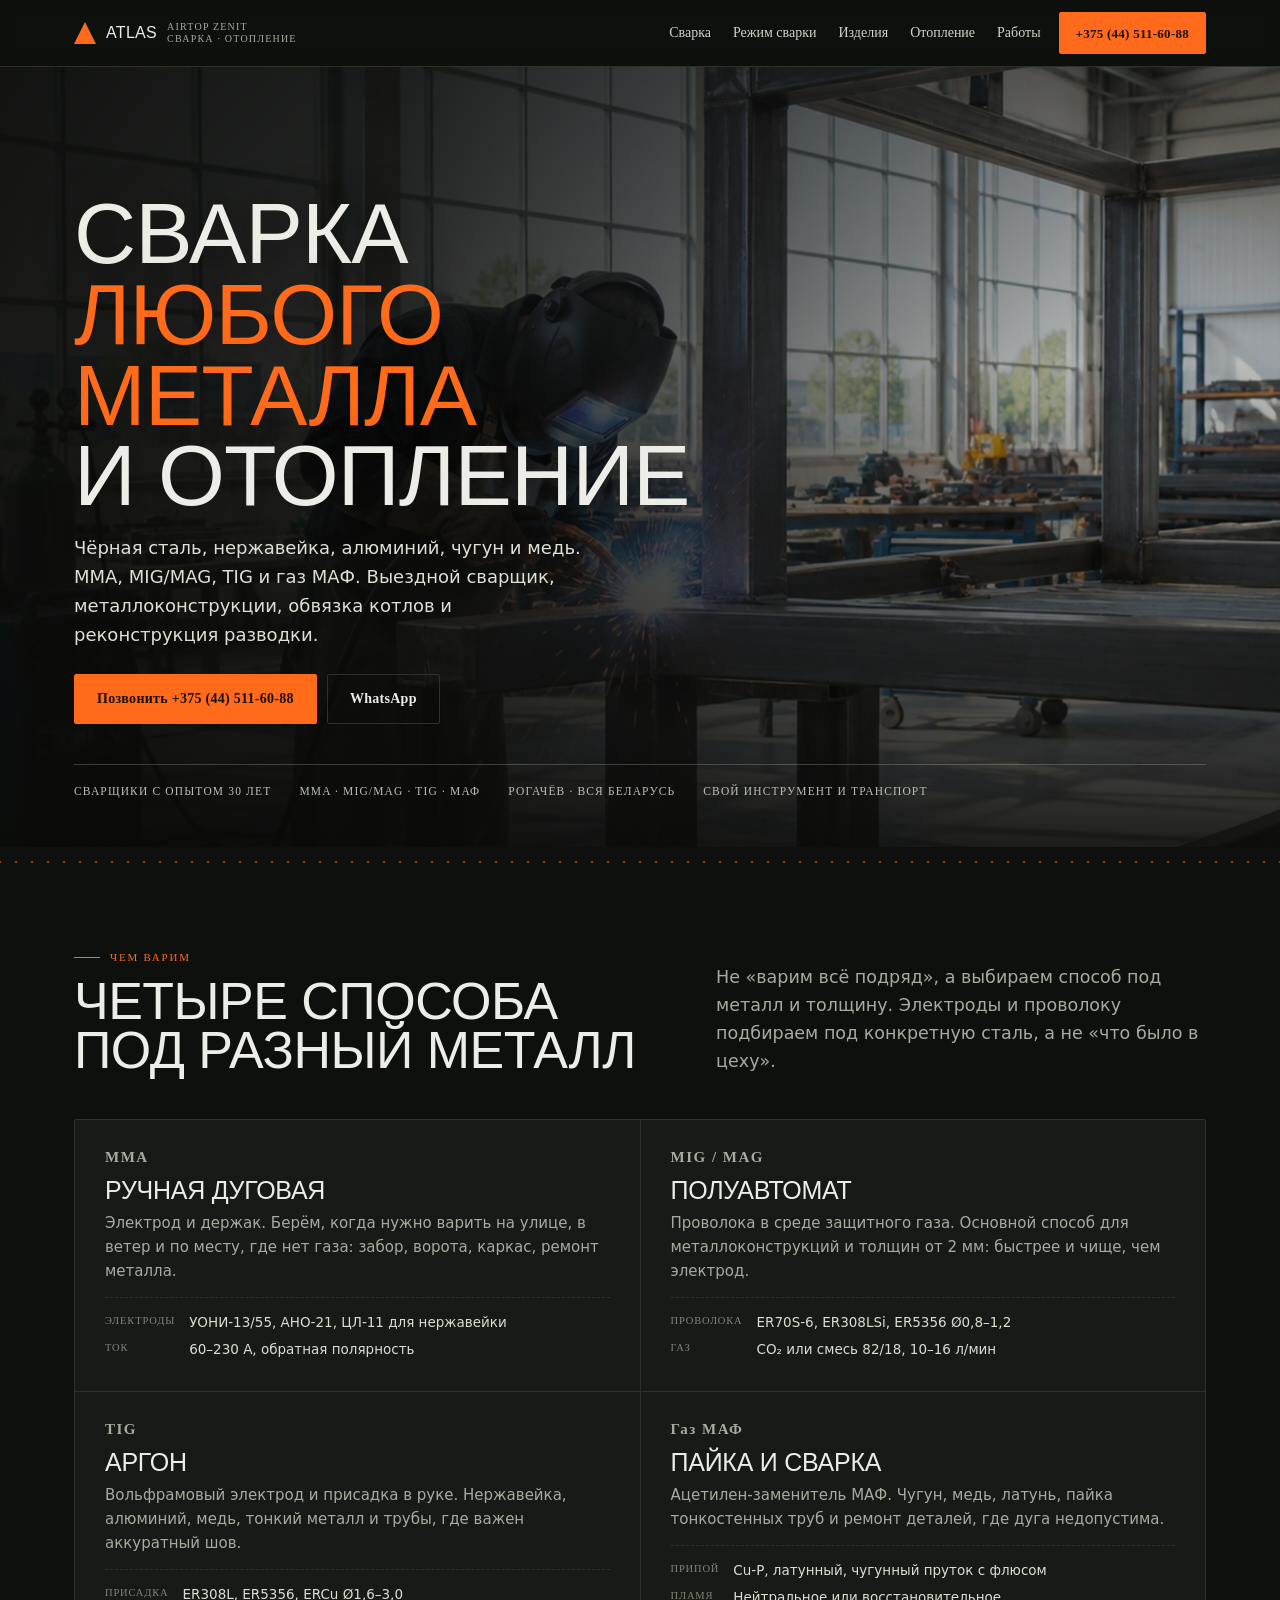
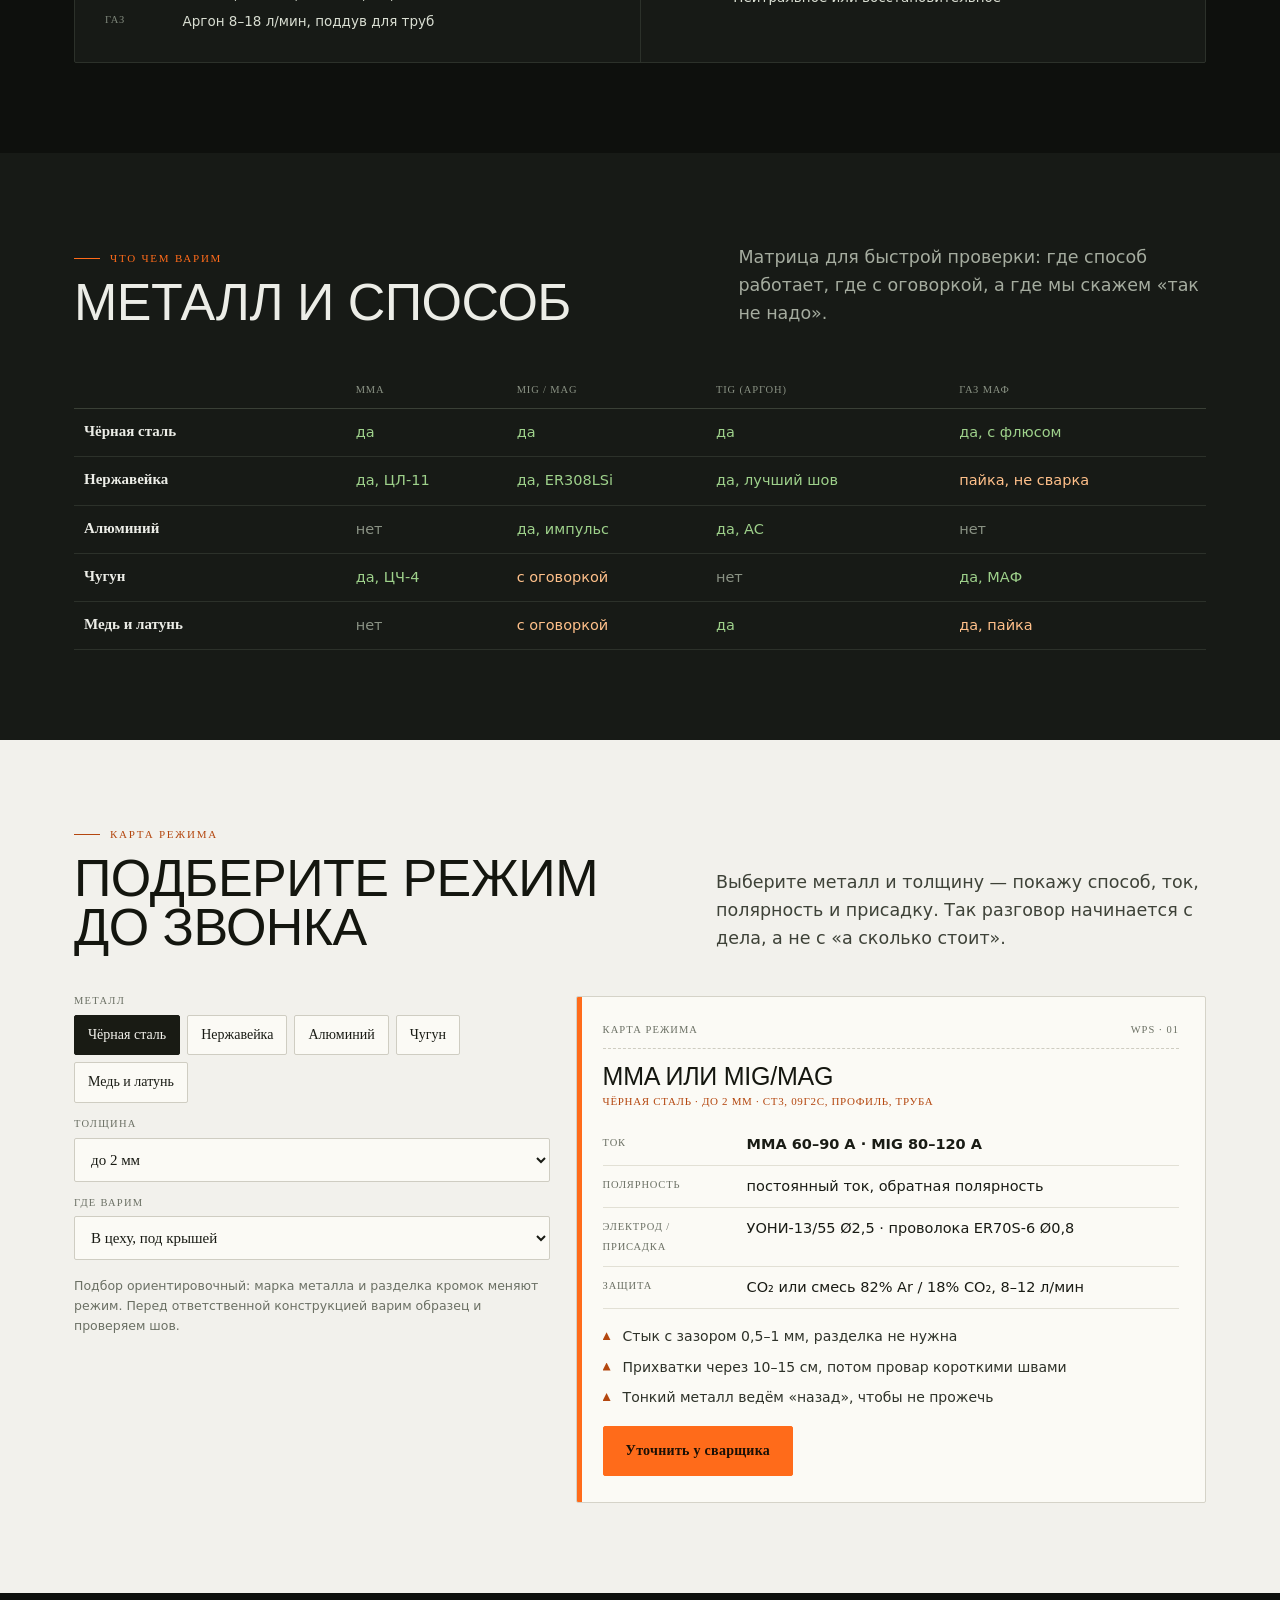
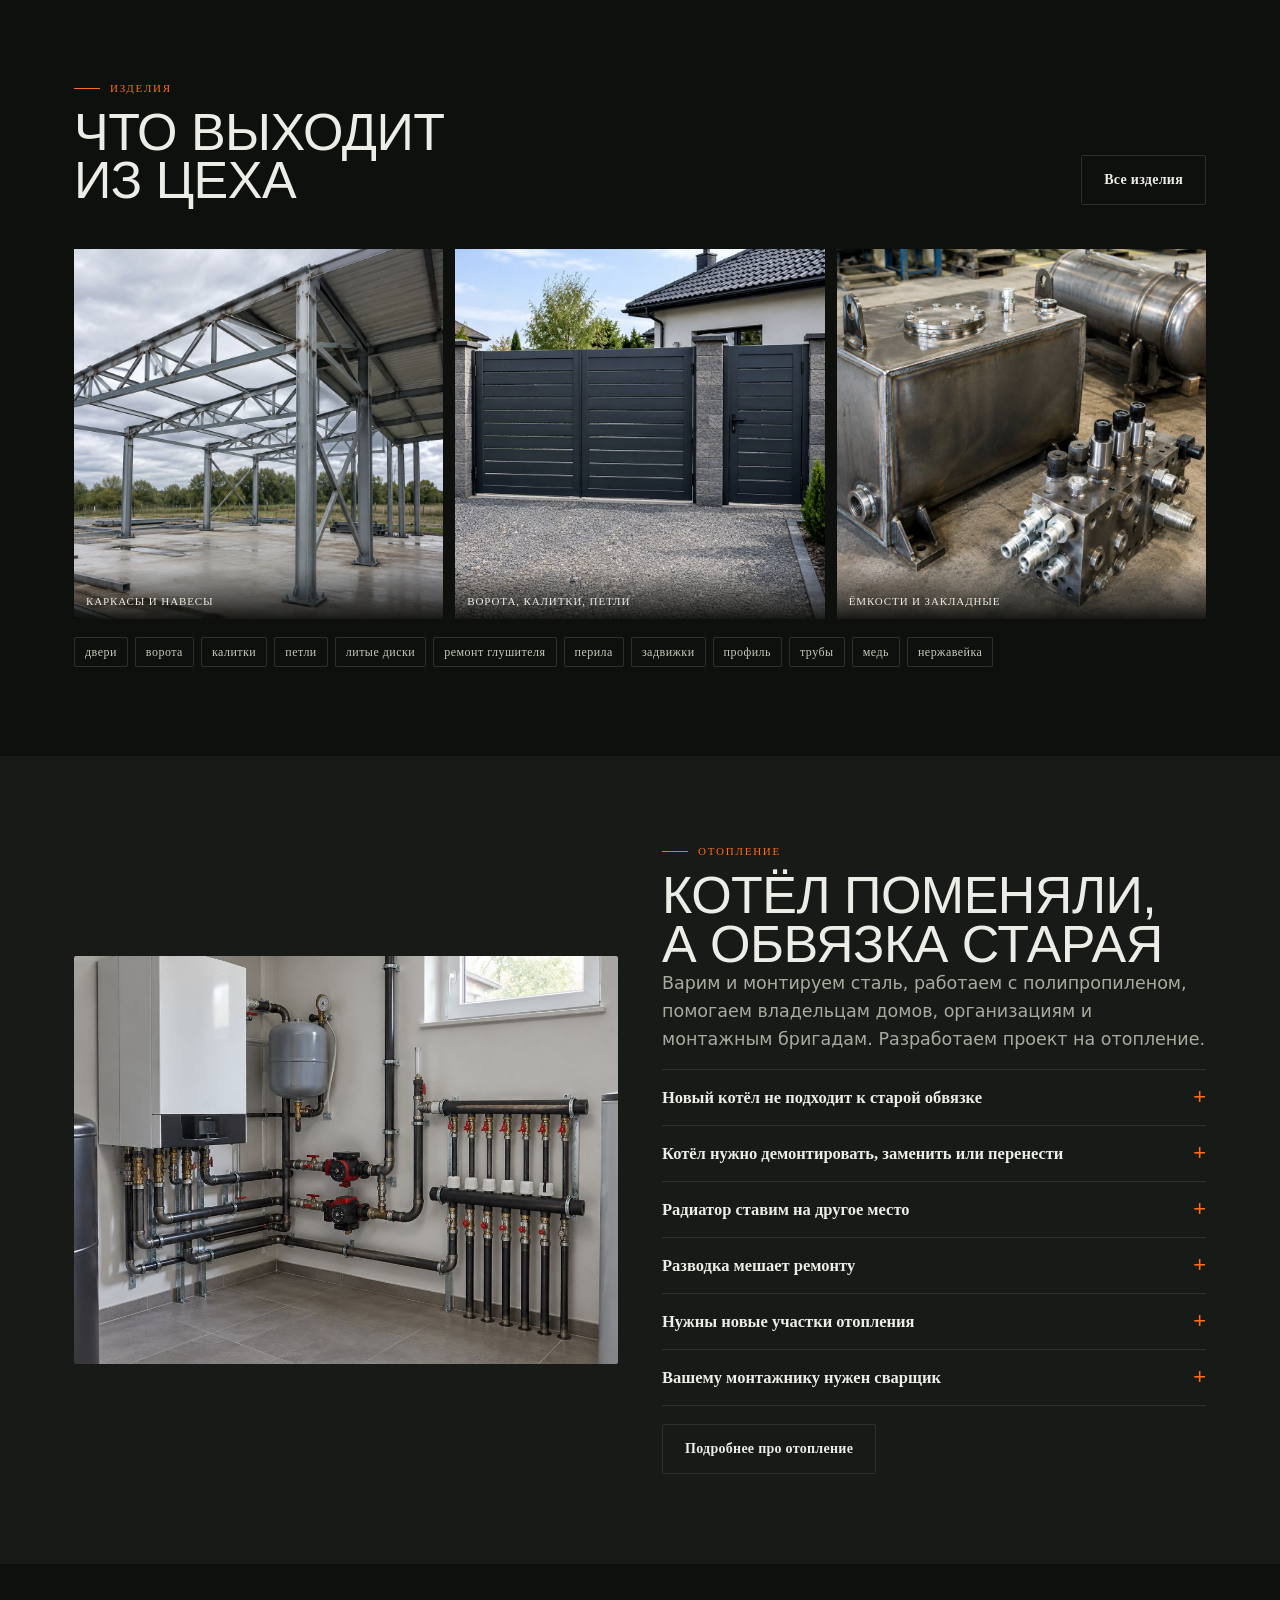
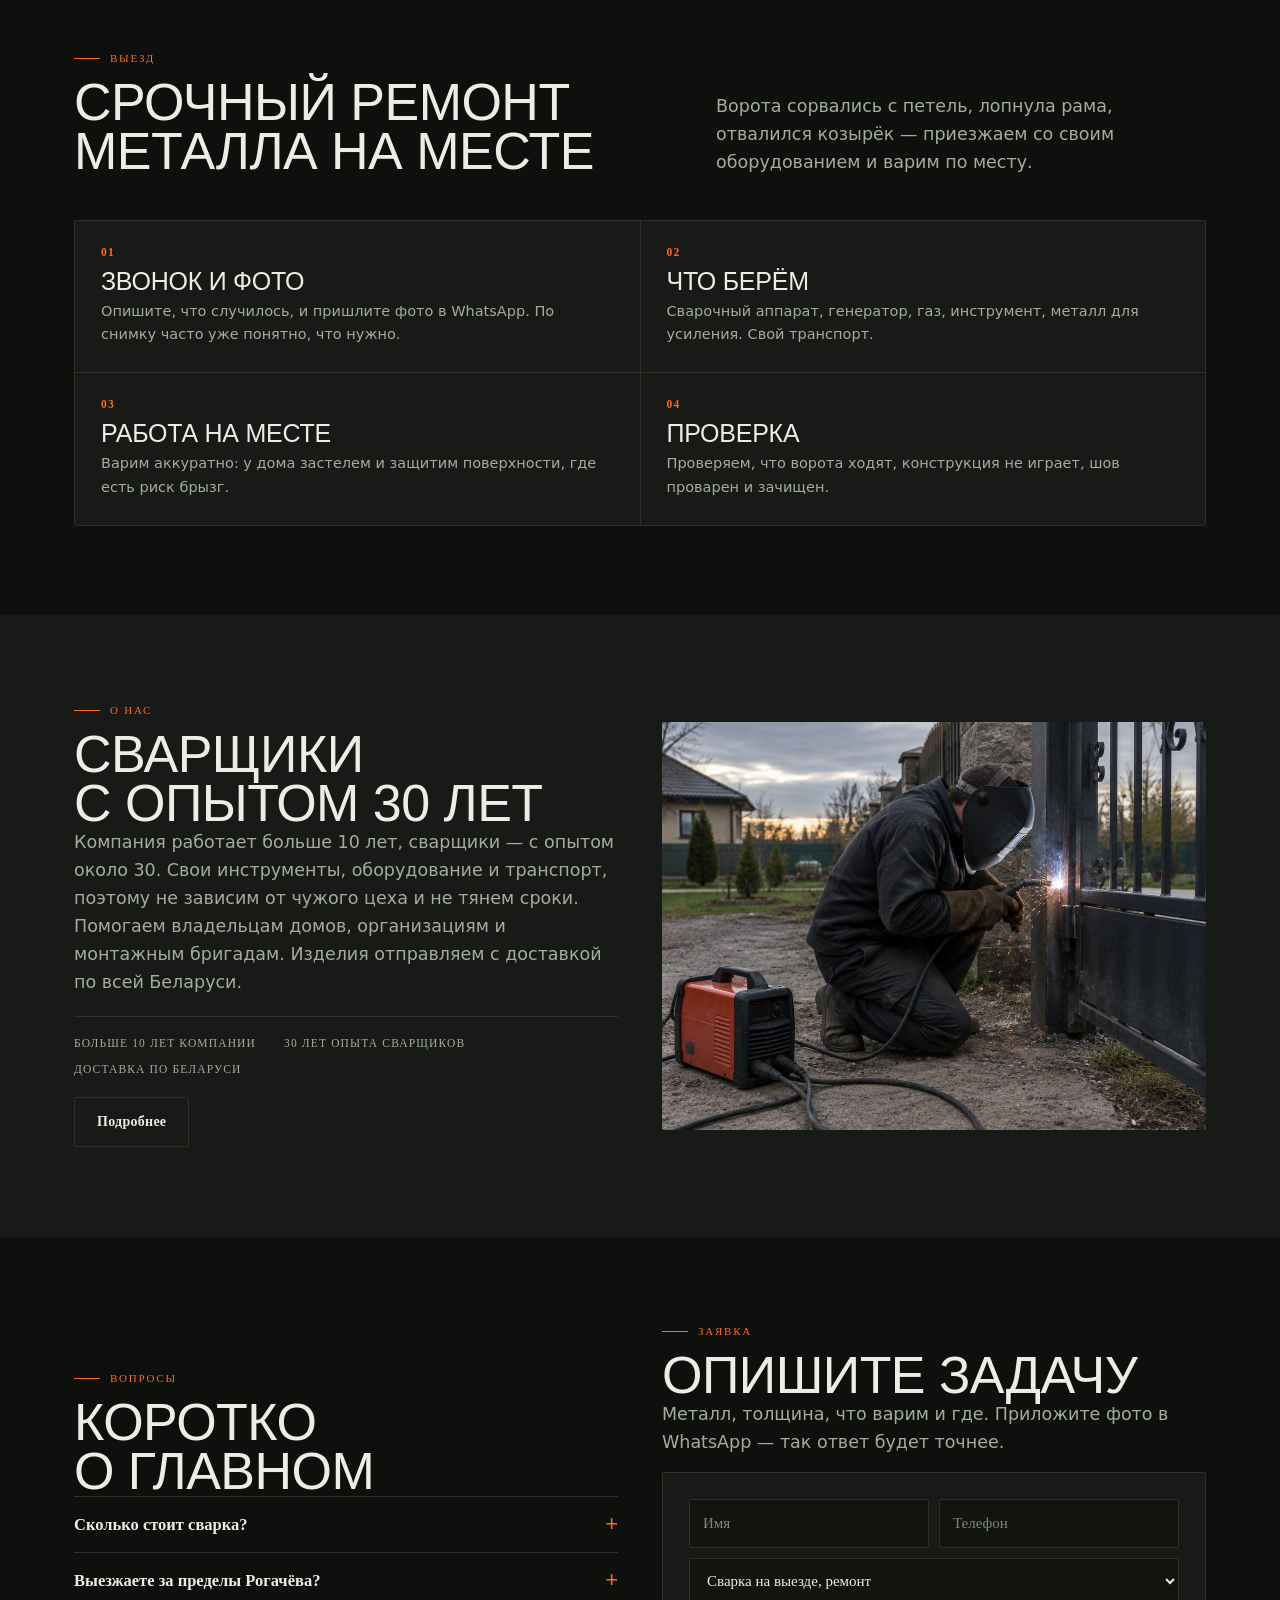
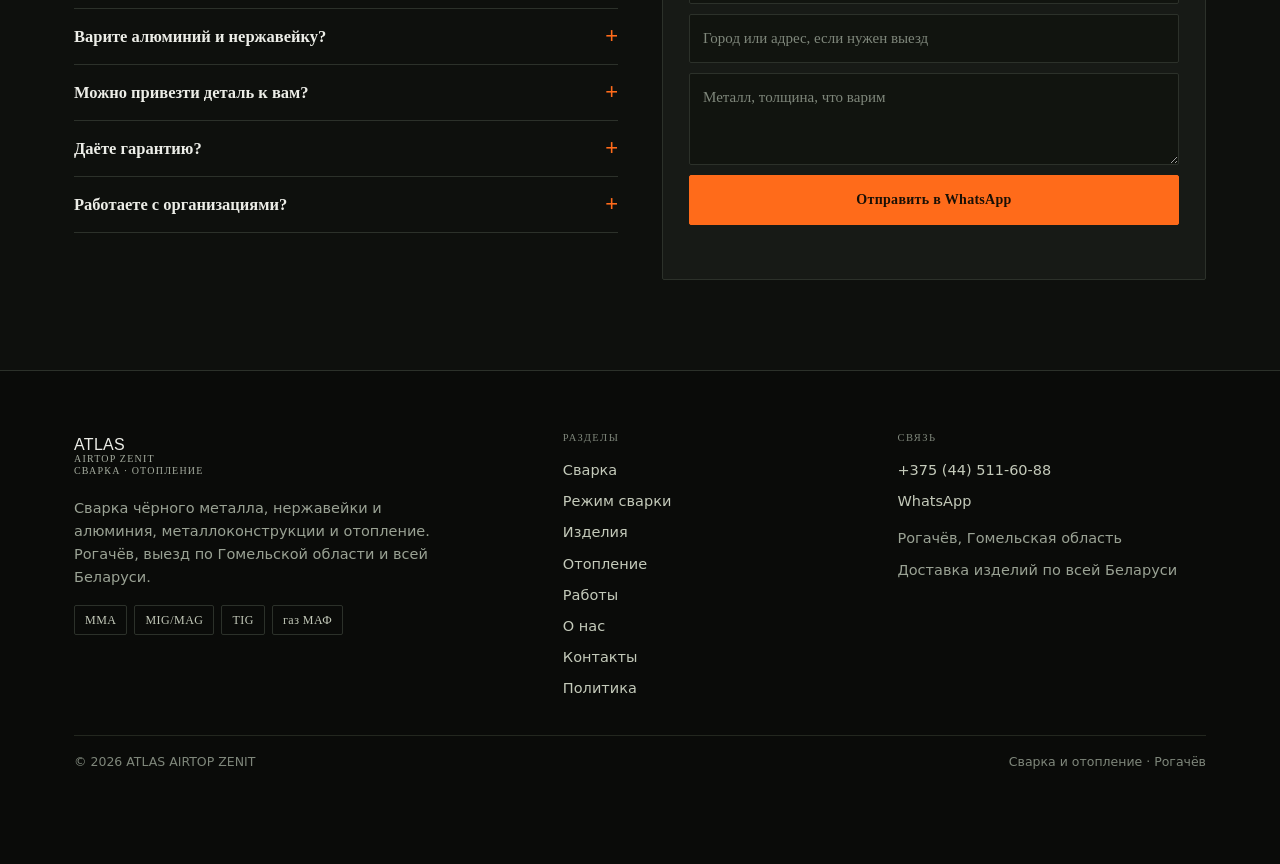
<file: index.html>
<!DOCTYPE html><html lang="ru"><head>
<meta charset="utf-8">
<meta name="viewport" content="width=device-width,initial-scale=1">
<title>Сварка и отопление в Рогачёве — ATLAS AIRTOP ZENIT</title>
<meta name="description" content="Сварка чёрного металла, нержавейки, алюминия и чугуна: MMA, MIG/MAG, TIG, газ МАФ. Металлоконструкции, ворота, ёмкости, монтаж и реконструкция отопления. Рогачёв, выезд по всей Беларуси.">
<meta property="og:title" content="Сварка и отопление в Рогачёве — ATLAS AIRTOP ZENIT"><meta property="og:description" content="Сварка чёрного металла, нержавейки, алюминия и чугуна: MMA, MIG/MAG, TIG, газ МАФ. Металлоконструкции, ворота, ёмкости, монтаж и реконструкция отопления. Рогачёв, выезд по всей Беларуси.">
<meta property="og:type" content="website">
<link rel="preconnect" href="https://fonts.googleapis.com"><link rel="preconnect" href="https://fonts.gstatic.com" crossorigin>
<style>
:root{--steel:#0E100D;--panel:#171A16;--panel2:#1E221C;--line:#2C312A;--ink:#ECEDE7;--mut:#A5AC9F;--arc:#FF6B1A;--arc2:#FFC08A;--paper:#F2F1EC;--paper2:#E6E4DC;--pink:#17140F}
[hidden]{display:none!important}
*,*::before,*::after{box-sizing:border-box}
html{-webkit-text-size-adjust:100%;scroll-behavior:smooth}
body{margin:0;background:var(--steel);color:var(--ink);font:400 17px/1.6 'Golos Text',system-ui,sans-serif;overflow-x:hidden}
img{max-width:100%;display:block}
a{color:inherit;text-decoration:none}
h1,h2,h3{font-family:'Anton',Impact,sans-serif;font-weight:400;text-transform:uppercase;letter-spacing:-.01em;line-height:.94;margin:0}
h1{font-size:clamp(34px,7.4vw,86px);overflow-wrap:break-word;hyphens:auto}
h2{font-size:clamp(27px,4.4vw,52px)}
h3{font-size:clamp(19px,2.2vw,25px);line-height:1.06}
p{margin:0 0 12px}
.wrap{width:100%;max-width:1220px;margin:0 auto;padding:0 clamp(16px,4vw,44px)}
.section{padding:clamp(48px,7vw,96px) 0}
.section--panel{background:var(--panel)}
.section--light{background:var(--paper);color:#14160F}
.section--light h2,.section--light h3{color:#14160F}
.btn{display:inline-flex;align-items:center;justify-content:center;gap:8px;min-height:50px;padding:0 22px;font:600 14px/1 'Golos Text';letter-spacing:.02em;border:1px solid var(--line);color:var(--ink);border-radius:2px;transition:.16s;cursor:pointer;background:transparent}
.btn--arc{background:var(--arc);border-color:var(--arc);color:#191006}
.btn--arc:hover{background:#FF8236;border-color:#FF8236}
.btn--ghost:hover{border-color:var(--arc);color:var(--arc2)}
.top{position:sticky;top:0;z-index:80;background:rgba(14,16,13,.94);border-bottom:1px solid var(--line);backdrop-filter:blur(8px)}
.top__in{display:flex;align-items:center;gap:18px;min-height:66px}
.logo{display:flex;align-items:center;gap:10px;font:400 16px/1 'Anton',Impact,sans-serif;text-transform:uppercase;letter-spacing:.02em;color:var(--ink);white-space:nowrap;min-width:0;overflow:hidden}
.logo i{width:22px;height:22px;flex:none;background:var(--arc);clip-path:polygon(50% 0,100% 100%,0 100%)}
.logo b{font-weight:400}
.logo span{font:500 10px/1.2 'IBM Plex Mono';letter-spacing:.12em;color:var(--mut);display:block}
.nav{display:none;gap:22px;margin-left:auto;font:500 14px/1 'Golos Text';color:#CFD5C9}
.nav a:hover{color:var(--arc)}
.top .btn{margin-left:auto;min-height:42px;padding:0 16px;font-size:13px}
.burger{display:flex;flex-direction:column;justify-content:center;gap:5px;width:44px;height:44px;margin-left:auto;background:none;border:1px solid var(--line);cursor:pointer;padding:0 11px;border-radius:2px}
.burger span{display:block;height:2px;background:var(--ink)}
@media (min-width:1060px){.nav{display:flex}.burger{display:none}.top .btn{margin-left:0}}
.drawer{position:fixed;inset:0;z-index:120;background:rgba(8,9,7,.86)}
.drawer__inner{position:absolute;inset:0;background:var(--panel);padding:26px clamp(18px,5vw,30px);display:flex;flex-direction:column;gap:4px;overflow-y:auto}
.drawer a{font:400 24px/1.2 'Anton',Impact,sans-serif;text-transform:uppercase;padding:13px 0;border-bottom:1px solid var(--line)}
.drawer__close{align-self:flex-end;width:44px;height:44px;font-size:26px;line-height:1;background:none;border:1px solid var(--line);color:var(--ink);cursor:pointer;margin-bottom:10px}
body.is-locked{overflow:hidden}
.hero{position:relative;min-height:min(88vh,760px);display:flex;align-items:flex-end;overflow:hidden;background:#0A0B09}
.hero__bg{position:absolute;inset:0;width:100%;height:100%;object-fit:cover;object-position:50% 45%;opacity:.9}
.hero::after{content:"";position:absolute;inset:0;background:linear-gradient(96deg,rgba(10,11,9,.93) 0%,rgba(10,11,9,.82) 30%,rgba(10,11,9,.5) 56%,rgba(10,11,9,.12) 80%,rgba(10,11,9,.04) 100%),linear-gradient(180deg,rgba(10,11,9,.45) 0%,rgba(10,11,9,.12) 38%,rgba(10,11,9,.5) 74%,rgba(10,11,9,.9) 100%)}
@media (max-width:759px){.hero::after{background:linear-gradient(180deg,rgba(10,11,9,.74) 0%,rgba(10,11,9,.66) 32%,rgba(10,11,9,.8) 64%,rgba(10,11,9,.96) 100%)}}
.hero__in{position:relative;z-index:2;padding-top:clamp(90px,14vh,150px);padding-bottom:clamp(26px,4vw,48px);width:100%}
.hero h1{max-width:16ch;text-shadow:0 4px 40px rgba(0,0,0,.5)}
.hero h1 em{font-style:normal;color:var(--arc)}
.hero__lead{max-width:46ch;margin:18px 0 24px;color:#DCE0D5;font-size:clamp(15px,1.5vw,18px)}
.hero__cta{display:flex;flex-wrap:wrap;gap:10px}
.hero__row{display:flex;flex-wrap:wrap;gap:10px 28px;margin-top:clamp(24px,4vw,40px);padding-top:18px;border-top:1px solid rgba(236,237,231,.22);font:500 11.5px/1.4 'IBM Plex Mono';letter-spacing:.1em;text-transform:uppercase;color:#B9C0B3}
.seam{height:16px;background-repeat:repeat-x;background-size:32px 16px;background-image:url("data:image/svg+xml;charset=utf-8,%3Csvg xmlns='http://www.w3.org/2000/svg' width='32' height='16'%3E%3Cpath d='M0 14a8 8 0 0 0 16 0 8 8 0 0 0 16 0' fill='none' stroke='%23FF6B1A' stroke-width='2' opacity='.55'/%3E%3C/svg%3E")}
.eyebrow{display:flex;align-items:center;gap:10px;font:500 11px/1 'IBM Plex Mono';letter-spacing:.16em;text-transform:uppercase;color:var(--arc);margin:0 0 14px}
.eyebrow::before{content:"";width:26px;height:1px;background:var(--arc);flex:none}
.section--light .eyebrow{color:#B4470F}
.section--light .eyebrow::before{background:#B4470F}
.sec-head{display:flex;flex-wrap:wrap;gap:18px;justify-content:space-between;align-items:end;margin-bottom:clamp(26px,4vw,44px)}
.lede{color:var(--mut);font-size:clamp(15px,1.5vw,17.5px);max-width:56ch;margin:0}
.section--light .lede{color:#3E4238}
</style>
<link rel="stylesheet" href="assets/css/style.v1.css">
<link rel="icon" href="assets/img/favicon.svg" type="image/svg+xml">
</head><body>
<header class="top"><div class="wrap top__in">
  <a class="logo " href="index.html"><i></i><b>ATLAS</b><span>airtop&nbsp;zenit<br>сварка · отопление</span></a>
  <nav class="nav"><a href="svarka.html">Сварка</a><a href="rezhim.html">Режим сварки</a><a href="izdeliya.html">Изделия</a><a href="otoplenie.html">Отопление</a><a href="raboty.html">Работы</a></nav>
  <a class="btn btn--arc" href="tel:+375445116088">+375 (44) 511-60-88</a>
  <button class="burger" id="burger" aria-label="Меню" aria-expanded="false" aria-controls="drawer"><span></span><span></span><span></span></button>
</div></header>
<main>
<section class="hero">
  <img class="hero__bg" src="assets/img/hero.jpg" alt="Сварщик варит сталь, искры и дуга" fetchpriority="high">
  <div class="wrap hero__in">
    <h1>Сварка<br><em>любого металла</em><br>и отопление</h1>
    <p class="hero__lead">Чёрная сталь, нержавейка, алюминий, чугун и медь. MMA, MIG/MAG, TIG и газ МАФ. Выездной сварщик, металлоконструкции, обвязка котлов и реконструкция разводки.</p>
    <div class="hero__cta">
      <a class="btn btn--arc" href="tel:+375445116088">Позвонить +375 (44) 511-60-88</a>
      <a class="btn btn--ghost" href="https://wa.me/375445116088" target="_blank" rel="noopener">WhatsApp</a>
    </div>
    <div class="hero__row"><span>Сварщики с опытом 30 лет</span><span>MMA · MIG/MAG · TIG · МАФ</span><span>Рогачёв · вся Беларусь</span><span>Свой инструмент и транспорт</span></div>
  </div>
</section>
<div class="seam"></div>

<section class="section"><div class="wrap">
  <div class="sec-head"><div><p class="eyebrow">Чем варим</p><h2>Четыре способа<br>под разный металл</h2></div>
  <p class="lede" style="max-width:44ch">Не «варим всё подряд», а выбираем способ под металл и толщину. Электроды и проволоку подбираем под конкретную сталь, а не «что было в цеху».</p></div>
  <div class="methods"><div class="method"><p class="method__code">MMA</p>
<h3>ручная дуговая</h3><p>Электрод и держак. Берём, когда нужно варить на улице, в ветер и по месту, где нет газа: забор, ворота, каркас, ремонт металла.</p>
<dl><dt>Электроды</dt><dd>УОНИ-13/55, АНО-21, ЦЛ-11 для нержавейки</dd><dt>Ток</dt><dd>60–230 А, обратная полярность</dd></dl></div><div class="method"><p class="method__code">MIG / MAG</p>
<h3>полуавтомат</h3><p>Проволока в среде защитного газа. Основной способ для металлоконструкций и толщин от 2 мм: быстрее и чище, чем электрод.</p>
<dl><dt>Проволока</dt><dd>ER70S-6, ER308LSi, ER5356 Ø0,8–1,2</dd><dt>Газ</dt><dd>CO₂ или смесь 82/18, 10–16 л/мин</dd></dl></div><div class="method"><p class="method__code">TIG</p>
<h3>аргон</h3><p>Вольфрамовый электрод и присадка в руке. Нержавейка, алюминий, медь, тонкий металл и трубы, где важен аккуратный шов.</p>
<dl><dt>Присадка</dt><dd>ER308L, ER5356, ERCu Ø1,6–3,0</dd><dt>Газ</dt><dd>Аргон 8–18 л/мин, поддув для труб</dd></dl></div><div class="method"><p class="method__code">Газ МАФ</p>
<h3>пайка и сварка</h3><p>Ацетилен-заменитель МАФ. Чугун, медь, латунь, пайка тонкостенных труб и ремонт деталей, где дуга недопустима.</p>
<dl><dt>Припой</dt><dd>Cu-P, латунный, чугунный пруток с флюсом</dd><dt>Пламя</dt><dd>Нейтральное или восстановительное</dd></dl></div></div>
</div></section>

<section class="section section--panel"><div class="wrap">
  <div class="sec-head"><div><p class="eyebrow">Что чем варим</p><h2>Металл и способ</h2></div>
  <p class="lede" style="max-width:42ch">Матрица для быстрой проверки: где способ работает, где с оговоркой, а где мы скажем «так не надо».</p></div>
  <div class="matrix"><table><thead><tr><th></th><th>MMA</th><th>MIG / MAG</th><th>TIG (аргон)</th><th>Газ МАФ</th></tr></thead><tbody><tr><th scope="row">Чёрная сталь</th><td class="yes">да</td><td class="yes">да</td><td class="yes">да</td><td class="yes">да, с флюсом</td></tr><tr><th scope="row">Нержавейка</th><td class="yes">да, ЦЛ-11</td><td class="yes">да, ER308LSi</td><td class="yes">да, лучший шов</td><td class="warn">пайка, не сварка</td></tr><tr><th scope="row">Алюминий</th><td class="no">нет</td><td class="yes">да, импульс</td><td class="yes">да, AC</td><td class="no">нет</td></tr><tr><th scope="row">Чугун</th><td class="yes">да, ЦЧ-4</td><td class="warn">с оговоркой</td><td class="no">нет</td><td class="yes">да, МАФ</td></tr><tr><th scope="row">Медь и латунь</th><td class="no">нет</td><td class="warn">с оговоркой</td><td class="yes">да</td><td class="warn">да, пайка</td></tr></tbody></table>
<div class="mtable"><div class="mcard"><h4>Чёрная сталь</h4><div><span>MMA</span><span>да</span></div><div><span>MIG/MAG</span><span>да</span></div><div><span>TIG</span><span>да</span></div><div><span>Газ МАФ</span><span>да, с флюсом</span></div></div><div class="mcard"><h4>Нержавейка</h4><div><span>MMA</span><span>да, ЦЛ-11</span></div><div><span>MIG/MAG</span><span>да, ER308LSi</span></div><div><span>TIG</span><span>да, лучший шов</span></div><div><span>Газ МАФ</span><span>пайка, не сварка</span></div></div><div class="mcard"><h4>Алюминий</h4><div><span>MMA</span><span>нет</span></div><div><span>MIG/MAG</span><span>да, импульс</span></div><div><span>TIG</span><span>да, AC</span></div><div><span>Газ МАФ</span><span>нет</span></div></div><div class="mcard"><h4>Чугун</h4><div><span>MMA</span><span>да, ЦЧ-4</span></div><div><span>MIG/MAG</span><span>с оговоркой</span></div><div><span>TIG</span><span>нет</span></div><div><span>Газ МАФ</span><span>да, МАФ</span></div></div><div class="mcard"><h4>Медь и латунь</h4><div><span>MMA</span><span>нет</span></div><div><span>MIG/MAG</span><span>с оговоркой</span></div><div><span>TIG</span><span>да</span></div><div><span>Газ МАФ</span><span>да, пайка</span></div></div></div></div>
</div></section>

<section class="section section--light"><div class="wrap">
  <div class="sec-head"><div><p class="eyebrow">Карта режима</p><h2>Подберите режим<br>до звонка</h2></div>
  <p class="lede" style="max-width:44ch">Выберите металл и толщину — покажу способ, ток, полярность и присадку. Так разговор начинается с дела, а не с «а сколько стоит».</p></div>
  <div class="wps" id="wps">
  <div class="wps__ctrl">
    <div><p class="wps__label">Металл</p><div class="metal" id="metalBtns"><button type="button" aria-pressed="true" data-m="steel">Чёрная сталь</button><button type="button" aria-pressed="false" data-m="stainless">Нержавейка</button><button type="button" aria-pressed="false" data-m="alu">Алюминий</button><button type="button" aria-pressed="false" data-m="cast">Чугун</button><button type="button" aria-pressed="false" data-m="copper">Медь и латунь</button></div></div>
    <div><p class="wps__label">Толщина</p><select id="thickSel" aria-label="Толщина металла"><option value="thin">до 2 мм</option><option value="mid">2–5 мм</option><option value="thick">5–10 мм</option><option value="xl">больше 10 мм</option></select></div>
    <div><p class="wps__label">Где варим</p><select id="placeSel" aria-label="Условия">
      <option value="shop">В цеху, под крышей</option>
      <option value="out">На улице, возможен ветер</option>
      <option value="pipe">Труба под давлением, с поддувом</option>
    </select></div>
    <p class="fineprint" style="margin:0">Подбор ориентировочный: марка металла и разделка кромок меняют режим. Перед ответственной конструкцией варим образец и проверяем шов.</p>
  </div>
  <div class="sheet" id="sheet">
    <div class="sheet__top"><span>Карта режима</span><span id="sheetCode">WPS · 01</span></div>
    <h3 id="sheetMethod">—</h3>
    <p class="sheet__pick" id="sheetPick">—</p>
    <dl class="spec2">
      <div><dt>Ток</dt><dd><b id="outCur">—</b></dd></div>
      <div><dt>Полярность</dt><dd id="outPol">—</dd></div>
      <div><dt>Электрод / присадка</dt><dd id="outFill">—</dd></div>
      <div><dt>Защита</dt><dd id="outGas">—</dd></div>
    </dl>
    <ul class="tips" id="outTips"></ul>
    <div class="warnbox" id="outAvo" hidden></div>
    <a class="btn btn--arc" id="wpsCta" href="https://wa.me/375445116088" target="_blank" rel="noopener">Уточнить у сварщика</a>
  </div>
</div>
<script>window.__MODES__={"steel|thin": {"m": "MMA или MIG/MAG", "c": "MMA 60–90 А · MIG 80–120 А", "p": "постоянный ток, обратная полярность", "f": "УОНИ-13/55 Ø2,5 · проволока ER70S-6 Ø0,8", "g": "CO₂ или смесь 82% Ar / 18% CO₂, 8–12 л/мин", "t": ["Стык с зазором 0,5–1 мм, разделка не нужна", "Прихватки через 10–15 см, потом провар короткими швами", "Тонкий металл ведём «назад», чтобы не прожечь"], "a": "Длинный шов в один проход: металл поведёт, и геометрию уже не вернуть."}, "steel|mid": {"m": "MMA или MAG", "c": "MMA 90–140 А · MAG 120–180 А", "p": "постоянный ток, обратная полярность", "f": "УОНИ-13/55 Ø3,0 · проволока ER70S-6 Ø1,0", "g": "Смесь 82/18 или CO₂, 10–14 л/мин", "t": ["Разделка V при толщине от 4 мм, притупление 1,5–2 мм", "Корень, затем заполнение, между проходами — зачистка", "Межпроходная температура не выше 250 °C"], "a": "Варить по ржавчине и краске: поры и непровар гарантированы."}, "steel|thick": {"m": "MMA или MAG, многопроходно", "c": "MMA 140–190 А · MAG 180–260 А", "p": "постоянный ток, обратная полярность", "f": "УОНИ-13/55 Ø4,0 · ER70S-6 Ø1,2", "g": "Смесь 82/18, 12–16 л/мин", "t": ["Разделка V 60°, притупление 2 мм", "Швы кладём «горкой» или каскадом, чтобы не тянуло", "После каждого прохода — зачистка до металла"], "a": "Заполнять разделку валиком за один раз: не проварится корень."}, "steel|xl": {"m": "MMA корень + заполнение, либо MAG", "c": "Корень 110–140 А · заполнение 170–280 А", "p": "постоянный ток, обратная полярность", "f": "УОНИ-13/55 Ø3,0 корень · Ø4,0–5,0 заполнение", "g": "CO₂ или смесь 82/18, 14–18 л/мин", "t": ["Толщина от 20 мм — подогрев 100–150 °C", "Разделка V или X, притупление 2–3 мм", "Контроль межпроходной температуры и порядок швов"], "a": "Варить без разделки «сверху»: корень останется непроваренным."}, "stainless|thin": {"m": "TIG (аргон), DC−", "c": "40–70 А", "p": "постоянный ток, прямая полярность, горелка на «−»", "f": "ER308L Ø1,6", "g": "Аргон 8–10 л/мин, поддув с обратной стороны трубы", "t": ["Кромки обезжирить ацетоном, oxide снять щёткой по нержавейке", "Малая погонная энергия: короткая дуга, быстрый проход", "Поддув аргона обязателен, иначе шов сгорит изнутри"], "a": "Перегрев: шов начинает «ржаветь» из-за потери стойкости."}, "stainless|mid": {"m": "TIG, либо MIG на смеси 98/2", "c": "TIG 70–110 А · MIG 90–140 А", "p": "постоянный ток, прямая полярность", "f": "ER308L Ø2,0 · ER308LSi Ø0,8–1,0", "g": "Аргон 10 л/мин · смесь 98% Ar / 2% CO₂", "t": ["Присадку подаём в ванну, а не в дугу", "Межпроходная температура до 150 °C", "После сварки — травление или паста, затем промывка"], "a": "MIG на CO₂: углерод из газа портит стойкость нержавейки."}, "stainless|thick": {"m": "TIG многопроходно или MMA", "c": "TIG 100–140 А · MMA 80–110 А", "p": "TIG — прямая полярность, MMA — обратная", "f": "ER308L Ø2,4 · электрод ЦЛ-11 Ø3,0", "g": "Аргон 12 л/мин, поддув при сварке труб", "t": ["Разделка V 60°, притупление 1,5–2 мм", "Даём остыть между проходами, не заливаем подряд", "Зачистка каждого прохода щёткой только по нержавейке"], "a": "Форсировать режим ради скорости: получим прожог и межкристаллитную коррозию."}, "stainless|xl": {"m": "TIG корень + MIG импульс на заполнении", "c": "120–170 А", "p": "прямая полярность", "f": "ER308L Ø2,4 · ER308LSi Ø1,0–1,2", "g": "Аргон или смесь 98/2, 12–16 л/мин", "t": ["Корень TIG с поддувом, заполнение — импульсным MIG", "Подогрев не нужен, важна межпроходная температура", "Толщины от 12 мм варим в цеху, не на улице"], "a": "Сварка на сквозняке без поддува: корень выгорит, изнутри будет окалина."}, "alu|thin": {"m": "TIG на переменном токе (AC)", "c": "45–80 А", "p": "переменный ток, баланс очистки 30–40%", "f": "ER5356 или ER4043 Ø1,6", "g": "Аргон 10–12 л/мин", "t": ["Снять оксид щёткой, которая работает только по алюминию", "Присадку подаём быстро, ванна живёт секунды", "Прихватки через 3–5 см: металл ведёт от нагрева"], "a": "Варить алюминий электродом (MMA): оксид не даст провара."}, "alu|mid": {"m": "TIG AC или MIG импульс", "c": "TIG 80–140 А · MIG 130–190 А", "p": "переменный ток для TIG", "f": "ER5356 Ø2,0–2,4 · Ø1,2 для MIG", "g": "Аргон 12–14 л/мин", "t": ["Частоту переменного тока поднимаем на тонком, снижаем на толстом", "Прокладка из нержавейки под шов удерживает ванну", "Чистим шов после сварки, чтобы убрать сажу"], "a": "Экономить на газе: пористость в алюминии видно сразу."}, "alu|thick": {"m": "MIG импульс, подогрев", "c": "180–260 А", "p": "постоянный ток, обратная полярность", "f": "ER5356 Ø1,2", "g": "Аргон 14–18 л/мин", "t": ["Подогрев 80–120 °C перед сваркой", "Разделка V, притупление 2 мм", "Импульсный режим, чтобы не прожечь и проварить корень"], "a": "Варить на «голом» постоянном токе без импульса: прожог и брызги."}, "alu|xl": {"m": "MIG импульс, подогрев, цех", "c": "240–320 А", "p": "постоянный ток, обратная полярность", "f": "ER5356 Ø1,2–1,6", "g": "Аргон 18–20 л/мин", "t": ["Подогрев 100–150 °C и контроль температуры между проходами", "Подкладка или поддув: ванна очень текучая", "Толщины больше 12 мм берём в работу в цеху"], "a": "Обещать такой шов «на выезде у забора»: нужен подогрев и стабильная защита."}, "cast|thin": {"m": "Газовая пайка МАФ или холодная сварка", "c": "90–120 А при MMA", "p": "постоянный ток, обратная полярность", "f": "ЦЧ-4 Ø3,0 · чугунный пруток с флюсом", "g": "Пламя МАФ, восстановительная зона", "t": ["Шов короткими участками 20–30 мм с проковкой", "Деталь подогреваем до 300–400 °C перед сваркой", "Охлаждаем медленно: под слоем асбеста или в песке"], "a": "Резкое охлаждение и длинные швы: чугун трескается рядом со швом."}, "cast|mid": {"m": "Газовая пайка МАФ или MMA холодным способом", "c": "90–130 А", "p": "постоянный ток, обратная полярность", "f": "ЦЧ-4 Ø3,0–4,0 · пруток с флюсом", "g": "МАФ, нейтральное пламя", "t": ["Кромки разделать, снять графит до блеска", "Варим участками, даём остыть до 60–80 °C", "Проковка шва молотком снижает напряжения"], "a": "Варить сплошным швом на весу: трещина пойдёт по основному металлу."}, "cast|thick": {"m": "Горячая сварка с подогревом", "c": "120–160 А", "p": "постоянный ток, обратная полярность", "f": "ЦЧ-4 · пруток чугунный", "g": "МАФ или MMA с подогревом", "t": ["Подогрев 400–500 °C по всей детали, не локально", "Сварка в один слой с проковкой", "Медленное охлаждение в термосе или песке"], "a": "Локальный нагрев толстой детали: напряжения и трещины по кромке."}, "cast|xl": {"m": "Горячая сварка, цех", "c": "140–180 А", "p": "постоянный ток, обратная полярность", "f": "ЦЧ-4 Ø4,0 · пруток с флюсом", "g": "МАФ, нейтральное или восстановительное пламя", "t": ["Полный подогрев детали до 400–600 °C", "Сварка блоками, проковка, контроль температуры", "Остывание в течение нескольких часов"], "a": "Браться за такой ремонт без печи и контроля: проще заменить деталь."}, "copper|thin": {"m": "TIG DC− или пайка", "c": "50–90 А", "p": "постоянный ток, прямая полярность", "f": "ERCu Ø1,6–2,0 · при пайке — Cu-P припой", "g": "Аргон 8–10 л/мин", "t": ["Медь отводит тепло: мощность выше, чем кажется нужной", "Кромки зачищаем до блеска, обезжириваем", "Пайка часто выгоднее сварки на трубках малого диаметра"], "a": "Экономить на зачистке: медь мгновенно отдаёт тепло и окисляется."}, "copper|mid": {"m": "TIG DC− с подогревом", "c": "90–140 А", "p": "постоянный ток, прямая полярность", "f": "ERCu или ERCuSi-A Ø2,0–3,0", "g": "Аргон 10–12 л/мин", "t": ["Подогрев 200–300 °C облегчает ванну", "Присадку подаём без обрыва дуги", "После сварки — зачистка и промывка от флюса"], "a": "Перегревать латунь: цинк испаряется, шов становится пористым."}, "copper|thick": {"m": "TIG с подогревом", "c": "120–170 А", "p": "постоянный ток, прямая полярность", "f": "ERCu Ø3,0", "g": "Аргон 12–14 л/мин", "t": ["Подогрев 250–350 °C, контроль по цвету", "Разделка U или V, притупление 2 мм", "Многопроходно с зачисткой между проходами"], "a": "Варить без подогрева: тепла уходит в массив детали, провара нет."}, "copper|xl": {"m": "TIG или газовая сварка с подогревом", "c": "150–220 А", "p": "прямая полярность", "f": "ERCu Ø3,0–4,0", "g": "Аргон 14–18 л/мин, поддув для толстостенных", "t": ["Подогрев 300–400 °C, лучше в цеху", "Сварка блоками с проковкой", "Контроль температуры между проходами"], "a": "Работать с толстой медью на улице: не удержать температуру."}};window.__METALS__=[["steel", "Чёрная сталь", "Ст3, 09Г2С, профиль, труба"], ["stainless", "Нержавейка", "AISI 304, 321, 12Х18Н10Т"], ["alu", "Алюминий", "АМг2, АМЦ, АД31"], ["cast", "Чугун", "СЧ20, ВЧ50, корпуса"], ["copper", "Медь и латунь", "трубы, теплообменники"]];window.__THICKS__=[["thin", "до 2 мм"], ["mid", "2–5 мм"], ["thick", "5–10 мм"], ["xl", "больше 10 мм"]];</script>
</div></section>

<section class="section"><div class="wrap">
  <div class="sec-head"><div><p class="eyebrow">Изделия</p><h2>Что выходит<br>из цеха</h2></div>
  <a class="btn btn--ghost" href="izdeliya.html">Все изделия</a></div>
  <div class="works">
    <figure><img src="assets/img/karkas.jpg" alt="Металлокаркас и навес" loading="lazy"><figcaption>Каркасы и навесы</figcaption></figure>
    <figure><img src="assets/img/vorota.jpg" alt="Ворота и калитка" loading="lazy"><figcaption>Ворота, калитки, петли</figcaption></figure>
    <figure><img src="assets/img/rezerv.jpg" alt="Резервуар и гидрострелка" loading="lazy"><figcaption>Ёмкости и закладные</figcaption></figure>
  </div>
  <div class="tags"><span>двери</span><span>ворота</span><span>калитки</span><span>петли</span><span>литые диски</span><span>ремонт глушителя</span><span>перила</span><span>задвижки</span><span>профиль</span><span>трубы</span><span>медь</span><span>нержавейка</span></div>
</div></section>

<section class="section section--panel"><div class="wrap split">
  <div><img src="assets/img/boiler.jpg" alt="Котельная: новый котёл и сварные трубы" loading="lazy" style="aspect-ratio:4/3"></div>
  <div><p class="eyebrow">Отопление</p><h2>Котёл поменяли,<br>а обвязка старая</h2>
    <p class="lede" style="margin-bottom:16px">Варим и монтируем сталь, работаем с полипропиленом, помогаем владельцам домов, организациям и монтажным бригадам. Разработаем проект на отопление.</p>
    <div class="acc"><details><summary>Новый котёл не подходит к старой обвязке</summary><p>Перевариваем трубы и меняем подключения под новый котёл, сохраняя остальную систему.</p></details><details><summary>Котёл нужно демонтировать, заменить или перенести</summary><p>Демонтаж, переделка трубной части, новый участок и подключение.</p></details><details><summary>Радиатор ставим на другое место</summary><p>Переносим с подводкой, при необходимости меняем радиатор.</p></details><details><summary>Разводка мешает ремонту</summary><p>Переделываем участок так, чтобы он не мешал и не терял в гидравлике.</p></details><details><summary>Нужны новые участки отопления</summary><p>Монтируем и соединяем с действующей системой, врезка без остановки на сутки.</p></details><details><summary>Вашему монтажнику нужен сварщик</summary><p>Выходим на объект к вашей бригаде: сварка стальных труб, узлы, регистры.</p></details></div>
    <a class="btn btn--ghost" href="otoplenie.html" style="margin-top:18px">Подробнее про отопление</a></div>
</div></section>

<section class="section"><div class="wrap">
  <div class="sec-head"><div><p class="eyebrow">Выезд</p><h2>Срочный ремонт<br>металла на месте</h2></div>
  <p class="lede" style="max-width:44ch">Ворота сорвались с петель, лопнула рама, отвалился козырёк — приезжаем со своим оборудованием и варим по месту.</p></div>
  <div class="steps">
    <div class="step"><h3>Звонок и фото</h3><p>Опишите, что случилось, и пришлите фото в WhatsApp. По снимку часто уже понятно, что нужно.</p></div>
    <div class="step"><h3>Что берём</h3><p>Сварочный аппарат, генератор, газ, инструмент, металл для усиления. Свой транспорт.</p></div>
    <div class="step"><h3>Работа на месте</h3><p>Варим аккуратно: у дома застелем и защитим поверхности, где есть риск брызг.</p></div>
    <div class="step"><h3>Проверка</h3><p>Проверяем, что ворота ходят, конструкция не играет, шов проварен и зачищен.</p></div>
  </div>
</div></section>

<section class="section section--panel"><div class="wrap split">
  <div><p class="eyebrow">О нас</p><h2>Сварщики<br>с опытом 30 лет</h2>
    <p class="lede">Компания работает больше 10 лет, сварщики — с опытом около 30. Свои инструменты, оборудование и транспорт, поэтому не зависим от чужого цеха и не тянем сроки. Помогаем владельцам домов, организациям и монтажным бригадам. Изделия отправляем с доставкой по всей Беларуси.</p>
    <div class="hero__row" style="border-color:var(--line);color:#A5AC9F;margin-top:20px"><span>Больше 10 лет компании</span><span>30 лет опыта сварщиков</span><span>Доставка по Беларуси</span></div>
    <a class="btn btn--ghost" href="o-kompanii.html" style="margin-top:20px">Подробнее</a></div>
  <div><img src="assets/img/vyezd.jpg" alt="Выездной сварщик у ворот" loading="lazy" style="aspect-ratio:4/3"></div>
</div></section>

<section class="section"><div class="wrap split">
  <div><p class="eyebrow">Вопросы</p><h2>Коротко<br>о главном</h2>
    <div class="acc"><details><summary>Сколько стоит сварка?</summary><p>Зависит от металла, толщины, длины шва и выезда. Называем цену после фото или осмотра: за «шов 1 см» и «шов по кругу на резервуаре» платить одинаково никто не должен.</p></details><details><summary>Выезжаете за пределы Рогачёва?</summary><p>Да, работаем по Гомельской области и всей Беларуси. Дальние выезды обсуждаем отдельно, с учётом дороги.</p></details><details><summary>Варите алюминий и нержавейку?</summary><p>Да. Алюминий — TIG на переменном токе или импульсный MIG. Нержавейку — TIG с поддувом аргона, чтобы шов не потерял стойкость.</p></details><details><summary>Можно привезти деталь к вам?</summary><p>Можно, и для сложных вещей это лучше: в цеху есть подогрев, стол и возможность проверить шов.</p></details><details><summary>Даёте гарантию?</summary><p>На сварные соединения и монтаж даём гарантию. Если шов потечёт или конструкция поведёт — вернёмся и исправим.</p></details><details><summary>Работаете с организациями?</summary><p>Да, по договору и безналичному расчёту. Для монтажных бригад — сварщик на объект по часам.</p></details></div>
  </div>
  <div><p class="eyebrow">Заявка</p><h2>Опишите задачу</h2>
    <p class="lede" style="margin-bottom:16px">Металл, толщина, что варим и где. Приложите фото в WhatsApp — так ответ будет точнее.</p>
    <form class="form" id="leadForm" novalidate>
  <input name="name" placeholder="Имя" aria-label="Имя" required>
  <input name="phone" placeholder="Телефон" aria-label="Телефон" inputmode="tel" required>
  <select name="task" class="full" aria-label="Что нужно">
    <option>Сварка на выезде, ремонт</option>
    <option>Металлоконструкции: каркас, навес</option>
    <option>Ворота, калитки, петли</option>
    <option>Нержавейка или алюминий, TIG</option>
    <option>Ёмкость, резервуар, гидрострелка</option>
    <option>Отопление: котёл, радиаторы, трубы</option>
    <option>Другое</option>
  </select>
  <input name="obj" class="full" placeholder="Город или адрес, если нужен выезд" aria-label="Адрес">
  <textarea name="msg" class="full" placeholder="Металл, толщина, что варим" aria-label="Задача"></textarea>
  <button class="btn btn--arc full" type="submit">Отправить в WhatsApp</button>
  <div class="form__msg" id="formMsg" role="status"></div>
</form></div>
</div></section>
</main>
<div class="drawer" id="drawer" hidden>
  <div class="drawer__inner" role="dialog" aria-modal="true" aria-label="Меню">
    <button class="drawer__close" id="drawerClose" aria-label="Закрыть меню">×</button>
    <a href="svarka.html">Сварка</a><a href="rezhim.html">Режим сварки</a><a href="izdeliya.html">Изделия</a><a href="otoplenie.html">Отопление</a><a href="raboty.html">Работы</a><a href="o-kompanii.html">О нас</a><a href="kontakty.html">Контакты</a>
    <a href="tel:+375445116088" style="color:var(--arc)">+375 (44) 511-60-88</a>
  </div>
</div>
<footer class="foot"><div class="wrap"><div class="foot__grid">
  <div><a class="logo " href="index.html"><i></i><b>ATLAS</b><span>airtop&nbsp;zenit<br>сварка · отопление</span></a>
    <p style="margin:16px 0 0;max-width:40ch;color:#9AA294">Сварка чёрного металла, нержавейки и алюминия, металлоконструкции и отопление. Рогачёв, выезд по Гомельской области и всей Беларуси.</p>
    <div class="tags" style="margin-top:16px"><span>MMA</span><span>MIG/MAG</span><span>TIG</span><span>газ МАФ</span></div></div>
  <div><h4>Разделы</h4><a href="svarka.html">Сварка</a><a href="rezhim.html">Режим сварки</a><a href="izdeliya.html">Изделия</a><a href="otoplenie.html">Отопление</a><a href="raboty.html">Работы</a><a href="o-kompanii.html">О нас</a><a href="kontakty.html">Контакты</a><a href="politika.html">Политика</a></div>
  <div><h4>Связь</h4><a href="tel:+375445116088">+375 (44) 511-60-88</a>
    <a href="https://wa.me/375445116088" target="_blank" rel="noopener">WhatsApp</a>
    <p style="margin:10px 0 0;color:#9AA294">Рогачёв, Гомельская область</p>
    <p style="margin:8px 0 0;color:#9AA294">Доставка изделий по всей Беларуси</p></div>
</div>
<div class="foot__b"><span>© 2026 ATLAS AIRTOP ZENIT</span><span>Сварка и отопление · Рогачёв</span></div>
</div></footer>
<div class="fbar">
  <a class="btn btn--arc" href="tel:+375445116088">Позвонить</a>
  <a class="btn btn--ghost" href="https://wa.me/375445116088" target="_blank" rel="noopener">WhatsApp</a>
  <a class="btn btn--ghost" href="rezhim.html">Режим</a>
</div>
<script src="assets/js/main.v1.js"></script>
</file>
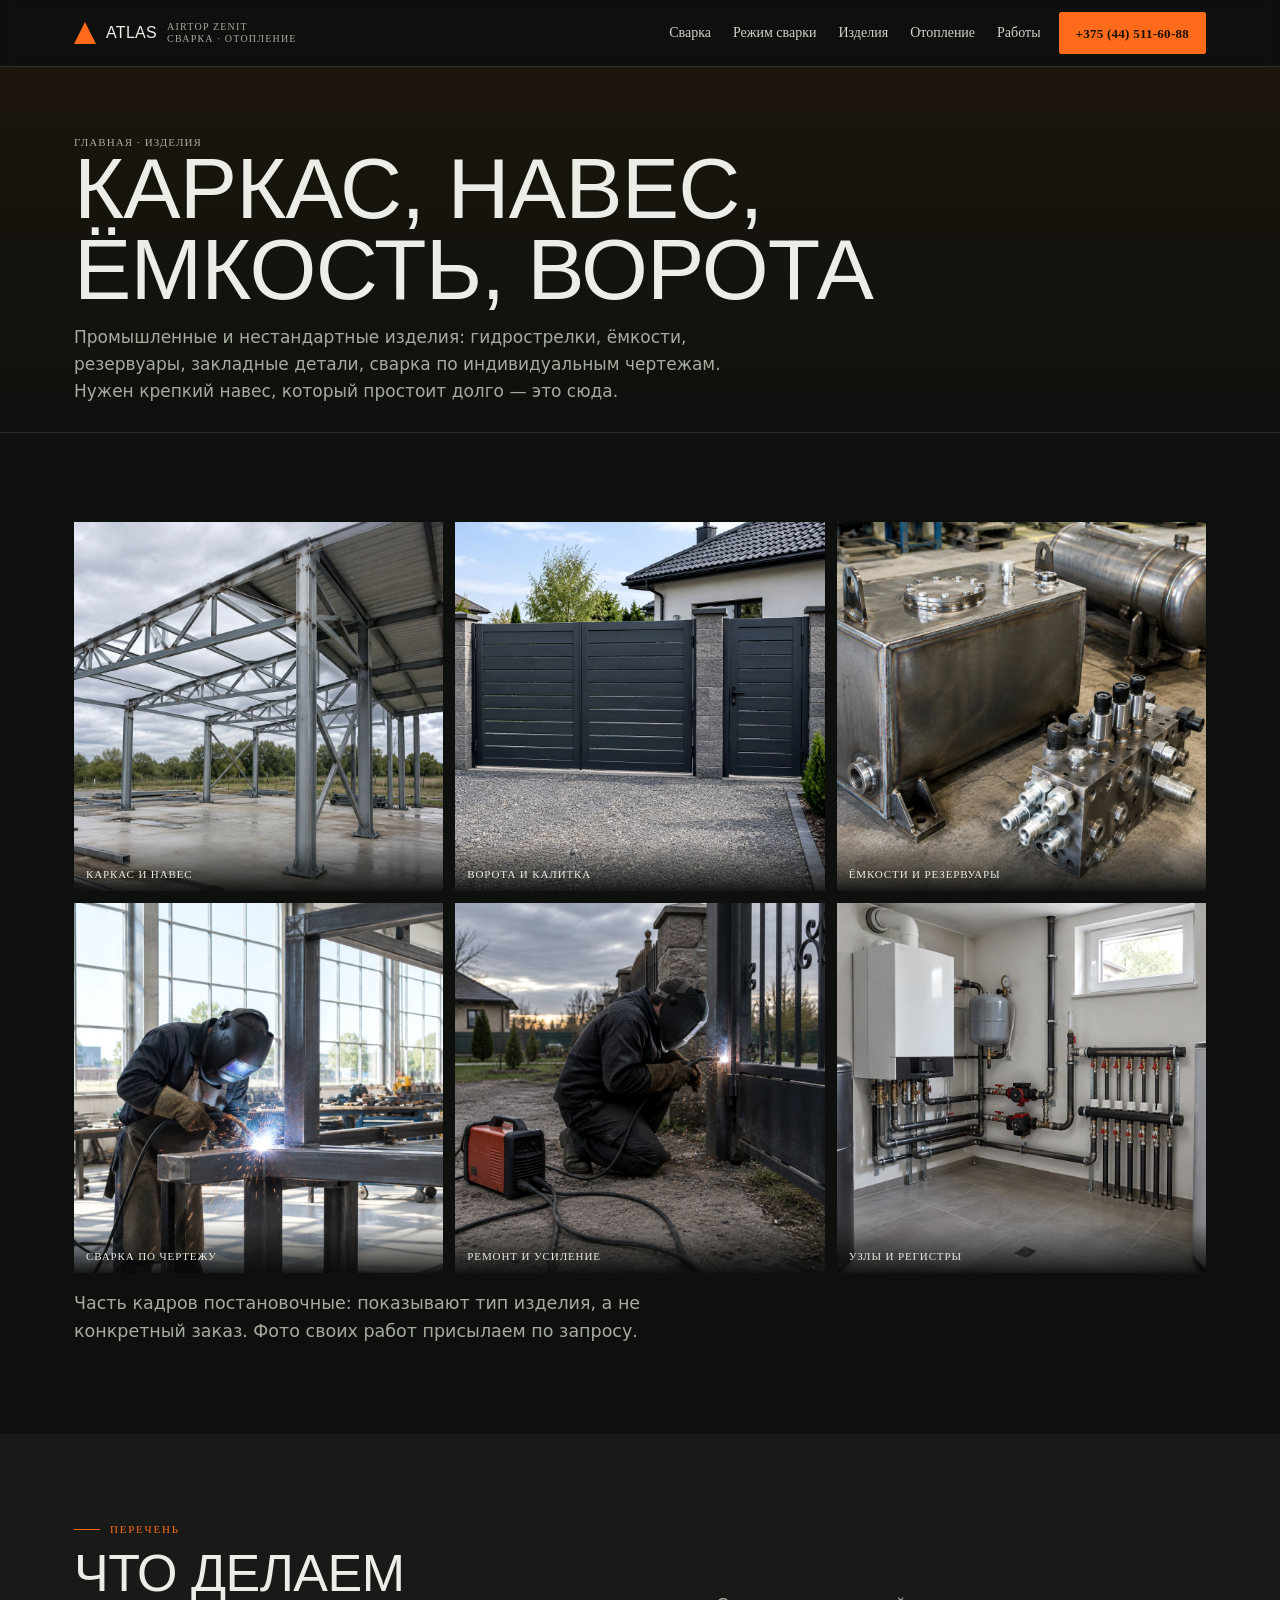
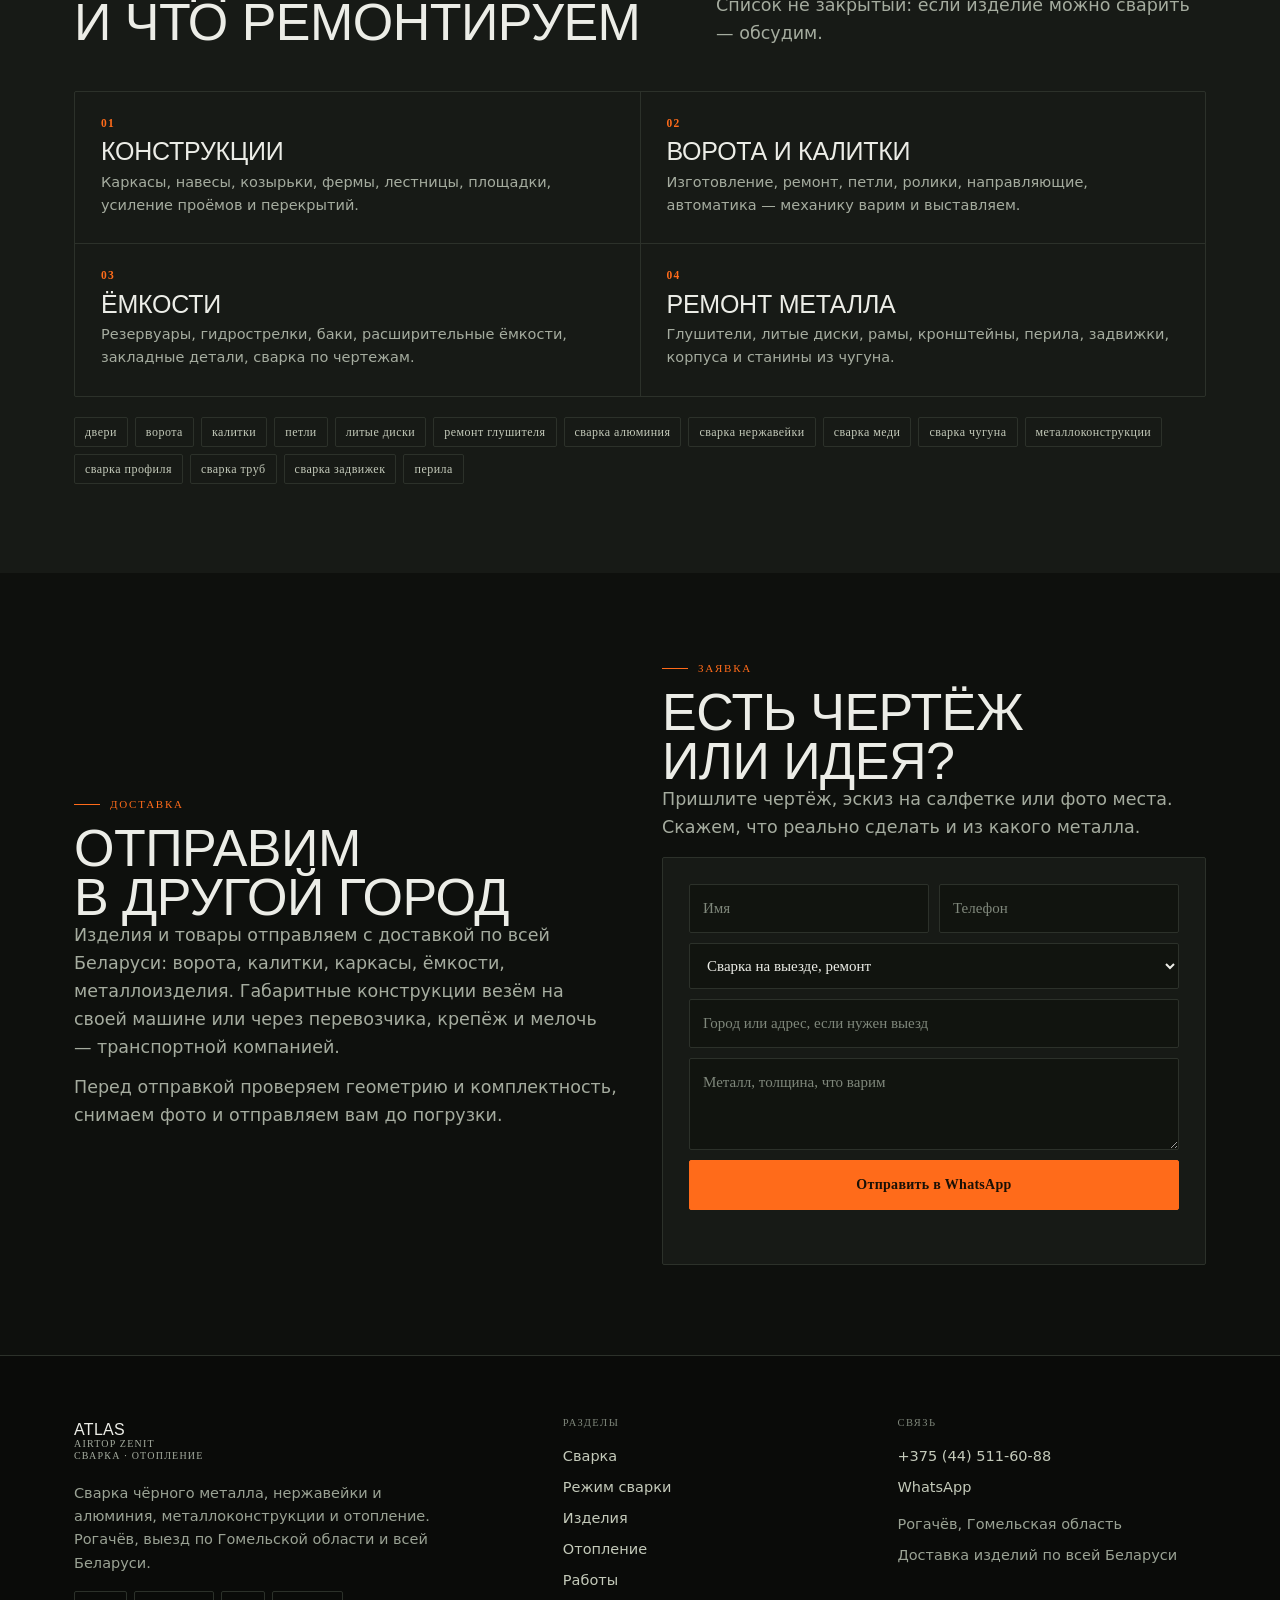
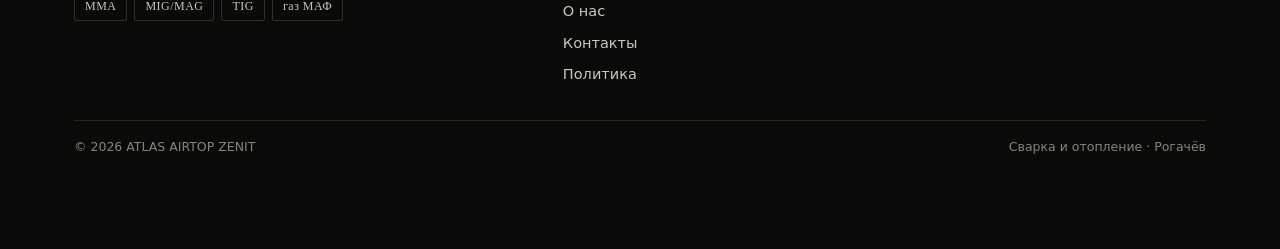
<file: izdeliya.html>
<!DOCTYPE html><html lang="ru"><head>
<meta charset="utf-8">
<meta name="viewport" content="width=device-width,initial-scale=1">
<title>Изделия и конструкции — каркасы, навесы, ворота, ёмкости</title>
<meta name="description" content="Металлоконструкции и изделия на заказ: каркасы, навесы, ворота, калитки, перила, ёмкости, гидрострелки, резервуары, закладные детали. Сварка по вашим чертежам, доставка по Беларуси.">
<meta property="og:title" content="Изделия и конструкции — каркасы, навесы, ворота, ёмкости"><meta property="og:description" content="Металлоконструкции и изделия на заказ: каркасы, навесы, ворота, калитки, перила, ёмкости, гидрострелки, резервуары, закладные детали. Сварка по вашим чертежам, доставка по Беларуси.">
<meta property="og:type" content="website">
<link rel="preconnect" href="https://fonts.googleapis.com"><link rel="preconnect" href="https://fonts.gstatic.com" crossorigin>
<style>
:root{--steel:#0E100D;--panel:#171A16;--panel2:#1E221C;--line:#2C312A;--ink:#ECEDE7;--mut:#A5AC9F;--arc:#FF6B1A;--arc2:#FFC08A;--paper:#F2F1EC;--paper2:#E6E4DC;--pink:#17140F}
[hidden]{display:none!important}
*,*::before,*::after{box-sizing:border-box}
html{-webkit-text-size-adjust:100%;scroll-behavior:smooth}
body{margin:0;background:var(--steel);color:var(--ink);font:400 17px/1.6 'Golos Text',system-ui,sans-serif;overflow-x:hidden}
img{max-width:100%;display:block}
a{color:inherit;text-decoration:none}
h1,h2,h3{font-family:'Anton',Impact,sans-serif;font-weight:400;text-transform:uppercase;letter-spacing:-.01em;line-height:.94;margin:0}
h1{font-size:clamp(34px,7.4vw,86px);overflow-wrap:break-word;hyphens:auto}
h2{font-size:clamp(27px,4.4vw,52px)}
h3{font-size:clamp(19px,2.2vw,25px);line-height:1.06}
p{margin:0 0 12px}
.wrap{width:100%;max-width:1220px;margin:0 auto;padding:0 clamp(16px,4vw,44px)}
.section{padding:clamp(48px,7vw,96px) 0}
.section--panel{background:var(--panel)}
.section--light{background:var(--paper);color:#14160F}
.section--light h2,.section--light h3{color:#14160F}
.btn{display:inline-flex;align-items:center;justify-content:center;gap:8px;min-height:50px;padding:0 22px;font:600 14px/1 'Golos Text';letter-spacing:.02em;border:1px solid var(--line);color:var(--ink);border-radius:2px;transition:.16s;cursor:pointer;background:transparent}
.btn--arc{background:var(--arc);border-color:var(--arc);color:#191006}
.btn--arc:hover{background:#FF8236;border-color:#FF8236}
.btn--ghost:hover{border-color:var(--arc);color:var(--arc2)}
.top{position:sticky;top:0;z-index:80;background:rgba(14,16,13,.94);border-bottom:1px solid var(--line);backdrop-filter:blur(8px)}
.top__in{display:flex;align-items:center;gap:18px;min-height:66px}
.logo{display:flex;align-items:center;gap:10px;font:400 16px/1 'Anton',Impact,sans-serif;text-transform:uppercase;letter-spacing:.02em;color:var(--ink);white-space:nowrap;min-width:0;overflow:hidden}
.logo i{width:22px;height:22px;flex:none;background:var(--arc);clip-path:polygon(50% 0,100% 100%,0 100%)}
.logo b{font-weight:400}
.logo span{font:500 10px/1.2 'IBM Plex Mono';letter-spacing:.12em;color:var(--mut);display:block}
.nav{display:none;gap:22px;margin-left:auto;font:500 14px/1 'Golos Text';color:#CFD5C9}
.nav a:hover{color:var(--arc)}
.top .btn{margin-left:auto;min-height:42px;padding:0 16px;font-size:13px}
.burger{display:flex;flex-direction:column;justify-content:center;gap:5px;width:44px;height:44px;margin-left:auto;background:none;border:1px solid var(--line);cursor:pointer;padding:0 11px;border-radius:2px}
.burger span{display:block;height:2px;background:var(--ink)}
@media (min-width:1060px){.nav{display:flex}.burger{display:none}.top .btn{margin-left:0}}
.drawer{position:fixed;inset:0;z-index:120;background:rgba(8,9,7,.86)}
.drawer__inner{position:absolute;inset:0;background:var(--panel);padding:26px clamp(18px,5vw,30px);display:flex;flex-direction:column;gap:4px;overflow-y:auto}
.drawer a{font:400 24px/1.2 'Anton',Impact,sans-serif;text-transform:uppercase;padding:13px 0;border-bottom:1px solid var(--line)}
.drawer__close{align-self:flex-end;width:44px;height:44px;font-size:26px;line-height:1;background:none;border:1px solid var(--line);color:var(--ink);cursor:pointer;margin-bottom:10px}
body.is-locked{overflow:hidden}
.hero{position:relative;min-height:min(88vh,760px);display:flex;align-items:flex-end;overflow:hidden;background:#0A0B09}
.hero__bg{position:absolute;inset:0;width:100%;height:100%;object-fit:cover;object-position:50% 45%;opacity:.9}
.hero::after{content:"";position:absolute;inset:0;background:linear-gradient(96deg,rgba(10,11,9,.93) 0%,rgba(10,11,9,.82) 30%,rgba(10,11,9,.5) 56%,rgba(10,11,9,.12) 80%,rgba(10,11,9,.04) 100%),linear-gradient(180deg,rgba(10,11,9,.45) 0%,rgba(10,11,9,.12) 38%,rgba(10,11,9,.5) 74%,rgba(10,11,9,.9) 100%)}
@media (max-width:759px){.hero::after{background:linear-gradient(180deg,rgba(10,11,9,.74) 0%,rgba(10,11,9,.66) 32%,rgba(10,11,9,.8) 64%,rgba(10,11,9,.96) 100%)}}
.hero__in{position:relative;z-index:2;padding-top:clamp(90px,14vh,150px);padding-bottom:clamp(26px,4vw,48px);width:100%}
.hero h1{max-width:16ch;text-shadow:0 4px 40px rgba(0,0,0,.5)}
.hero h1 em{font-style:normal;color:var(--arc)}
.hero__lead{max-width:46ch;margin:18px 0 24px;color:#DCE0D5;font-size:clamp(15px,1.5vw,18px)}
.hero__cta{display:flex;flex-wrap:wrap;gap:10px}
.hero__row{display:flex;flex-wrap:wrap;gap:10px 28px;margin-top:clamp(24px,4vw,40px);padding-top:18px;border-top:1px solid rgba(236,237,231,.22);font:500 11.5px/1.4 'IBM Plex Mono';letter-spacing:.1em;text-transform:uppercase;color:#B9C0B3}
.seam{height:16px;background-repeat:repeat-x;background-size:32px 16px;background-image:url("data:image/svg+xml;charset=utf-8,%3Csvg xmlns='http://www.w3.org/2000/svg' width='32' height='16'%3E%3Cpath d='M0 14a8 8 0 0 0 16 0 8 8 0 0 0 16 0' fill='none' stroke='%23FF6B1A' stroke-width='2' opacity='.55'/%3E%3C/svg%3E")}
.eyebrow{display:flex;align-items:center;gap:10px;font:500 11px/1 'IBM Plex Mono';letter-spacing:.16em;text-transform:uppercase;color:var(--arc);margin:0 0 14px}
.eyebrow::before{content:"";width:26px;height:1px;background:var(--arc);flex:none}
.section--light .eyebrow{color:#B4470F}
.section--light .eyebrow::before{background:#B4470F}
.sec-head{display:flex;flex-wrap:wrap;gap:18px;justify-content:space-between;align-items:end;margin-bottom:clamp(26px,4vw,44px)}
.lede{color:var(--mut);font-size:clamp(15px,1.5vw,17.5px);max-width:56ch;margin:0}
.section--light .lede{color:#3E4238}
</style>
<link rel="stylesheet" href="assets/css/style.v1.css">
<link rel="icon" href="assets/img/favicon.svg" type="image/svg+xml">
</head><body>
<header class="top"><div class="wrap top__in">
  <a class="logo " href="index.html"><i></i><b>ATLAS</b><span>airtop&nbsp;zenit<br>сварка · отопление</span></a>
  <nav class="nav"><a href="svarka.html">Сварка</a><a href="rezhim.html">Режим сварки</a><a href="izdeliya.html">Изделия</a><a href="otoplenie.html">Отопление</a><a href="raboty.html">Работы</a></nav>
  <a class="btn btn--arc" href="tel:+375445116088">+375 (44) 511-60-88</a>
  <button class="burger" id="burger" aria-label="Меню" aria-expanded="false" aria-controls="drawer"><span></span><span></span><span></span></button>
</div></header>
<section class="phero"><div class="wrap">
<p class="crumbs"><a href="index.html">Главная</a> · Изделия</p>
<h1>Каркас, навес,<br>ёмкость, ворота</h1><p>Промышленные и нестандартные изделия: гидрострелки, ёмкости, резервуары, закладные детали, сварка по индивидуальным чертежам. Нужен крепкий навес, который простоит долго — это сюда.</p></div></section>
<main>
<section class="section"><div class="wrap">
  <div class="works">
    <figure><img src="assets/img/karkas.jpg" alt="Металлокаркас навеса" loading="lazy"><figcaption>Каркас и навес</figcaption></figure>
    <figure><img src="assets/img/vorota.jpg" alt="Ворота и калитка" loading="lazy"><figcaption>Ворота и калитка</figcaption></figure>
    <figure><img src="assets/img/rezerv.jpg" alt="Резервуар и гидрострелка" loading="lazy"><figcaption>Ёмкости и резервуары</figcaption></figure>
    <figure><img src="assets/img/hero.jpg" alt="Сварка металлоконструкции" loading="lazy"><figcaption>Сварка по чертежу</figcaption></figure>
    <figure><img src="assets/img/vyezd.jpg" alt="Ремонт ворот на выезде" loading="lazy"><figcaption>Ремонт и усиление</figcaption></figure>
    <figure><img src="assets/img/boiler.jpg" alt="Узлы отопления" loading="lazy"><figcaption>Узлы и регистры</figcaption></figure>
  </div>
  <p class="lede" style="margin-top:16px">Часть кадров постановочные: показывают тип изделия, а не конкретный заказ. Фото своих работ присылаем по запросу.</p>
</div></section>
<section class="section section--panel"><div class="wrap">
  <div class="sec-head"><div><p class="eyebrow">Перечень</p><h2>Что делаем<br>и что ремонтируем</h2></div>
  <p class="lede" style="max-width:44ch">Список не закрытый: если изделие можно сварить — обсудим.</p></div>
  <div class="steps">
    <div class="step"><h3>Конструкции</h3><p>Каркасы, навесы, козырьки, фермы, лестницы, площадки, усиление проёмов и перекрытий.</p></div>
    <div class="step"><h3>Ворота и калитки</h3><p>Изготовление, ремонт, петли, ролики, направляющие, автоматика — механику варим и выставляем.</p></div>
    <div class="step"><h3>Ёмкости</h3><p>Резервуары, гидрострелки, баки, расширительные ёмкости, закладные детали, сварка по чертежам.</p></div>
    <div class="step"><h3>Ремонт металла</h3><p>Глушители, литые диски, рамы, кронштейны, перила, задвижки, корпуса и станины из чугуна.</p></div>
  </div>
  <div class="tags" style="margin-top:20px"><span>двери</span><span>ворота</span><span>калитки</span><span>петли</span><span>литые диски</span><span>ремонт глушителя</span><span>сварка алюминия</span><span>сварка нержавейки</span><span>сварка меди</span><span>сварка чугуна</span><span>металлоконструкции</span><span>сварка профиля</span><span>сварка труб</span><span>сварка задвижек</span><span>перила</span></div>
</div></section>
<section class="section"><div class="wrap split">
  <div><p class="eyebrow">Доставка</p><h2>Отправим<br>в другой город</h2>
    <p class="lede">Изделия и товары отправляем с доставкой по всей Беларуси: ворота, калитки, каркасы, ёмкости, металлоизделия. Габаритные конструкции везём на своей машине или через перевозчика, крепёж и мелочь — транспортной компанией.</p>
    <p class="lede" style="margin-top:12px">Перед отправкой проверяем геометрию и комплектность, снимаем фото и отправляем вам до погрузки.</p></div>
  <div><p class="eyebrow">Заявка</p><h2>Есть чертёж<br>или идея?</h2>
    <p class="lede" style="margin-bottom:16px">Пришлите чертёж, эскиз на салфетке или фото места. Скажем, что реально сделать и из какого металла.</p>
    <form class="form" id="leadForm" novalidate>
  <input name="name" placeholder="Имя" aria-label="Имя" required>
  <input name="phone" placeholder="Телефон" aria-label="Телефон" inputmode="tel" required>
  <select name="task" class="full" aria-label="Что нужно">
    <option>Сварка на выезде, ремонт</option>
    <option>Металлоконструкции: каркас, навес</option>
    <option>Ворота, калитки, петли</option>
    <option>Нержавейка или алюминий, TIG</option>
    <option>Ёмкость, резервуар, гидрострелка</option>
    <option>Отопление: котёл, радиаторы, трубы</option>
    <option>Другое</option>
  </select>
  <input name="obj" class="full" placeholder="Город или адрес, если нужен выезд" aria-label="Адрес">
  <textarea name="msg" class="full" placeholder="Металл, толщина, что варим" aria-label="Задача"></textarea>
  <button class="btn btn--arc full" type="submit">Отправить в WhatsApp</button>
  <div class="form__msg" id="formMsg" role="status"></div>
</form></div>
</div></section>
</main>
<div class="drawer" id="drawer" hidden>
  <div class="drawer__inner" role="dialog" aria-modal="true" aria-label="Меню">
    <button class="drawer__close" id="drawerClose" aria-label="Закрыть меню">×</button>
    <a href="svarka.html">Сварка</a><a href="rezhim.html">Режим сварки</a><a href="izdeliya.html">Изделия</a><a href="otoplenie.html">Отопление</a><a href="raboty.html">Работы</a><a href="o-kompanii.html">О нас</a><a href="kontakty.html">Контакты</a>
    <a href="tel:+375445116088" style="color:var(--arc)">+375 (44) 511-60-88</a>
  </div>
</div>
<footer class="foot"><div class="wrap"><div class="foot__grid">
  <div><a class="logo " href="index.html"><i></i><b>ATLAS</b><span>airtop&nbsp;zenit<br>сварка · отопление</span></a>
    <p style="margin:16px 0 0;max-width:40ch;color:#9AA294">Сварка чёрного металла, нержавейки и алюминия, металлоконструкции и отопление. Рогачёв, выезд по Гомельской области и всей Беларуси.</p>
    <div class="tags" style="margin-top:16px"><span>MMA</span><span>MIG/MAG</span><span>TIG</span><span>газ МАФ</span></div></div>
  <div><h4>Разделы</h4><a href="svarka.html">Сварка</a><a href="rezhim.html">Режим сварки</a><a href="izdeliya.html">Изделия</a><a href="otoplenie.html">Отопление</a><a href="raboty.html">Работы</a><a href="o-kompanii.html">О нас</a><a href="kontakty.html">Контакты</a><a href="politika.html">Политика</a></div>
  <div><h4>Связь</h4><a href="tel:+375445116088">+375 (44) 511-60-88</a>
    <a href="https://wa.me/375445116088" target="_blank" rel="noopener">WhatsApp</a>
    <p style="margin:10px 0 0;color:#9AA294">Рогачёв, Гомельская область</p>
    <p style="margin:8px 0 0;color:#9AA294">Доставка изделий по всей Беларуси</p></div>
</div>
<div class="foot__b"><span>© 2026 ATLAS AIRTOP ZENIT</span><span>Сварка и отопление · Рогачёв</span></div>
</div></footer>
<div class="fbar">
  <a class="btn btn--arc" href="tel:+375445116088">Позвонить</a>
  <a class="btn btn--ghost" href="https://wa.me/375445116088" target="_blank" rel="noopener">WhatsApp</a>
  <a class="btn btn--ghost" href="rezhim.html">Режим</a>
</div>
<script src="assets/js/main.v1.js"></script>
</file>
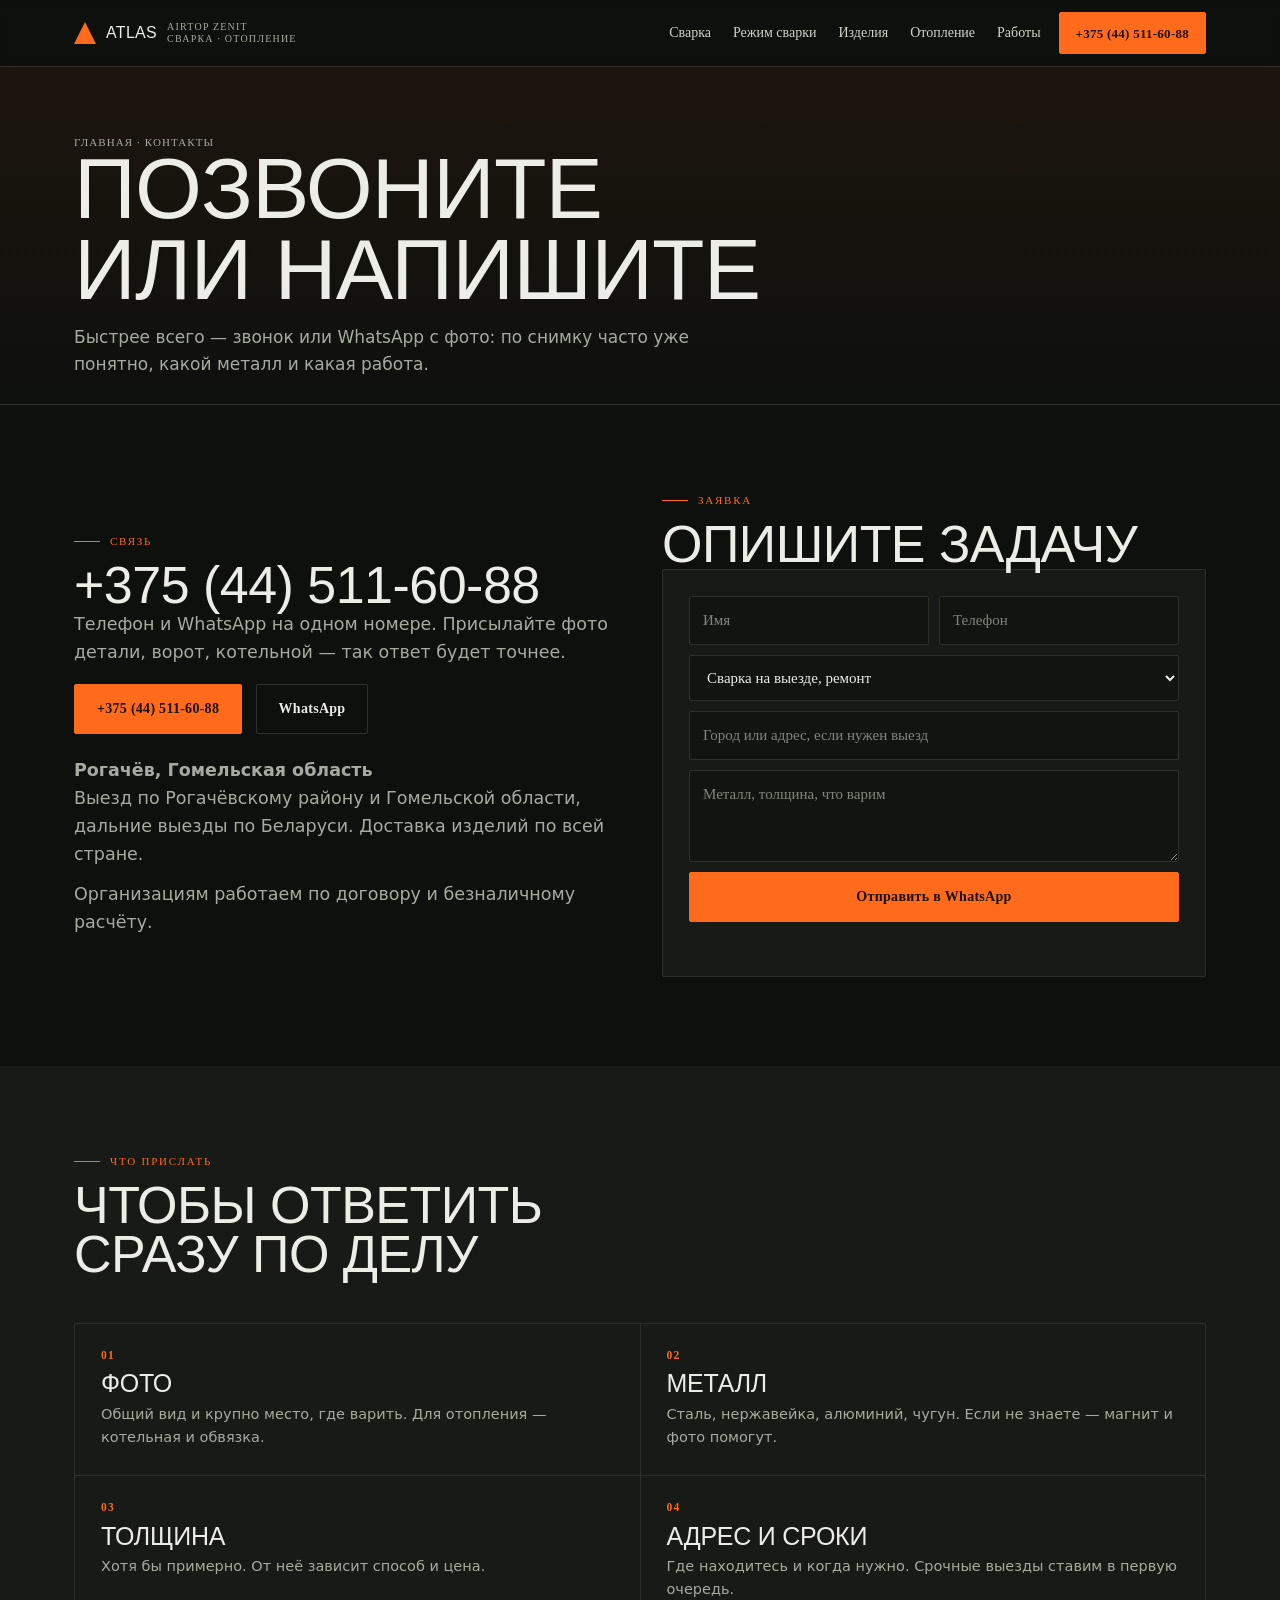
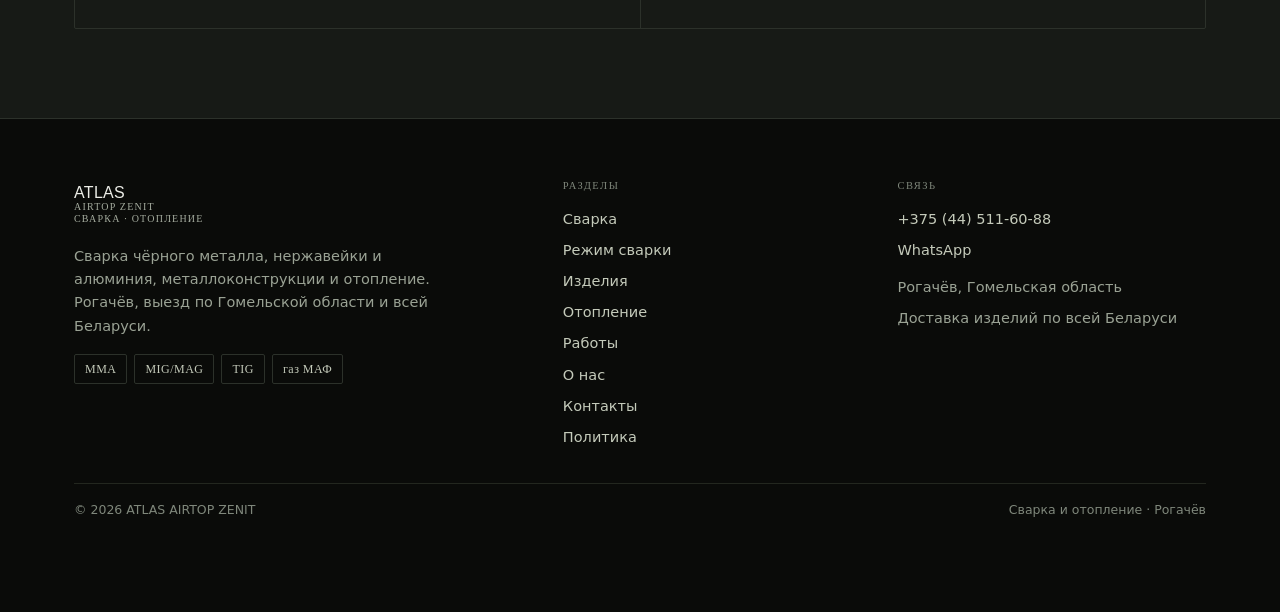
<file: kontakty.html>
<!DOCTYPE html><html lang="ru"><head>
<meta charset="utf-8">
<meta name="viewport" content="width=device-width,initial-scale=1">
<title>Контакты — сварка и отопление в Рогачёве</title>
<meta name="description" content="Телефон {T1}. Рогачёв, Гомельская область. Выезд по области и Беларуси, доставка изделий по всей стране.">
<meta property="og:title" content="Контакты — сварка и отопление в Рогачёве"><meta property="og:description" content="Телефон {T1}. Рогачёв, Гомельская область. Выезд по области и Беларуси, доставка изделий по всей стране.">
<meta property="og:type" content="website">
<link rel="preconnect" href="https://fonts.googleapis.com"><link rel="preconnect" href="https://fonts.gstatic.com" crossorigin>
<style>
:root{--steel:#0E100D;--panel:#171A16;--panel2:#1E221C;--line:#2C312A;--ink:#ECEDE7;--mut:#A5AC9F;--arc:#FF6B1A;--arc2:#FFC08A;--paper:#F2F1EC;--paper2:#E6E4DC;--pink:#17140F}
[hidden]{display:none!important}
*,*::before,*::after{box-sizing:border-box}
html{-webkit-text-size-adjust:100%;scroll-behavior:smooth}
body{margin:0;background:var(--steel);color:var(--ink);font:400 17px/1.6 'Golos Text',system-ui,sans-serif;overflow-x:hidden}
img{max-width:100%;display:block}
a{color:inherit;text-decoration:none}
h1,h2,h3{font-family:'Anton',Impact,sans-serif;font-weight:400;text-transform:uppercase;letter-spacing:-.01em;line-height:.94;margin:0}
h1{font-size:clamp(34px,7.4vw,86px);overflow-wrap:break-word;hyphens:auto}
h2{font-size:clamp(27px,4.4vw,52px)}
h3{font-size:clamp(19px,2.2vw,25px);line-height:1.06}
p{margin:0 0 12px}
.wrap{width:100%;max-width:1220px;margin:0 auto;padding:0 clamp(16px,4vw,44px)}
.section{padding:clamp(48px,7vw,96px) 0}
.section--panel{background:var(--panel)}
.section--light{background:var(--paper);color:#14160F}
.section--light h2,.section--light h3{color:#14160F}
.btn{display:inline-flex;align-items:center;justify-content:center;gap:8px;min-height:50px;padding:0 22px;font:600 14px/1 'Golos Text';letter-spacing:.02em;border:1px solid var(--line);color:var(--ink);border-radius:2px;transition:.16s;cursor:pointer;background:transparent}
.btn--arc{background:var(--arc);border-color:var(--arc);color:#191006}
.btn--arc:hover{background:#FF8236;border-color:#FF8236}
.btn--ghost:hover{border-color:var(--arc);color:var(--arc2)}
.top{position:sticky;top:0;z-index:80;background:rgba(14,16,13,.94);border-bottom:1px solid var(--line);backdrop-filter:blur(8px)}
.top__in{display:flex;align-items:center;gap:18px;min-height:66px}
.logo{display:flex;align-items:center;gap:10px;font:400 16px/1 'Anton',Impact,sans-serif;text-transform:uppercase;letter-spacing:.02em;color:var(--ink);white-space:nowrap;min-width:0;overflow:hidden}
.logo i{width:22px;height:22px;flex:none;background:var(--arc);clip-path:polygon(50% 0,100% 100%,0 100%)}
.logo b{font-weight:400}
.logo span{font:500 10px/1.2 'IBM Plex Mono';letter-spacing:.12em;color:var(--mut);display:block}
.nav{display:none;gap:22px;margin-left:auto;font:500 14px/1 'Golos Text';color:#CFD5C9}
.nav a:hover{color:var(--arc)}
.top .btn{margin-left:auto;min-height:42px;padding:0 16px;font-size:13px}
.burger{display:flex;flex-direction:column;justify-content:center;gap:5px;width:44px;height:44px;margin-left:auto;background:none;border:1px solid var(--line);cursor:pointer;padding:0 11px;border-radius:2px}
.burger span{display:block;height:2px;background:var(--ink)}
@media (min-width:1060px){.nav{display:flex}.burger{display:none}.top .btn{margin-left:0}}
.drawer{position:fixed;inset:0;z-index:120;background:rgba(8,9,7,.86)}
.drawer__inner{position:absolute;inset:0;background:var(--panel);padding:26px clamp(18px,5vw,30px);display:flex;flex-direction:column;gap:4px;overflow-y:auto}
.drawer a{font:400 24px/1.2 'Anton',Impact,sans-serif;text-transform:uppercase;padding:13px 0;border-bottom:1px solid var(--line)}
.drawer__close{align-self:flex-end;width:44px;height:44px;font-size:26px;line-height:1;background:none;border:1px solid var(--line);color:var(--ink);cursor:pointer;margin-bottom:10px}
body.is-locked{overflow:hidden}
.hero{position:relative;min-height:min(88vh,760px);display:flex;align-items:flex-end;overflow:hidden;background:#0A0B09}
.hero__bg{position:absolute;inset:0;width:100%;height:100%;object-fit:cover;object-position:50% 45%;opacity:.9}
.hero::after{content:"";position:absolute;inset:0;background:linear-gradient(96deg,rgba(10,11,9,.93) 0%,rgba(10,11,9,.82) 30%,rgba(10,11,9,.5) 56%,rgba(10,11,9,.12) 80%,rgba(10,11,9,.04) 100%),linear-gradient(180deg,rgba(10,11,9,.45) 0%,rgba(10,11,9,.12) 38%,rgba(10,11,9,.5) 74%,rgba(10,11,9,.9) 100%)}
@media (max-width:759px){.hero::after{background:linear-gradient(180deg,rgba(10,11,9,.74) 0%,rgba(10,11,9,.66) 32%,rgba(10,11,9,.8) 64%,rgba(10,11,9,.96) 100%)}}
.hero__in{position:relative;z-index:2;padding-top:clamp(90px,14vh,150px);padding-bottom:clamp(26px,4vw,48px);width:100%}
.hero h1{max-width:16ch;text-shadow:0 4px 40px rgba(0,0,0,.5)}
.hero h1 em{font-style:normal;color:var(--arc)}
.hero__lead{max-width:46ch;margin:18px 0 24px;color:#DCE0D5;font-size:clamp(15px,1.5vw,18px)}
.hero__cta{display:flex;flex-wrap:wrap;gap:10px}
.hero__row{display:flex;flex-wrap:wrap;gap:10px 28px;margin-top:clamp(24px,4vw,40px);padding-top:18px;border-top:1px solid rgba(236,237,231,.22);font:500 11.5px/1.4 'IBM Plex Mono';letter-spacing:.1em;text-transform:uppercase;color:#B9C0B3}
.seam{height:16px;background-repeat:repeat-x;background-size:32px 16px;background-image:url("data:image/svg+xml;charset=utf-8,%3Csvg xmlns='http://www.w3.org/2000/svg' width='32' height='16'%3E%3Cpath d='M0 14a8 8 0 0 0 16 0 8 8 0 0 0 16 0' fill='none' stroke='%23FF6B1A' stroke-width='2' opacity='.55'/%3E%3C/svg%3E")}
.eyebrow{display:flex;align-items:center;gap:10px;font:500 11px/1 'IBM Plex Mono';letter-spacing:.16em;text-transform:uppercase;color:var(--arc);margin:0 0 14px}
.eyebrow::before{content:"";width:26px;height:1px;background:var(--arc);flex:none}
.section--light .eyebrow{color:#B4470F}
.section--light .eyebrow::before{background:#B4470F}
.sec-head{display:flex;flex-wrap:wrap;gap:18px;justify-content:space-between;align-items:end;margin-bottom:clamp(26px,4vw,44px)}
.lede{color:var(--mut);font-size:clamp(15px,1.5vw,17.5px);max-width:56ch;margin:0}
.section--light .lede{color:#3E4238}
</style>
<link rel="stylesheet" href="assets/css/style.v1.css">
<link rel="icon" href="assets/img/favicon.svg" type="image/svg+xml">
</head><body>
<header class="top"><div class="wrap top__in">
  <a class="logo " href="index.html"><i></i><b>ATLAS</b><span>airtop&nbsp;zenit<br>сварка · отопление</span></a>
  <nav class="nav"><a href="svarka.html">Сварка</a><a href="rezhim.html">Режим сварки</a><a href="izdeliya.html">Изделия</a><a href="otoplenie.html">Отопление</a><a href="raboty.html">Работы</a></nav>
  <a class="btn btn--arc" href="tel:+375445116088">+375 (44) 511-60-88</a>
  <button class="burger" id="burger" aria-label="Меню" aria-expanded="false" aria-controls="drawer"><span></span><span></span><span></span></button>
</div></header>
<section class="phero"><div class="wrap">
<p class="crumbs"><a href="index.html">Главная</a> · Контакты</p>
<h1>Позвоните<br>или напишите</h1><p>Быстрее всего — звонок или WhatsApp с фото: по снимку часто уже понятно, какой металл и какая работа.</p></div></section>
<main>
<section class="section"><div class="wrap split">
  <div><p class="eyebrow">Связь</p><h2>+375 (44) 511-60-88</h2>
    <p class="lede" style="margin-bottom:18px">Телефон и WhatsApp на одном номере. Присылайте фото детали, ворот, котельной — так ответ будет точнее.</p>
    <a class="btn btn--arc" href="tel:+375445116088">+375 (44) 511-60-88</a>
    <a class="btn btn--ghost" href="https://wa.me/375445116088" target="_blank" rel="noopener" style="margin-left:8px">WhatsApp</a>
    <p class="lede" style="margin-top:22px"><strong>Рогачёв, Гомельская область</strong><br>Выезд по Рогачёвскому району и Гомельской области, дальние выезды по Беларуси. Доставка изделий по всей стране.</p>
    <p class="lede" style="margin-top:12px">Организациям работаем по договору и безналичному расчёту.</p>
  </div>
  <div><p class="eyebrow">Заявка</p><h2>Опишите задачу</h2><form class="form" id="leadForm" novalidate>
  <input name="name" placeholder="Имя" aria-label="Имя" required>
  <input name="phone" placeholder="Телефон" aria-label="Телефон" inputmode="tel" required>
  <select name="task" class="full" aria-label="Что нужно">
    <option>Сварка на выезде, ремонт</option>
    <option>Металлоконструкции: каркас, навес</option>
    <option>Ворота, калитки, петли</option>
    <option>Нержавейка или алюминий, TIG</option>
    <option>Ёмкость, резервуар, гидрострелка</option>
    <option>Отопление: котёл, радиаторы, трубы</option>
    <option>Другое</option>
  </select>
  <input name="obj" class="full" placeholder="Город или адрес, если нужен выезд" aria-label="Адрес">
  <textarea name="msg" class="full" placeholder="Металл, толщина, что варим" aria-label="Задача"></textarea>
  <button class="btn btn--arc full" type="submit">Отправить в WhatsApp</button>
  <div class="form__msg" id="formMsg" role="status"></div>
</form></div>
</div></section>
<section class="section section--panel"><div class="wrap">
  <div class="sec-head"><div><p class="eyebrow">Что прислать</p><h2>Чтобы ответить<br>сразу по делу</h2></div></div>
  <div class="steps">
    <div class="step"><h3>Фото</h3><p>Общий вид и крупно место, где варить. Для отопления — котельная и обвязка.</p></div>
    <div class="step"><h3>Металл</h3><p>Сталь, нержавейка, алюминий, чугун. Если не знаете — магнит и фото помогут.</p></div>
    <div class="step"><h3>Толщина</h3><p>Хотя бы примерно. От неё зависит способ и цена.</p></div>
    <div class="step"><h3>Адрес и сроки</h3><p>Где находитесь и когда нужно. Срочные выезды ставим в первую очередь.</p></div>
  </div>
</div></section>
</main>
<div class="drawer" id="drawer" hidden>
  <div class="drawer__inner" role="dialog" aria-modal="true" aria-label="Меню">
    <button class="drawer__close" id="drawerClose" aria-label="Закрыть меню">×</button>
    <a href="svarka.html">Сварка</a><a href="rezhim.html">Режим сварки</a><a href="izdeliya.html">Изделия</a><a href="otoplenie.html">Отопление</a><a href="raboty.html">Работы</a><a href="o-kompanii.html">О нас</a><a href="kontakty.html">Контакты</a>
    <a href="tel:+375445116088" style="color:var(--arc)">+375 (44) 511-60-88</a>
  </div>
</div>
<footer class="foot"><div class="wrap"><div class="foot__grid">
  <div><a class="logo " href="index.html"><i></i><b>ATLAS</b><span>airtop&nbsp;zenit<br>сварка · отопление</span></a>
    <p style="margin:16px 0 0;max-width:40ch;color:#9AA294">Сварка чёрного металла, нержавейки и алюминия, металлоконструкции и отопление. Рогачёв, выезд по Гомельской области и всей Беларуси.</p>
    <div class="tags" style="margin-top:16px"><span>MMA</span><span>MIG/MAG</span><span>TIG</span><span>газ МАФ</span></div></div>
  <div><h4>Разделы</h4><a href="svarka.html">Сварка</a><a href="rezhim.html">Режим сварки</a><a href="izdeliya.html">Изделия</a><a href="otoplenie.html">Отопление</a><a href="raboty.html">Работы</a><a href="o-kompanii.html">О нас</a><a href="kontakty.html">Контакты</a><a href="politika.html">Политика</a></div>
  <div><h4>Связь</h4><a href="tel:+375445116088">+375 (44) 511-60-88</a>
    <a href="https://wa.me/375445116088" target="_blank" rel="noopener">WhatsApp</a>
    <p style="margin:10px 0 0;color:#9AA294">Рогачёв, Гомельская область</p>
    <p style="margin:8px 0 0;color:#9AA294">Доставка изделий по всей Беларуси</p></div>
</div>
<div class="foot__b"><span>© 2026 ATLAS AIRTOP ZENIT</span><span>Сварка и отопление · Рогачёв</span></div>
</div></footer>
<div class="fbar">
  <a class="btn btn--arc" href="tel:+375445116088">Позвонить</a>
  <a class="btn btn--ghost" href="https://wa.me/375445116088" target="_blank" rel="noopener">WhatsApp</a>
  <a class="btn btn--ghost" href="rezhim.html">Режим</a>
</div>
<script src="assets/js/main.v1.js"></script>
</file>
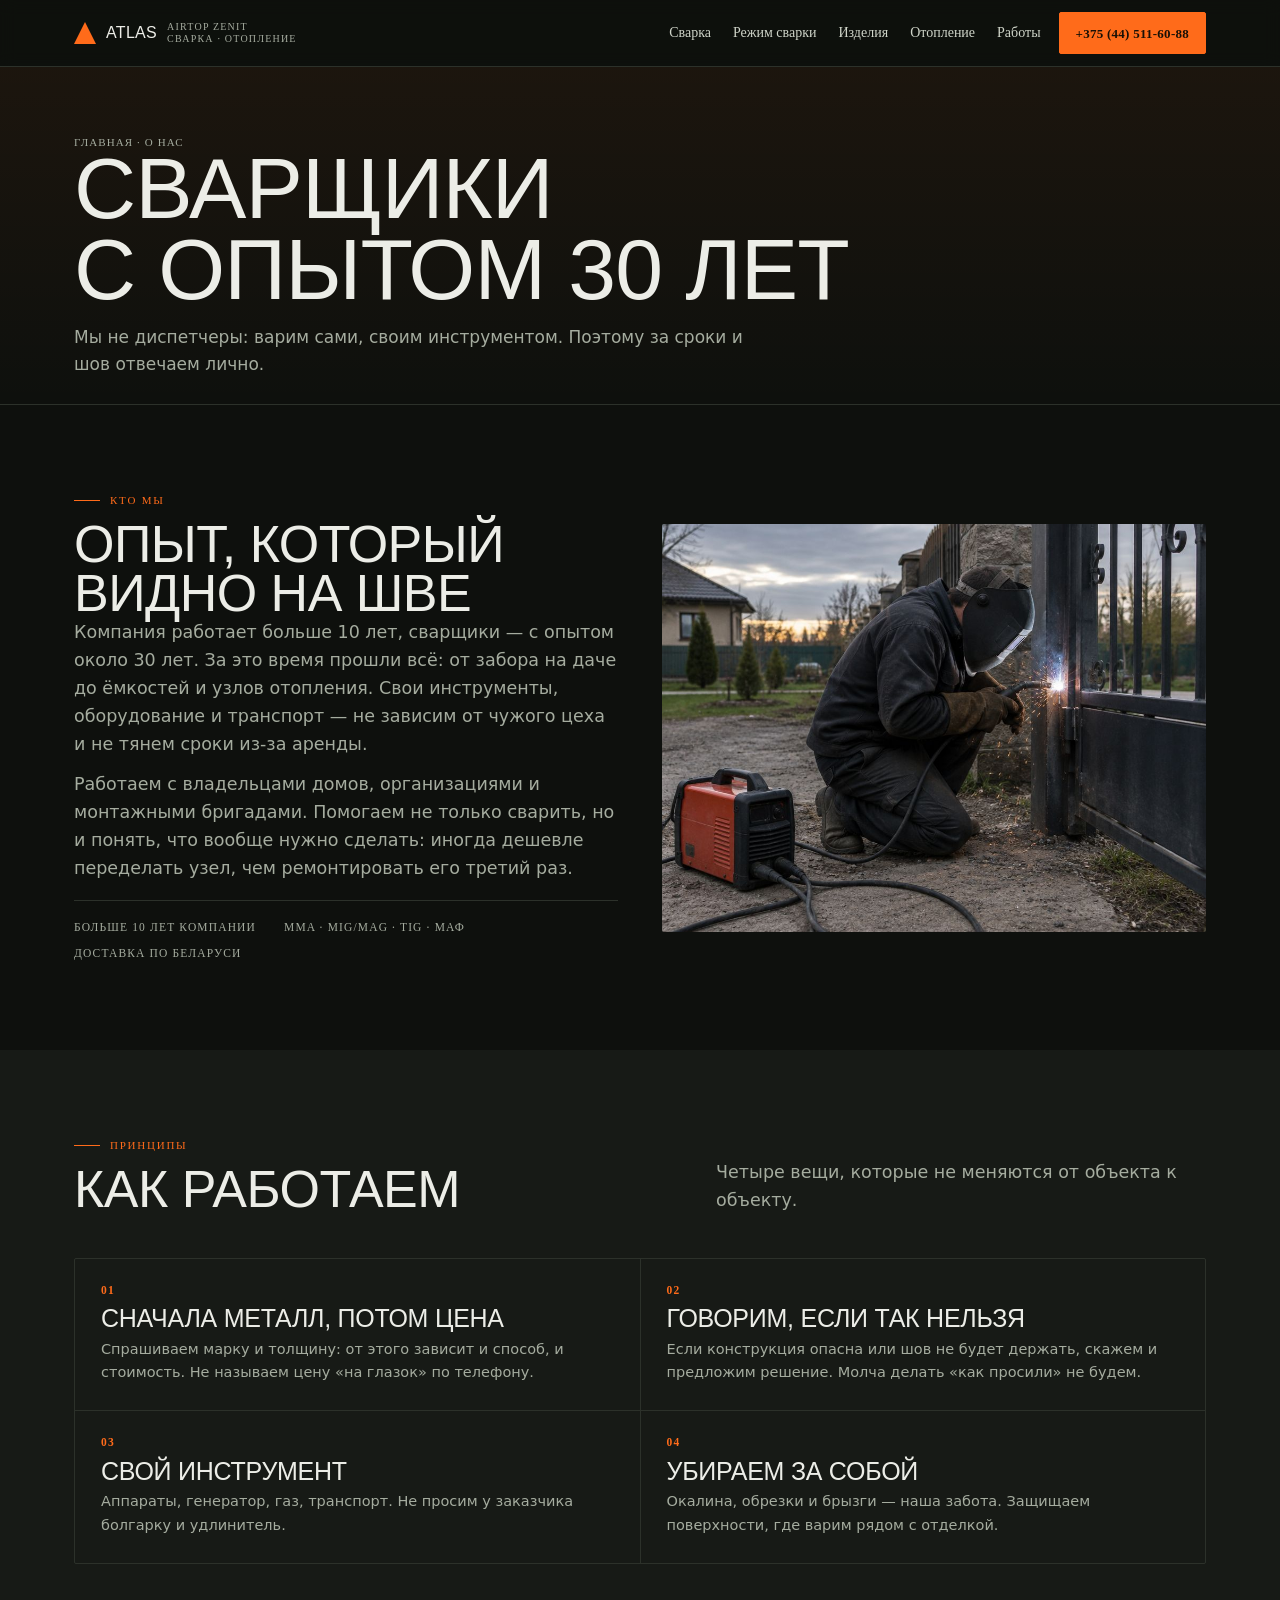
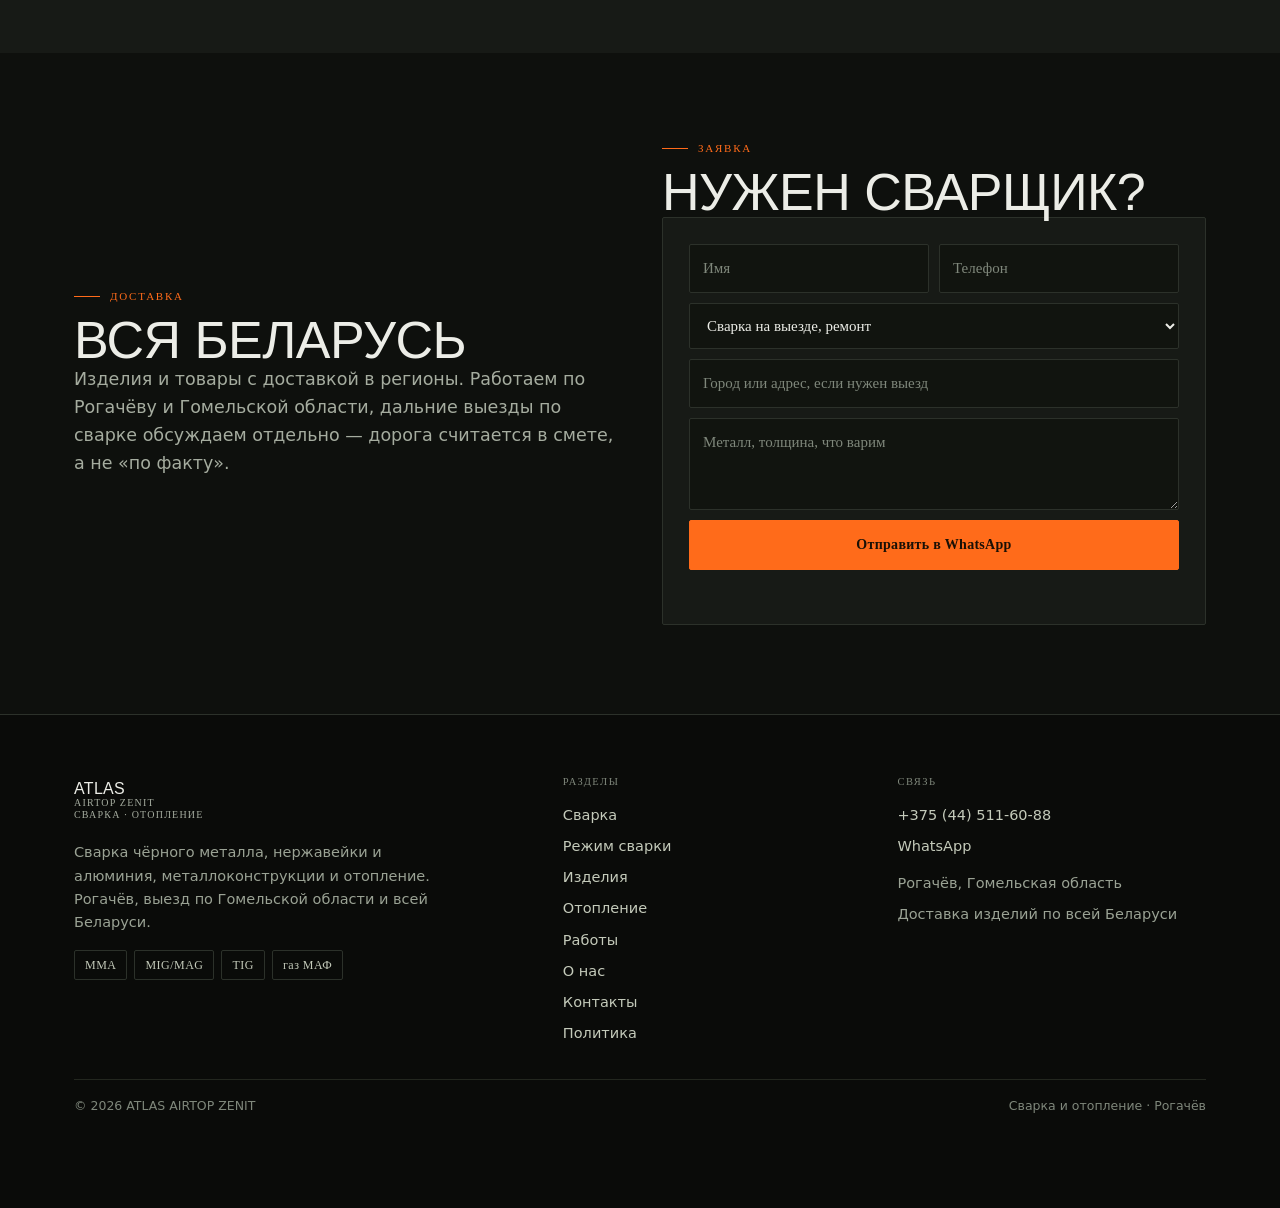
<file: o-kompanii.html>
<!DOCTYPE html><html lang="ru"><head>
<meta charset="utf-8">
<meta name="viewport" content="width=device-width,initial-scale=1">
<title>О компании — сварка и отопление, Рогачёв</title>
<meta name="description" content="ATLAS AIRTOP ZENIT: больше 10 лет работы, сварщики с опытом около 30 лет. Свой инструмент, оборудование и транспорт. Рогачёв, Гомельская область, выезд по Беларуси.">
<meta property="og:title" content="О компании — сварка и отопление, Рогачёв"><meta property="og:description" content="ATLAS AIRTOP ZENIT: больше 10 лет работы, сварщики с опытом около 30 лет. Свой инструмент, оборудование и транспорт. Рогачёв, Гомельская область, выезд по Беларуси.">
<meta property="og:type" content="website">
<link rel="preconnect" href="https://fonts.googleapis.com"><link rel="preconnect" href="https://fonts.gstatic.com" crossorigin>
<style>
:root{--steel:#0E100D;--panel:#171A16;--panel2:#1E221C;--line:#2C312A;--ink:#ECEDE7;--mut:#A5AC9F;--arc:#FF6B1A;--arc2:#FFC08A;--paper:#F2F1EC;--paper2:#E6E4DC;--pink:#17140F}
[hidden]{display:none!important}
*,*::before,*::after{box-sizing:border-box}
html{-webkit-text-size-adjust:100%;scroll-behavior:smooth}
body{margin:0;background:var(--steel);color:var(--ink);font:400 17px/1.6 'Golos Text',system-ui,sans-serif;overflow-x:hidden}
img{max-width:100%;display:block}
a{color:inherit;text-decoration:none}
h1,h2,h3{font-family:'Anton',Impact,sans-serif;font-weight:400;text-transform:uppercase;letter-spacing:-.01em;line-height:.94;margin:0}
h1{font-size:clamp(34px,7.4vw,86px);overflow-wrap:break-word;hyphens:auto}
h2{font-size:clamp(27px,4.4vw,52px)}
h3{font-size:clamp(19px,2.2vw,25px);line-height:1.06}
p{margin:0 0 12px}
.wrap{width:100%;max-width:1220px;margin:0 auto;padding:0 clamp(16px,4vw,44px)}
.section{padding:clamp(48px,7vw,96px) 0}
.section--panel{background:var(--panel)}
.section--light{background:var(--paper);color:#14160F}
.section--light h2,.section--light h3{color:#14160F}
.btn{display:inline-flex;align-items:center;justify-content:center;gap:8px;min-height:50px;padding:0 22px;font:600 14px/1 'Golos Text';letter-spacing:.02em;border:1px solid var(--line);color:var(--ink);border-radius:2px;transition:.16s;cursor:pointer;background:transparent}
.btn--arc{background:var(--arc);border-color:var(--arc);color:#191006}
.btn--arc:hover{background:#FF8236;border-color:#FF8236}
.btn--ghost:hover{border-color:var(--arc);color:var(--arc2)}
.top{position:sticky;top:0;z-index:80;background:rgba(14,16,13,.94);border-bottom:1px solid var(--line);backdrop-filter:blur(8px)}
.top__in{display:flex;align-items:center;gap:18px;min-height:66px}
.logo{display:flex;align-items:center;gap:10px;font:400 16px/1 'Anton',Impact,sans-serif;text-transform:uppercase;letter-spacing:.02em;color:var(--ink);white-space:nowrap;min-width:0;overflow:hidden}
.logo i{width:22px;height:22px;flex:none;background:var(--arc);clip-path:polygon(50% 0,100% 100%,0 100%)}
.logo b{font-weight:400}
.logo span{font:500 10px/1.2 'IBM Plex Mono';letter-spacing:.12em;color:var(--mut);display:block}
.nav{display:none;gap:22px;margin-left:auto;font:500 14px/1 'Golos Text';color:#CFD5C9}
.nav a:hover{color:var(--arc)}
.top .btn{margin-left:auto;min-height:42px;padding:0 16px;font-size:13px}
.burger{display:flex;flex-direction:column;justify-content:center;gap:5px;width:44px;height:44px;margin-left:auto;background:none;border:1px solid var(--line);cursor:pointer;padding:0 11px;border-radius:2px}
.burger span{display:block;height:2px;background:var(--ink)}
@media (min-width:1060px){.nav{display:flex}.burger{display:none}.top .btn{margin-left:0}}
.drawer{position:fixed;inset:0;z-index:120;background:rgba(8,9,7,.86)}
.drawer__inner{position:absolute;inset:0;background:var(--panel);padding:26px clamp(18px,5vw,30px);display:flex;flex-direction:column;gap:4px;overflow-y:auto}
.drawer a{font:400 24px/1.2 'Anton',Impact,sans-serif;text-transform:uppercase;padding:13px 0;border-bottom:1px solid var(--line)}
.drawer__close{align-self:flex-end;width:44px;height:44px;font-size:26px;line-height:1;background:none;border:1px solid var(--line);color:var(--ink);cursor:pointer;margin-bottom:10px}
body.is-locked{overflow:hidden}
.hero{position:relative;min-height:min(88vh,760px);display:flex;align-items:flex-end;overflow:hidden;background:#0A0B09}
.hero__bg{position:absolute;inset:0;width:100%;height:100%;object-fit:cover;object-position:50% 45%;opacity:.9}
.hero::after{content:"";position:absolute;inset:0;background:linear-gradient(96deg,rgba(10,11,9,.93) 0%,rgba(10,11,9,.82) 30%,rgba(10,11,9,.5) 56%,rgba(10,11,9,.12) 80%,rgba(10,11,9,.04) 100%),linear-gradient(180deg,rgba(10,11,9,.45) 0%,rgba(10,11,9,.12) 38%,rgba(10,11,9,.5) 74%,rgba(10,11,9,.9) 100%)}
@media (max-width:759px){.hero::after{background:linear-gradient(180deg,rgba(10,11,9,.74) 0%,rgba(10,11,9,.66) 32%,rgba(10,11,9,.8) 64%,rgba(10,11,9,.96) 100%)}}
.hero__in{position:relative;z-index:2;padding-top:clamp(90px,14vh,150px);padding-bottom:clamp(26px,4vw,48px);width:100%}
.hero h1{max-width:16ch;text-shadow:0 4px 40px rgba(0,0,0,.5)}
.hero h1 em{font-style:normal;color:var(--arc)}
.hero__lead{max-width:46ch;margin:18px 0 24px;color:#DCE0D5;font-size:clamp(15px,1.5vw,18px)}
.hero__cta{display:flex;flex-wrap:wrap;gap:10px}
.hero__row{display:flex;flex-wrap:wrap;gap:10px 28px;margin-top:clamp(24px,4vw,40px);padding-top:18px;border-top:1px solid rgba(236,237,231,.22);font:500 11.5px/1.4 'IBM Plex Mono';letter-spacing:.1em;text-transform:uppercase;color:#B9C0B3}
.seam{height:16px;background-repeat:repeat-x;background-size:32px 16px;background-image:url("data:image/svg+xml;charset=utf-8,%3Csvg xmlns='http://www.w3.org/2000/svg' width='32' height='16'%3E%3Cpath d='M0 14a8 8 0 0 0 16 0 8 8 0 0 0 16 0' fill='none' stroke='%23FF6B1A' stroke-width='2' opacity='.55'/%3E%3C/svg%3E")}
.eyebrow{display:flex;align-items:center;gap:10px;font:500 11px/1 'IBM Plex Mono';letter-spacing:.16em;text-transform:uppercase;color:var(--arc);margin:0 0 14px}
.eyebrow::before{content:"";width:26px;height:1px;background:var(--arc);flex:none}
.section--light .eyebrow{color:#B4470F}
.section--light .eyebrow::before{background:#B4470F}
.sec-head{display:flex;flex-wrap:wrap;gap:18px;justify-content:space-between;align-items:end;margin-bottom:clamp(26px,4vw,44px)}
.lede{color:var(--mut);font-size:clamp(15px,1.5vw,17.5px);max-width:56ch;margin:0}
.section--light .lede{color:#3E4238}
</style>
<link rel="stylesheet" href="assets/css/style.v1.css">
<link rel="icon" href="assets/img/favicon.svg" type="image/svg+xml">
</head><body>
<header class="top"><div class="wrap top__in">
  <a class="logo " href="index.html"><i></i><b>ATLAS</b><span>airtop&nbsp;zenit<br>сварка · отопление</span></a>
  <nav class="nav"><a href="svarka.html">Сварка</a><a href="rezhim.html">Режим сварки</a><a href="izdeliya.html">Изделия</a><a href="otoplenie.html">Отопление</a><a href="raboty.html">Работы</a></nav>
  <a class="btn btn--arc" href="tel:+375445116088">+375 (44) 511-60-88</a>
  <button class="burger" id="burger" aria-label="Меню" aria-expanded="false" aria-controls="drawer"><span></span><span></span><span></span></button>
</div></header>
<section class="phero"><div class="wrap">
<p class="crumbs"><a href="index.html">Главная</a> · О нас</p>
<h1>Сварщики<br>с опытом 30 лет</h1><p>Мы не диспетчеры: варим сами, своим инструментом. Поэтому за сроки и шов отвечаем лично.</p></div></section>
<main>
<section class="section"><div class="wrap split">
  <div><p class="eyebrow">Кто мы</p><h2>Опыт, который<br>видно на шве</h2>
    <p class="lede">Компания работает больше 10 лет, сварщики — с опытом около 30 лет. За это время прошли всё: от забора на даче до ёмкостей и узлов отопления. Свои инструменты, оборудование и транспорт — не зависим от чужого цеха и не тянем сроки из-за аренды.</p>
    <p class="lede" style="margin-top:12px">Работаем с владельцами домов, организациями и монтажными бригадами. Помогаем не только сварить, но и понять, что вообще нужно сделать: иногда дешевле переделать узел, чем ремонтировать его третий раз.</p>
    <div class="hero__row" style="border-color:var(--line);color:#A5AC9F;margin-top:18px"><span>Больше 10 лет компании</span><span>MMA · MIG/MAG · TIG · МАФ</span><span>Доставка по Беларуси</span></div></div>
  <div><img src="assets/img/vyezd.jpg" alt="Сварщик за работой" loading="lazy" style="aspect-ratio:4/3"></div>
</div></section>
<section class="section section--panel"><div class="wrap">
  <div class="sec-head"><div><p class="eyebrow">Принципы</p><h2>Как работаем</h2></div>
  <p class="lede" style="max-width:44ch">Четыре вещи, которые не меняются от объекта к объекту.</p></div>
  <div class="steps">
    <div class="step"><h3>Сначала металл, потом цена</h3><p>Спрашиваем марку и толщину: от этого зависит и способ, и стоимость. Не называем цену «на глазок» по телефону.</p></div>
    <div class="step"><h3>Говорим, если так нельзя</h3><p>Если конструкция опасна или шов не будет держать, скажем и предложим решение. Молча делать «как просили» не будем.</p></div>
    <div class="step"><h3>Свой инструмент</h3><p>Аппараты, генератор, газ, транспорт. Не просим у заказчика болгарку и удлинитель.</p></div>
    <div class="step"><h3>Убираем за собой</h3><p>Окалина, обрезки и брызги — наша забота. Защищаем поверхности, где варим рядом с отделкой.</p></div>
  </div>
</div></section>
<section class="section"><div class="wrap split">
  <div><p class="eyebrow">Доставка</p><h2>Вся Беларусь</h2>
    <p class="lede">Изделия и товары с доставкой в регионы. Работаем по Рогачёву и Гомельской области, дальние выезды по сварке обсуждаем отдельно — дорога считается в смете, а не «по факту».</p></div>
  <div><p class="eyebrow">Заявка</p><h2>Нужен сварщик?</h2><form class="form" id="leadForm" novalidate>
  <input name="name" placeholder="Имя" aria-label="Имя" required>
  <input name="phone" placeholder="Телефон" aria-label="Телефон" inputmode="tel" required>
  <select name="task" class="full" aria-label="Что нужно">
    <option>Сварка на выезде, ремонт</option>
    <option>Металлоконструкции: каркас, навес</option>
    <option>Ворота, калитки, петли</option>
    <option>Нержавейка или алюминий, TIG</option>
    <option>Ёмкость, резервуар, гидрострелка</option>
    <option>Отопление: котёл, радиаторы, трубы</option>
    <option>Другое</option>
  </select>
  <input name="obj" class="full" placeholder="Город или адрес, если нужен выезд" aria-label="Адрес">
  <textarea name="msg" class="full" placeholder="Металл, толщина, что варим" aria-label="Задача"></textarea>
  <button class="btn btn--arc full" type="submit">Отправить в WhatsApp</button>
  <div class="form__msg" id="formMsg" role="status"></div>
</form></div>
</div></section>
</main>
<div class="drawer" id="drawer" hidden>
  <div class="drawer__inner" role="dialog" aria-modal="true" aria-label="Меню">
    <button class="drawer__close" id="drawerClose" aria-label="Закрыть меню">×</button>
    <a href="svarka.html">Сварка</a><a href="rezhim.html">Режим сварки</a><a href="izdeliya.html">Изделия</a><a href="otoplenie.html">Отопление</a><a href="raboty.html">Работы</a><a href="o-kompanii.html">О нас</a><a href="kontakty.html">Контакты</a>
    <a href="tel:+375445116088" style="color:var(--arc)">+375 (44) 511-60-88</a>
  </div>
</div>
<footer class="foot"><div class="wrap"><div class="foot__grid">
  <div><a class="logo " href="index.html"><i></i><b>ATLAS</b><span>airtop&nbsp;zenit<br>сварка · отопление</span></a>
    <p style="margin:16px 0 0;max-width:40ch;color:#9AA294">Сварка чёрного металла, нержавейки и алюминия, металлоконструкции и отопление. Рогачёв, выезд по Гомельской области и всей Беларуси.</p>
    <div class="tags" style="margin-top:16px"><span>MMA</span><span>MIG/MAG</span><span>TIG</span><span>газ МАФ</span></div></div>
  <div><h4>Разделы</h4><a href="svarka.html">Сварка</a><a href="rezhim.html">Режим сварки</a><a href="izdeliya.html">Изделия</a><a href="otoplenie.html">Отопление</a><a href="raboty.html">Работы</a><a href="o-kompanii.html">О нас</a><a href="kontakty.html">Контакты</a><a href="politika.html">Политика</a></div>
  <div><h4>Связь</h4><a href="tel:+375445116088">+375 (44) 511-60-88</a>
    <a href="https://wa.me/375445116088" target="_blank" rel="noopener">WhatsApp</a>
    <p style="margin:10px 0 0;color:#9AA294">Рогачёв, Гомельская область</p>
    <p style="margin:8px 0 0;color:#9AA294">Доставка изделий по всей Беларуси</p></div>
</div>
<div class="foot__b"><span>© 2026 ATLAS AIRTOP ZENIT</span><span>Сварка и отопление · Рогачёв</span></div>
</div></footer>
<div class="fbar">
  <a class="btn btn--arc" href="tel:+375445116088">Позвонить</a>
  <a class="btn btn--ghost" href="https://wa.me/375445116088" target="_blank" rel="noopener">WhatsApp</a>
  <a class="btn btn--ghost" href="rezhim.html">Режим</a>
</div>
<script src="assets/js/main.v1.js"></script>
</file>
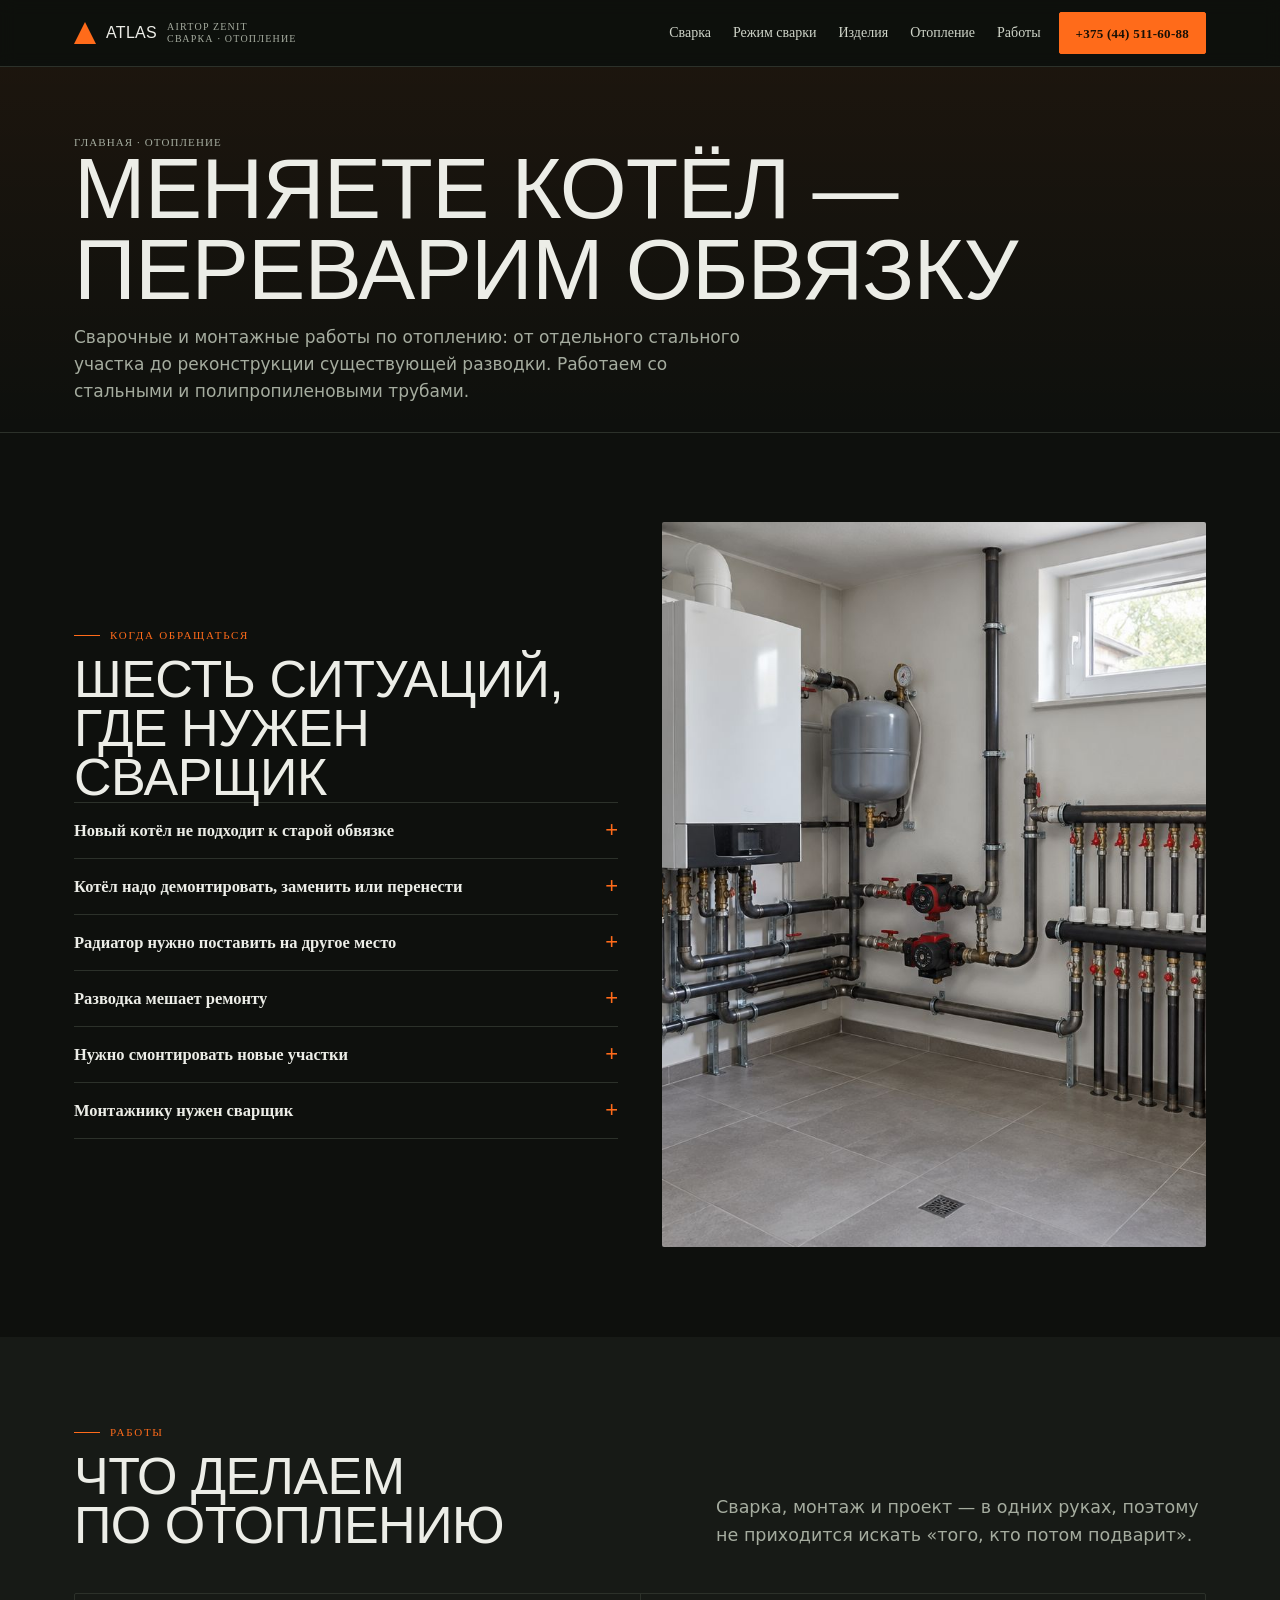
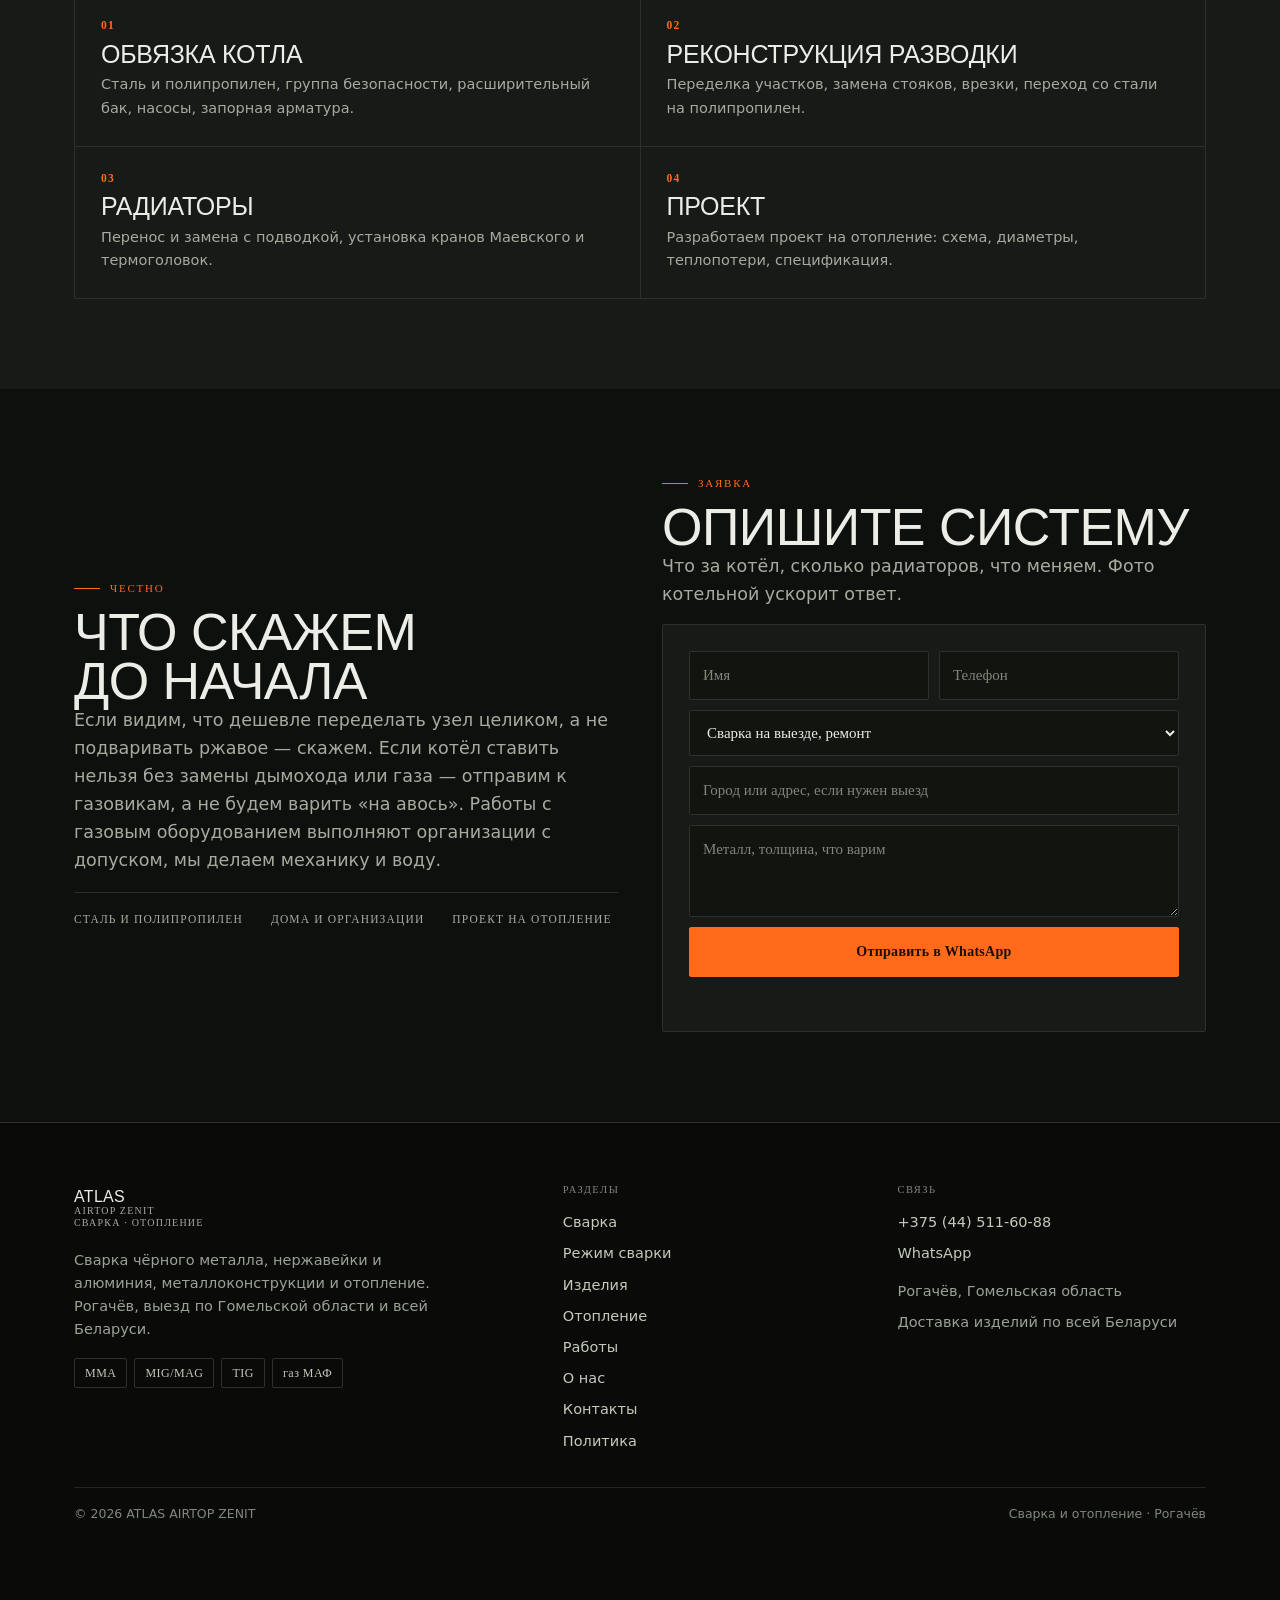
<file: otoplenie.html>
<!DOCTYPE html><html lang="ru"><head>
<meta charset="utf-8">
<meta name="viewport" content="width=device-width,initial-scale=1">
<title>Отопление — замена котла, обвязка, перенос радиаторов</title>
<meta name="description" content="Сварочные и монтажные работы по отоплению: замена и перенос котла, обвязка, перенос радиаторов, реконструкция разводки, стальные и полипропиленовые трубы, проект отопления.">
<meta property="og:title" content="Отопление — замена котла, обвязка, перенос радиаторов"><meta property="og:description" content="Сварочные и монтажные работы по отоплению: замена и перенос котла, обвязка, перенос радиаторов, реконструкция разводки, стальные и полипропиленовые трубы, проект отопления.">
<meta property="og:type" content="website">
<link rel="preconnect" href="https://fonts.googleapis.com"><link rel="preconnect" href="https://fonts.gstatic.com" crossorigin>
<style>
:root{--steel:#0E100D;--panel:#171A16;--panel2:#1E221C;--line:#2C312A;--ink:#ECEDE7;--mut:#A5AC9F;--arc:#FF6B1A;--arc2:#FFC08A;--paper:#F2F1EC;--paper2:#E6E4DC;--pink:#17140F}
[hidden]{display:none!important}
*,*::before,*::after{box-sizing:border-box}
html{-webkit-text-size-adjust:100%;scroll-behavior:smooth}
body{margin:0;background:var(--steel);color:var(--ink);font:400 17px/1.6 'Golos Text',system-ui,sans-serif;overflow-x:hidden}
img{max-width:100%;display:block}
a{color:inherit;text-decoration:none}
h1,h2,h3{font-family:'Anton',Impact,sans-serif;font-weight:400;text-transform:uppercase;letter-spacing:-.01em;line-height:.94;margin:0}
h1{font-size:clamp(34px,7.4vw,86px);overflow-wrap:break-word;hyphens:auto}
h2{font-size:clamp(27px,4.4vw,52px)}
h3{font-size:clamp(19px,2.2vw,25px);line-height:1.06}
p{margin:0 0 12px}
.wrap{width:100%;max-width:1220px;margin:0 auto;padding:0 clamp(16px,4vw,44px)}
.section{padding:clamp(48px,7vw,96px) 0}
.section--panel{background:var(--panel)}
.section--light{background:var(--paper);color:#14160F}
.section--light h2,.section--light h3{color:#14160F}
.btn{display:inline-flex;align-items:center;justify-content:center;gap:8px;min-height:50px;padding:0 22px;font:600 14px/1 'Golos Text';letter-spacing:.02em;border:1px solid var(--line);color:var(--ink);border-radius:2px;transition:.16s;cursor:pointer;background:transparent}
.btn--arc{background:var(--arc);border-color:var(--arc);color:#191006}
.btn--arc:hover{background:#FF8236;border-color:#FF8236}
.btn--ghost:hover{border-color:var(--arc);color:var(--arc2)}
.top{position:sticky;top:0;z-index:80;background:rgba(14,16,13,.94);border-bottom:1px solid var(--line);backdrop-filter:blur(8px)}
.top__in{display:flex;align-items:center;gap:18px;min-height:66px}
.logo{display:flex;align-items:center;gap:10px;font:400 16px/1 'Anton',Impact,sans-serif;text-transform:uppercase;letter-spacing:.02em;color:var(--ink);white-space:nowrap;min-width:0;overflow:hidden}
.logo i{width:22px;height:22px;flex:none;background:var(--arc);clip-path:polygon(50% 0,100% 100%,0 100%)}
.logo b{font-weight:400}
.logo span{font:500 10px/1.2 'IBM Plex Mono';letter-spacing:.12em;color:var(--mut);display:block}
.nav{display:none;gap:22px;margin-left:auto;font:500 14px/1 'Golos Text';color:#CFD5C9}
.nav a:hover{color:var(--arc)}
.top .btn{margin-left:auto;min-height:42px;padding:0 16px;font-size:13px}
.burger{display:flex;flex-direction:column;justify-content:center;gap:5px;width:44px;height:44px;margin-left:auto;background:none;border:1px solid var(--line);cursor:pointer;padding:0 11px;border-radius:2px}
.burger span{display:block;height:2px;background:var(--ink)}
@media (min-width:1060px){.nav{display:flex}.burger{display:none}.top .btn{margin-left:0}}
.drawer{position:fixed;inset:0;z-index:120;background:rgba(8,9,7,.86)}
.drawer__inner{position:absolute;inset:0;background:var(--panel);padding:26px clamp(18px,5vw,30px);display:flex;flex-direction:column;gap:4px;overflow-y:auto}
.drawer a{font:400 24px/1.2 'Anton',Impact,sans-serif;text-transform:uppercase;padding:13px 0;border-bottom:1px solid var(--line)}
.drawer__close{align-self:flex-end;width:44px;height:44px;font-size:26px;line-height:1;background:none;border:1px solid var(--line);color:var(--ink);cursor:pointer;margin-bottom:10px}
body.is-locked{overflow:hidden}
.hero{position:relative;min-height:min(88vh,760px);display:flex;align-items:flex-end;overflow:hidden;background:#0A0B09}
.hero__bg{position:absolute;inset:0;width:100%;height:100%;object-fit:cover;object-position:50% 45%;opacity:.9}
.hero::after{content:"";position:absolute;inset:0;background:linear-gradient(96deg,rgba(10,11,9,.93) 0%,rgba(10,11,9,.82) 30%,rgba(10,11,9,.5) 56%,rgba(10,11,9,.12) 80%,rgba(10,11,9,.04) 100%),linear-gradient(180deg,rgba(10,11,9,.45) 0%,rgba(10,11,9,.12) 38%,rgba(10,11,9,.5) 74%,rgba(10,11,9,.9) 100%)}
@media (max-width:759px){.hero::after{background:linear-gradient(180deg,rgba(10,11,9,.74) 0%,rgba(10,11,9,.66) 32%,rgba(10,11,9,.8) 64%,rgba(10,11,9,.96) 100%)}}
.hero__in{position:relative;z-index:2;padding-top:clamp(90px,14vh,150px);padding-bottom:clamp(26px,4vw,48px);width:100%}
.hero h1{max-width:16ch;text-shadow:0 4px 40px rgba(0,0,0,.5)}
.hero h1 em{font-style:normal;color:var(--arc)}
.hero__lead{max-width:46ch;margin:18px 0 24px;color:#DCE0D5;font-size:clamp(15px,1.5vw,18px)}
.hero__cta{display:flex;flex-wrap:wrap;gap:10px}
.hero__row{display:flex;flex-wrap:wrap;gap:10px 28px;margin-top:clamp(24px,4vw,40px);padding-top:18px;border-top:1px solid rgba(236,237,231,.22);font:500 11.5px/1.4 'IBM Plex Mono';letter-spacing:.1em;text-transform:uppercase;color:#B9C0B3}
.seam{height:16px;background-repeat:repeat-x;background-size:32px 16px;background-image:url("data:image/svg+xml;charset=utf-8,%3Csvg xmlns='http://www.w3.org/2000/svg' width='32' height='16'%3E%3Cpath d='M0 14a8 8 0 0 0 16 0 8 8 0 0 0 16 0' fill='none' stroke='%23FF6B1A' stroke-width='2' opacity='.55'/%3E%3C/svg%3E")}
.eyebrow{display:flex;align-items:center;gap:10px;font:500 11px/1 'IBM Plex Mono';letter-spacing:.16em;text-transform:uppercase;color:var(--arc);margin:0 0 14px}
.eyebrow::before{content:"";width:26px;height:1px;background:var(--arc);flex:none}
.section--light .eyebrow{color:#B4470F}
.section--light .eyebrow::before{background:#B4470F}
.sec-head{display:flex;flex-wrap:wrap;gap:18px;justify-content:space-between;align-items:end;margin-bottom:clamp(26px,4vw,44px)}
.lede{color:var(--mut);font-size:clamp(15px,1.5vw,17.5px);max-width:56ch;margin:0}
.section--light .lede{color:#3E4238}
</style>
<link rel="stylesheet" href="assets/css/style.v1.css">
<link rel="icon" href="assets/img/favicon.svg" type="image/svg+xml">
</head><body>
<header class="top"><div class="wrap top__in">
  <a class="logo " href="index.html"><i></i><b>ATLAS</b><span>airtop&nbsp;zenit<br>сварка · отопление</span></a>
  <nav class="nav"><a href="svarka.html">Сварка</a><a href="rezhim.html">Режим сварки</a><a href="izdeliya.html">Изделия</a><a href="otoplenie.html">Отопление</a><a href="raboty.html">Работы</a></nav>
  <a class="btn btn--arc" href="tel:+375445116088">+375 (44) 511-60-88</a>
  <button class="burger" id="burger" aria-label="Меню" aria-expanded="false" aria-controls="drawer"><span></span><span></span><span></span></button>
</div></header>
<section class="phero"><div class="wrap">
<p class="crumbs"><a href="index.html">Главная</a> · Отопление</p>
<h1>Меняете котёл —<br>переварим обвязку</h1><p>Сварочные и монтажные работы по отоплению: от отдельного стального участка до реконструкции существующей разводки. Работаем со стальными и полипропиленовыми трубами.</p></div></section>
<main>
<section class="section"><div class="wrap split">
  <div><p class="eyebrow">Когда обращаться</p><h2>Шесть ситуаций,<br>где нужен сварщик</h2>
    <div class="acc"><details><summary>Новый котёл не подходит к старой обвязке</summary><p>Перевариваем трубы и меняем подключения: сохраняем то, что работает, и не ломаем гидравлику.</p></details><details><summary>Котёл надо демонтировать, заменить или перенести</summary><p>Демонтаж, переделка трубной части, новый участок и подключение по месту.</p></details><details><summary>Радиатор нужно поставить на другое место</summary><p>Переносим с подводкой, при необходимости меняем радиатор и запорную арматуру.</p></details><details><summary>Разводка мешает ремонту</summary><p>Переделываем участок так, чтобы он не мешал и не ухудшал циркуляцию.</p></details><details><summary>Нужно смонтировать новые участки</summary><p>Варим и соединяем с действующей системой, врезка с минимальным простоем.</p></details><details><summary>Монтажнику нужен сварщик</summary><p>Выходим к вашей бригаде: сварка стальных труб, узлы, регистры, коллекторы.</p></details></div>
  </div>
  <div><img src="assets/img/boiler.jpg" alt="Котельная: котёл и обвязка" loading="lazy" style="aspect-ratio:3/4"></div>
</div></section>
<section class="section section--panel"><div class="wrap">
  <div class="sec-head"><div><p class="eyebrow">Работы</p><h2>Что делаем<br>по отоплению</h2></div>
  <p class="lede" style="max-width:44ch">Сварка, монтаж и проект — в одних руках, поэтому не приходится искать «того, кто потом подварит».</p></div>
  <div class="steps">
    <div class="step"><h3>Обвязка котла</h3><p>Сталь и полипропилен, группа безопасности, расширительный бак, насосы, запорная арматура.</p></div>
    <div class="step"><h3>Реконструкция разводки</h3><p>Переделка участков, замена стояков, врезки, переход со стали на полипропилен.</p></div>
    <div class="step"><h3>Радиаторы</h3><p>Перенос и замена с подводкой, установка кранов Маевского и термоголовок.</p></div>
    <div class="step"><h3>Проект</h3><p>Разработаем проект на отопление: схема, диаметры, теплопотери, спецификация.</p></div>
  </div>
</div></section>
<section class="section"><div class="wrap split">
  <div><p class="eyebrow">Честно</p><h2>Что скажем<br>до начала</h2>
    <p class="lede">Если видим, что дешевле переделать узел целиком, а не подваривать ржавое — скажем. Если котёл ставить нельзя без замены дымохода или газа — отправим к газовикам, а не будем варить «на авось». Работы с газовым оборудованием выполняют организации с допуском, мы делаем механику и воду.</p>
    <div class="hero__row" style="border-color:var(--line);color:#A5AC9F;margin-top:18px"><span>Сталь и полипропилен</span><span>Дома и организации</span><span>Проект на отопление</span></div></div>
  <div><p class="eyebrow">Заявка</p><h2>Опишите систему</h2>
    <p class="lede" style="margin-bottom:16px">Что за котёл, сколько радиаторов, что меняем. Фото котельной ускорит ответ.</p>
    <form class="form" id="leadForm" novalidate>
  <input name="name" placeholder="Имя" aria-label="Имя" required>
  <input name="phone" placeholder="Телефон" aria-label="Телефон" inputmode="tel" required>
  <select name="task" class="full" aria-label="Что нужно">
    <option>Сварка на выезде, ремонт</option>
    <option>Металлоконструкции: каркас, навес</option>
    <option>Ворота, калитки, петли</option>
    <option>Нержавейка или алюминий, TIG</option>
    <option>Ёмкость, резервуар, гидрострелка</option>
    <option>Отопление: котёл, радиаторы, трубы</option>
    <option>Другое</option>
  </select>
  <input name="obj" class="full" placeholder="Город или адрес, если нужен выезд" aria-label="Адрес">
  <textarea name="msg" class="full" placeholder="Металл, толщина, что варим" aria-label="Задача"></textarea>
  <button class="btn btn--arc full" type="submit">Отправить в WhatsApp</button>
  <div class="form__msg" id="formMsg" role="status"></div>
</form></div>
</div></section>
</main>
<div class="drawer" id="drawer" hidden>
  <div class="drawer__inner" role="dialog" aria-modal="true" aria-label="Меню">
    <button class="drawer__close" id="drawerClose" aria-label="Закрыть меню">×</button>
    <a href="svarka.html">Сварка</a><a href="rezhim.html">Режим сварки</a><a href="izdeliya.html">Изделия</a><a href="otoplenie.html">Отопление</a><a href="raboty.html">Работы</a><a href="o-kompanii.html">О нас</a><a href="kontakty.html">Контакты</a>
    <a href="tel:+375445116088" style="color:var(--arc)">+375 (44) 511-60-88</a>
  </div>
</div>
<footer class="foot"><div class="wrap"><div class="foot__grid">
  <div><a class="logo " href="index.html"><i></i><b>ATLAS</b><span>airtop&nbsp;zenit<br>сварка · отопление</span></a>
    <p style="margin:16px 0 0;max-width:40ch;color:#9AA294">Сварка чёрного металла, нержавейки и алюминия, металлоконструкции и отопление. Рогачёв, выезд по Гомельской области и всей Беларуси.</p>
    <div class="tags" style="margin-top:16px"><span>MMA</span><span>MIG/MAG</span><span>TIG</span><span>газ МАФ</span></div></div>
  <div><h4>Разделы</h4><a href="svarka.html">Сварка</a><a href="rezhim.html">Режим сварки</a><a href="izdeliya.html">Изделия</a><a href="otoplenie.html">Отопление</a><a href="raboty.html">Работы</a><a href="o-kompanii.html">О нас</a><a href="kontakty.html">Контакты</a><a href="politika.html">Политика</a></div>
  <div><h4>Связь</h4><a href="tel:+375445116088">+375 (44) 511-60-88</a>
    <a href="https://wa.me/375445116088" target="_blank" rel="noopener">WhatsApp</a>
    <p style="margin:10px 0 0;color:#9AA294">Рогачёв, Гомельская область</p>
    <p style="margin:8px 0 0;color:#9AA294">Доставка изделий по всей Беларуси</p></div>
</div>
<div class="foot__b"><span>© 2026 ATLAS AIRTOP ZENIT</span><span>Сварка и отопление · Рогачёв</span></div>
</div></footer>
<div class="fbar">
  <a class="btn btn--arc" href="tel:+375445116088">Позвонить</a>
  <a class="btn btn--ghost" href="https://wa.me/375445116088" target="_blank" rel="noopener">WhatsApp</a>
  <a class="btn btn--ghost" href="rezhim.html">Режим</a>
</div>
<script src="assets/js/main.v1.js"></script>
</file>
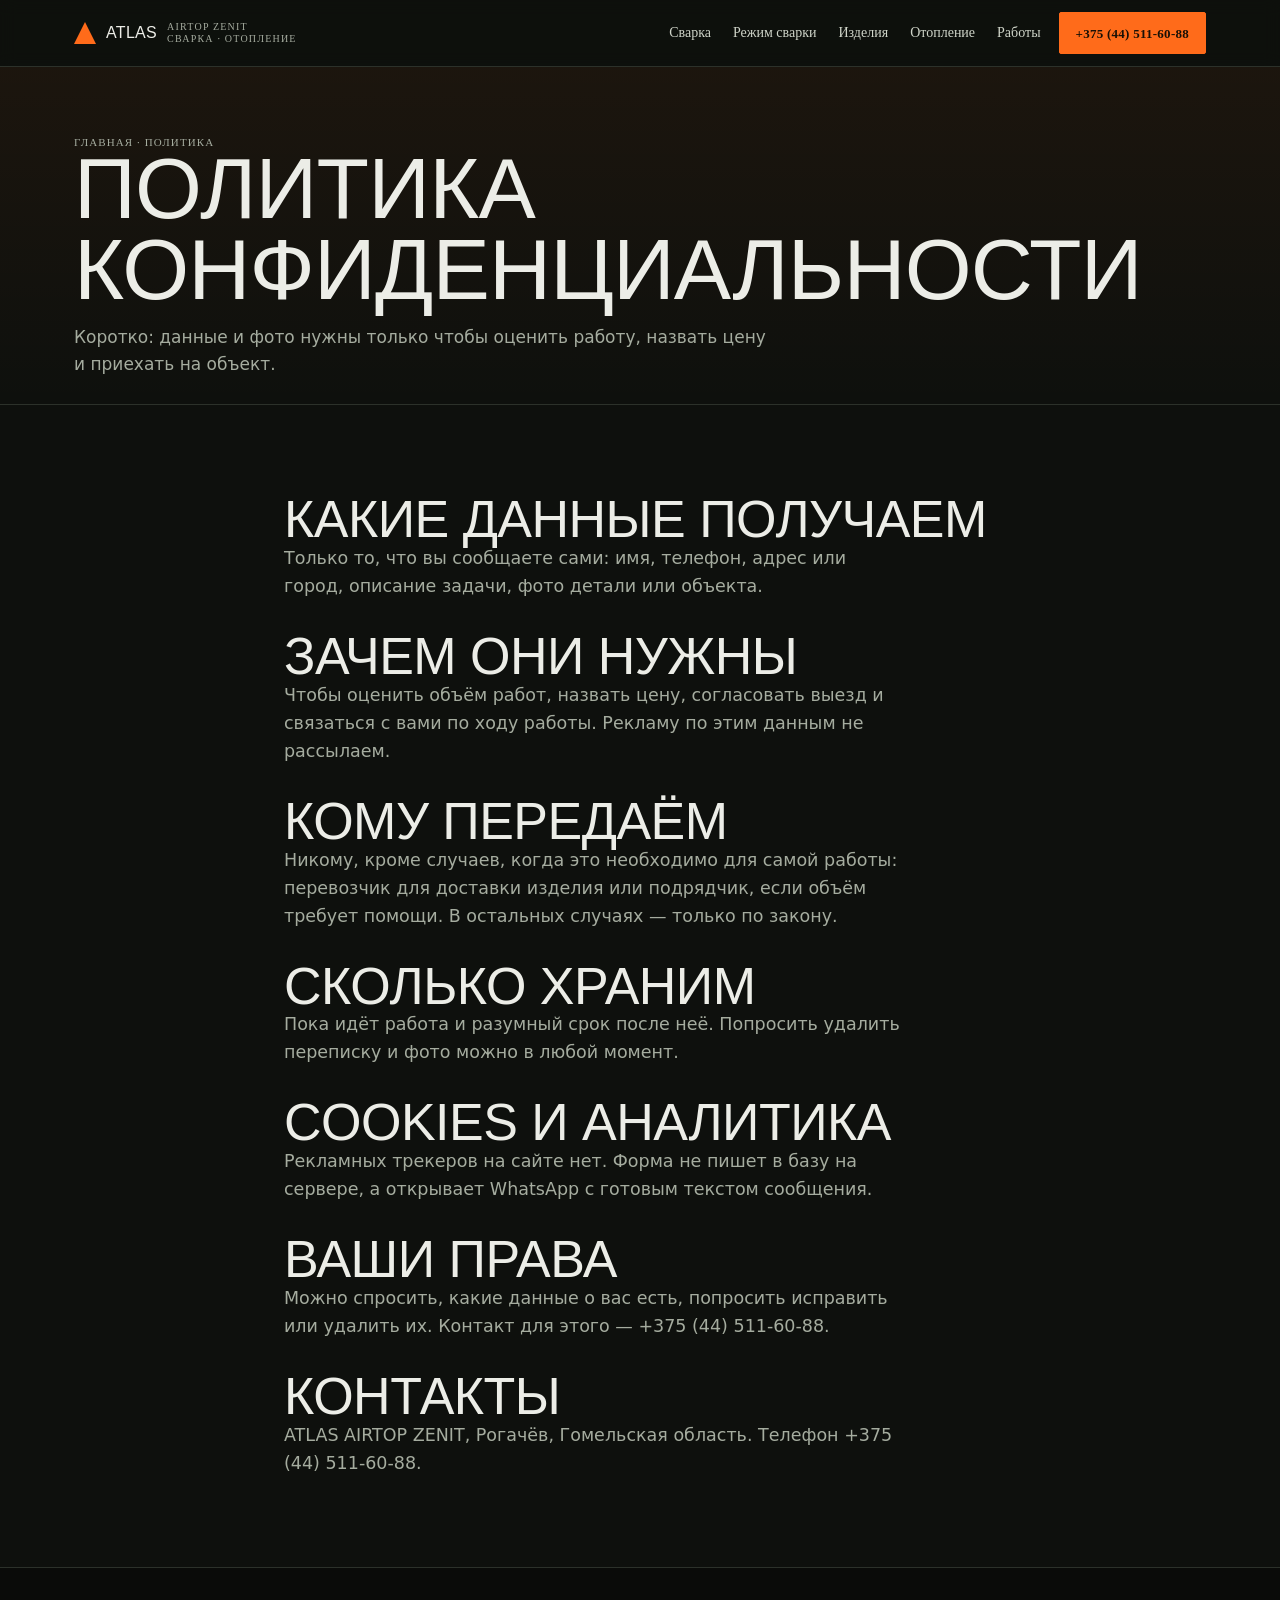
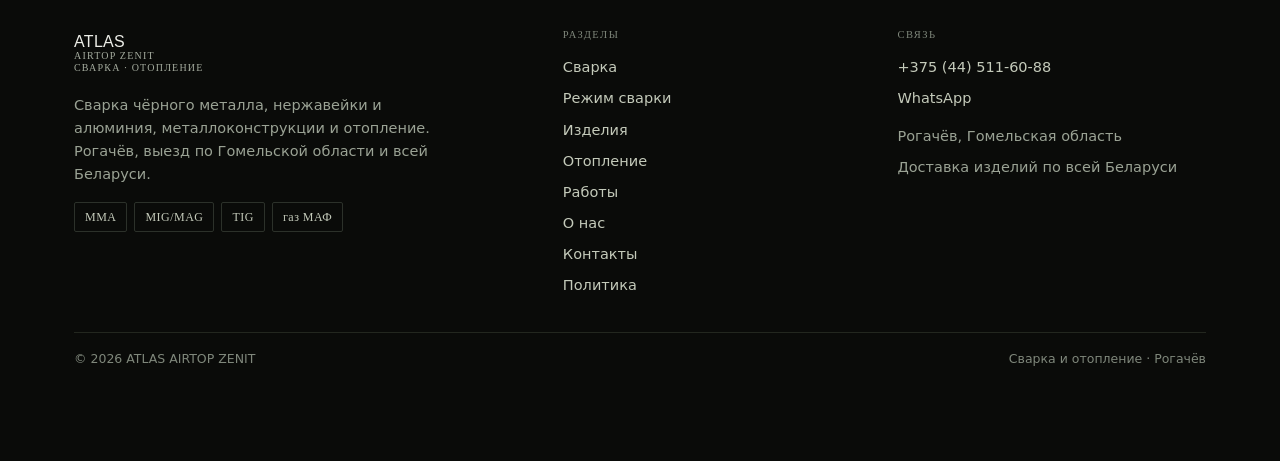
<file: politika.html>
<!DOCTYPE html><html lang="ru"><head>
<meta charset="utf-8">
<meta name="viewport" content="width=device-width,initial-scale=1">
<title>Политика конфиденциальности</title>
<meta name="description" content="Как обрабатываются данные из заявок на сварку и отопление: имя, телефон, адрес, фото объекта.">
<meta property="og:title" content="Политика конфиденциальности"><meta property="og:description" content="Как обрабатываются данные из заявок на сварку и отопление: имя, телефон, адрес, фото объекта.">
<meta property="og:type" content="website">
<link rel="preconnect" href="https://fonts.googleapis.com"><link rel="preconnect" href="https://fonts.gstatic.com" crossorigin>
<style>
:root{--steel:#0E100D;--panel:#171A16;--panel2:#1E221C;--line:#2C312A;--ink:#ECEDE7;--mut:#A5AC9F;--arc:#FF6B1A;--arc2:#FFC08A;--paper:#F2F1EC;--paper2:#E6E4DC;--pink:#17140F}
[hidden]{display:none!important}
*,*::before,*::after{box-sizing:border-box}
html{-webkit-text-size-adjust:100%;scroll-behavior:smooth}
body{margin:0;background:var(--steel);color:var(--ink);font:400 17px/1.6 'Golos Text',system-ui,sans-serif;overflow-x:hidden}
img{max-width:100%;display:block}
a{color:inherit;text-decoration:none}
h1,h2,h3{font-family:'Anton',Impact,sans-serif;font-weight:400;text-transform:uppercase;letter-spacing:-.01em;line-height:.94;margin:0}
h1{font-size:clamp(34px,7.4vw,86px);overflow-wrap:break-word;hyphens:auto}
h2{font-size:clamp(27px,4.4vw,52px)}
h3{font-size:clamp(19px,2.2vw,25px);line-height:1.06}
p{margin:0 0 12px}
.wrap{width:100%;max-width:1220px;margin:0 auto;padding:0 clamp(16px,4vw,44px)}
.section{padding:clamp(48px,7vw,96px) 0}
.section--panel{background:var(--panel)}
.section--light{background:var(--paper);color:#14160F}
.section--light h2,.section--light h3{color:#14160F}
.btn{display:inline-flex;align-items:center;justify-content:center;gap:8px;min-height:50px;padding:0 22px;font:600 14px/1 'Golos Text';letter-spacing:.02em;border:1px solid var(--line);color:var(--ink);border-radius:2px;transition:.16s;cursor:pointer;background:transparent}
.btn--arc{background:var(--arc);border-color:var(--arc);color:#191006}
.btn--arc:hover{background:#FF8236;border-color:#FF8236}
.btn--ghost:hover{border-color:var(--arc);color:var(--arc2)}
.top{position:sticky;top:0;z-index:80;background:rgba(14,16,13,.94);border-bottom:1px solid var(--line);backdrop-filter:blur(8px)}
.top__in{display:flex;align-items:center;gap:18px;min-height:66px}
.logo{display:flex;align-items:center;gap:10px;font:400 16px/1 'Anton',Impact,sans-serif;text-transform:uppercase;letter-spacing:.02em;color:var(--ink);white-space:nowrap;min-width:0;overflow:hidden}
.logo i{width:22px;height:22px;flex:none;background:var(--arc);clip-path:polygon(50% 0,100% 100%,0 100%)}
.logo b{font-weight:400}
.logo span{font:500 10px/1.2 'IBM Plex Mono';letter-spacing:.12em;color:var(--mut);display:block}
.nav{display:none;gap:22px;margin-left:auto;font:500 14px/1 'Golos Text';color:#CFD5C9}
.nav a:hover{color:var(--arc)}
.top .btn{margin-left:auto;min-height:42px;padding:0 16px;font-size:13px}
.burger{display:flex;flex-direction:column;justify-content:center;gap:5px;width:44px;height:44px;margin-left:auto;background:none;border:1px solid var(--line);cursor:pointer;padding:0 11px;border-radius:2px}
.burger span{display:block;height:2px;background:var(--ink)}
@media (min-width:1060px){.nav{display:flex}.burger{display:none}.top .btn{margin-left:0}}
.drawer{position:fixed;inset:0;z-index:120;background:rgba(8,9,7,.86)}
.drawer__inner{position:absolute;inset:0;background:var(--panel);padding:26px clamp(18px,5vw,30px);display:flex;flex-direction:column;gap:4px;overflow-y:auto}
.drawer a{font:400 24px/1.2 'Anton',Impact,sans-serif;text-transform:uppercase;padding:13px 0;border-bottom:1px solid var(--line)}
.drawer__close{align-self:flex-end;width:44px;height:44px;font-size:26px;line-height:1;background:none;border:1px solid var(--line);color:var(--ink);cursor:pointer;margin-bottom:10px}
body.is-locked{overflow:hidden}
.hero{position:relative;min-height:min(88vh,760px);display:flex;align-items:flex-end;overflow:hidden;background:#0A0B09}
.hero__bg{position:absolute;inset:0;width:100%;height:100%;object-fit:cover;object-position:50% 45%;opacity:.9}
.hero::after{content:"";position:absolute;inset:0;background:linear-gradient(96deg,rgba(10,11,9,.93) 0%,rgba(10,11,9,.82) 30%,rgba(10,11,9,.5) 56%,rgba(10,11,9,.12) 80%,rgba(10,11,9,.04) 100%),linear-gradient(180deg,rgba(10,11,9,.45) 0%,rgba(10,11,9,.12) 38%,rgba(10,11,9,.5) 74%,rgba(10,11,9,.9) 100%)}
@media (max-width:759px){.hero::after{background:linear-gradient(180deg,rgba(10,11,9,.74) 0%,rgba(10,11,9,.66) 32%,rgba(10,11,9,.8) 64%,rgba(10,11,9,.96) 100%)}}
.hero__in{position:relative;z-index:2;padding-top:clamp(90px,14vh,150px);padding-bottom:clamp(26px,4vw,48px);width:100%}
.hero h1{max-width:16ch;text-shadow:0 4px 40px rgba(0,0,0,.5)}
.hero h1 em{font-style:normal;color:var(--arc)}
.hero__lead{max-width:46ch;margin:18px 0 24px;color:#DCE0D5;font-size:clamp(15px,1.5vw,18px)}
.hero__cta{display:flex;flex-wrap:wrap;gap:10px}
.hero__row{display:flex;flex-wrap:wrap;gap:10px 28px;margin-top:clamp(24px,4vw,40px);padding-top:18px;border-top:1px solid rgba(236,237,231,.22);font:500 11.5px/1.4 'IBM Plex Mono';letter-spacing:.1em;text-transform:uppercase;color:#B9C0B3}
.seam{height:16px;background-repeat:repeat-x;background-size:32px 16px;background-image:url("data:image/svg+xml;charset=utf-8,%3Csvg xmlns='http://www.w3.org/2000/svg' width='32' height='16'%3E%3Cpath d='M0 14a8 8 0 0 0 16 0 8 8 0 0 0 16 0' fill='none' stroke='%23FF6B1A' stroke-width='2' opacity='.55'/%3E%3C/svg%3E")}
.eyebrow{display:flex;align-items:center;gap:10px;font:500 11px/1 'IBM Plex Mono';letter-spacing:.16em;text-transform:uppercase;color:var(--arc);margin:0 0 14px}
.eyebrow::before{content:"";width:26px;height:1px;background:var(--arc);flex:none}
.section--light .eyebrow{color:#B4470F}
.section--light .eyebrow::before{background:#B4470F}
.sec-head{display:flex;flex-wrap:wrap;gap:18px;justify-content:space-between;align-items:end;margin-bottom:clamp(26px,4vw,44px)}
.lede{color:var(--mut);font-size:clamp(15px,1.5vw,17.5px);max-width:56ch;margin:0}
.section--light .lede{color:#3E4238}
</style>
<link rel="stylesheet" href="assets/css/style.v1.css">
<link rel="icon" href="assets/img/favicon.svg" type="image/svg+xml">
</head><body>
<header class="top"><div class="wrap top__in">
  <a class="logo " href="index.html"><i></i><b>ATLAS</b><span>airtop&nbsp;zenit<br>сварка · отопление</span></a>
  <nav class="nav"><a href="svarka.html">Сварка</a><a href="rezhim.html">Режим сварки</a><a href="izdeliya.html">Изделия</a><a href="otoplenie.html">Отопление</a><a href="raboty.html">Работы</a></nav>
  <a class="btn btn--arc" href="tel:+375445116088">+375 (44) 511-60-88</a>
  <button class="burger" id="burger" aria-label="Меню" aria-expanded="false" aria-controls="drawer"><span></span><span></span><span></span></button>
</div></header>
<section class="phero"><div class="wrap">
<p class="crumbs"><a href="index.html">Главная</a> · Политика</p>
<h1>Политика<br>конфиденциальности</h1><p>Коротко: данные и фото нужны только чтобы оценить работу, назвать цену и приехать на объект.</p></div></section>
<main>
<section class="section"><div class="wrap" style="max-width:800px">
<h2>Какие данные получаем</h2>
<p class="lede">Только то, что вы сообщаете сами: имя, телефон, адрес или город, описание задачи, фото детали или объекта.</p>
<h2 style="margin-top:32px">Зачем они нужны</h2>
<p class="lede">Чтобы оценить объём работ, назвать цену, согласовать выезд и связаться с вами по ходу работы. Рекламу по этим данным не рассылаем.</p>
<h2 style="margin-top:32px">Кому передаём</h2>
<p class="lede">Никому, кроме случаев, когда это необходимо для самой работы: перевозчик для доставки изделия или подрядчик, если объём требует помощи. В остальных случаях — только по закону.</p>
<h2 style="margin-top:32px">Сколько храним</h2>
<p class="lede">Пока идёт работа и разумный срок после неё. Попросить удалить переписку и фото можно в любой момент.</p>
<h2 style="margin-top:32px">Cookies и аналитика</h2>
<p class="lede">Рекламных трекеров на сайте нет. Форма не пишет в базу на сервере, а открывает WhatsApp с готовым текстом сообщения.</p>
<h2 style="margin-top:32px">Ваши права</h2>
<p class="lede">Можно спросить, какие данные о вас есть, попросить исправить или удалить их. Контакт для этого — +375 (44) 511-60-88.</p>
<h2 style="margin-top:32px">Контакты</h2>
<p class="lede">ATLAS AIRTOP ZENIT, Рогачёв, Гомельская область. Телефон +375 (44) 511-60-88.</p>
</div></section>
</main>
<div class="drawer" id="drawer" hidden>
  <div class="drawer__inner" role="dialog" aria-modal="true" aria-label="Меню">
    <button class="drawer__close" id="drawerClose" aria-label="Закрыть меню">×</button>
    <a href="svarka.html">Сварка</a><a href="rezhim.html">Режим сварки</a><a href="izdeliya.html">Изделия</a><a href="otoplenie.html">Отопление</a><a href="raboty.html">Работы</a><a href="o-kompanii.html">О нас</a><a href="kontakty.html">Контакты</a>
    <a href="tel:+375445116088" style="color:var(--arc)">+375 (44) 511-60-88</a>
  </div>
</div>
<footer class="foot"><div class="wrap"><div class="foot__grid">
  <div><a class="logo " href="index.html"><i></i><b>ATLAS</b><span>airtop&nbsp;zenit<br>сварка · отопление</span></a>
    <p style="margin:16px 0 0;max-width:40ch;color:#9AA294">Сварка чёрного металла, нержавейки и алюминия, металлоконструкции и отопление. Рогачёв, выезд по Гомельской области и всей Беларуси.</p>
    <div class="tags" style="margin-top:16px"><span>MMA</span><span>MIG/MAG</span><span>TIG</span><span>газ МАФ</span></div></div>
  <div><h4>Разделы</h4><a href="svarka.html">Сварка</a><a href="rezhim.html">Режим сварки</a><a href="izdeliya.html">Изделия</a><a href="otoplenie.html">Отопление</a><a href="raboty.html">Работы</a><a href="o-kompanii.html">О нас</a><a href="kontakty.html">Контакты</a><a href="politika.html">Политика</a></div>
  <div><h4>Связь</h4><a href="tel:+375445116088">+375 (44) 511-60-88</a>
    <a href="https://wa.me/375445116088" target="_blank" rel="noopener">WhatsApp</a>
    <p style="margin:10px 0 0;color:#9AA294">Рогачёв, Гомельская область</p>
    <p style="margin:8px 0 0;color:#9AA294">Доставка изделий по всей Беларуси</p></div>
</div>
<div class="foot__b"><span>© 2026 ATLAS AIRTOP ZENIT</span><span>Сварка и отопление · Рогачёв</span></div>
</div></footer>
<div class="fbar">
  <a class="btn btn--arc" href="tel:+375445116088">Позвонить</a>
  <a class="btn btn--ghost" href="https://wa.me/375445116088" target="_blank" rel="noopener">WhatsApp</a>
  <a class="btn btn--ghost" href="rezhim.html">Режим</a>
</div>
<script src="assets/js/main.v1.js"></script>
</file>
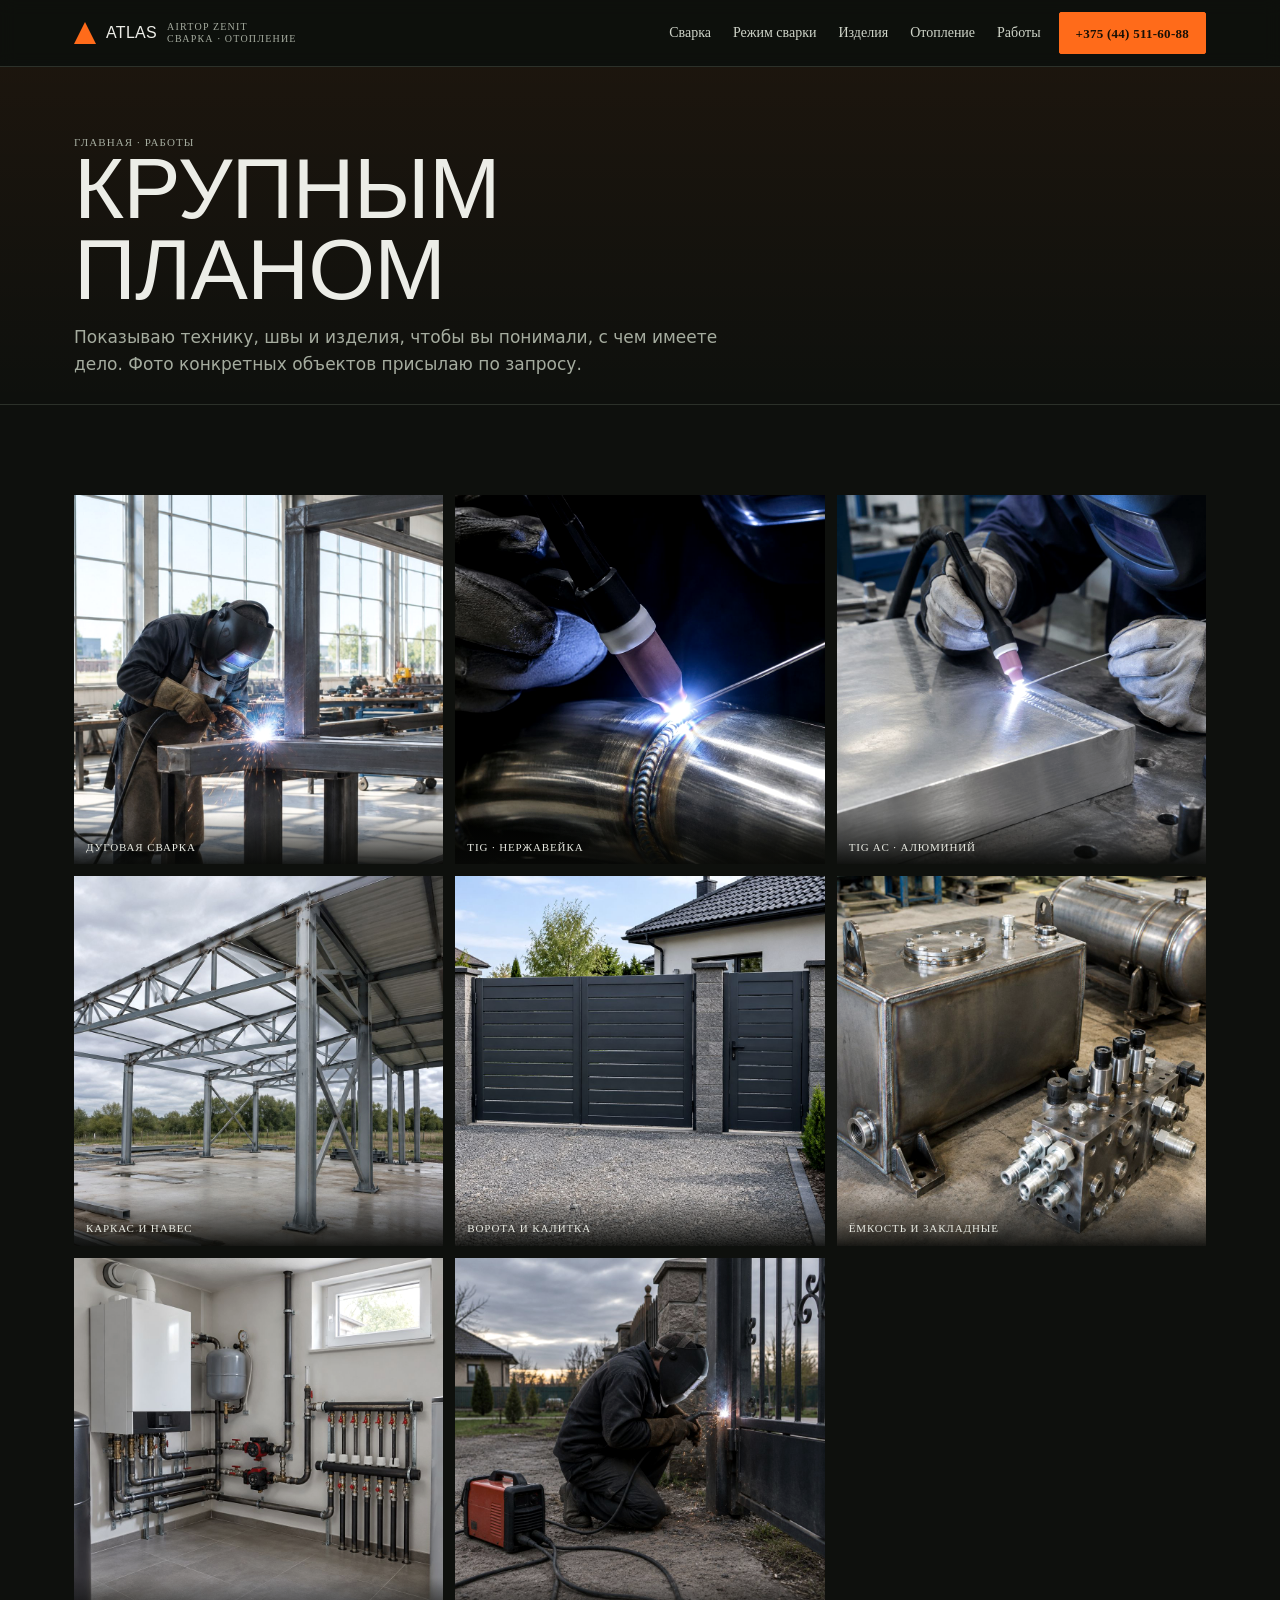
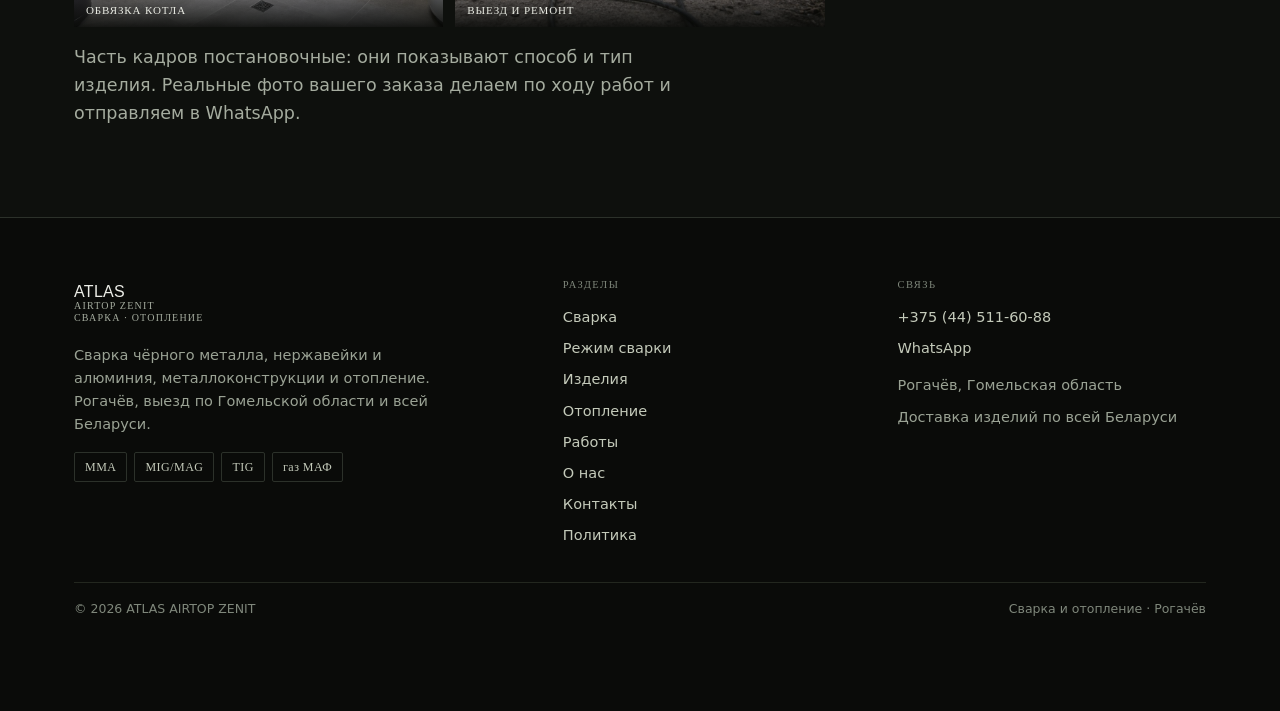
<file: raboty.html>
<!DOCTYPE html><html lang="ru"><head>
<meta charset="utf-8">
<meta name="viewport" content="width=device-width,initial-scale=1">
<title>Работы — сварка, конструкции, отопление</title>
<meta name="description" content="Фотографии по типам работ: дуговая сварка, TIG на нержавейке и алюминии, металлоконструкции, ворота, ёмкости, котельные.">
<meta property="og:title" content="Работы — сварка, конструкции, отопление"><meta property="og:description" content="Фотографии по типам работ: дуговая сварка, TIG на нержавейке и алюминии, металлоконструкции, ворота, ёмкости, котельные.">
<meta property="og:type" content="website">
<link rel="preconnect" href="https://fonts.googleapis.com"><link rel="preconnect" href="https://fonts.gstatic.com" crossorigin>
<style>
:root{--steel:#0E100D;--panel:#171A16;--panel2:#1E221C;--line:#2C312A;--ink:#ECEDE7;--mut:#A5AC9F;--arc:#FF6B1A;--arc2:#FFC08A;--paper:#F2F1EC;--paper2:#E6E4DC;--pink:#17140F}
[hidden]{display:none!important}
*,*::before,*::after{box-sizing:border-box}
html{-webkit-text-size-adjust:100%;scroll-behavior:smooth}
body{margin:0;background:var(--steel);color:var(--ink);font:400 17px/1.6 'Golos Text',system-ui,sans-serif;overflow-x:hidden}
img{max-width:100%;display:block}
a{color:inherit;text-decoration:none}
h1,h2,h3{font-family:'Anton',Impact,sans-serif;font-weight:400;text-transform:uppercase;letter-spacing:-.01em;line-height:.94;margin:0}
h1{font-size:clamp(34px,7.4vw,86px);overflow-wrap:break-word;hyphens:auto}
h2{font-size:clamp(27px,4.4vw,52px)}
h3{font-size:clamp(19px,2.2vw,25px);line-height:1.06}
p{margin:0 0 12px}
.wrap{width:100%;max-width:1220px;margin:0 auto;padding:0 clamp(16px,4vw,44px)}
.section{padding:clamp(48px,7vw,96px) 0}
.section--panel{background:var(--panel)}
.section--light{background:var(--paper);color:#14160F}
.section--light h2,.section--light h3{color:#14160F}
.btn{display:inline-flex;align-items:center;justify-content:center;gap:8px;min-height:50px;padding:0 22px;font:600 14px/1 'Golos Text';letter-spacing:.02em;border:1px solid var(--line);color:var(--ink);border-radius:2px;transition:.16s;cursor:pointer;background:transparent}
.btn--arc{background:var(--arc);border-color:var(--arc);color:#191006}
.btn--arc:hover{background:#FF8236;border-color:#FF8236}
.btn--ghost:hover{border-color:var(--arc);color:var(--arc2)}
.top{position:sticky;top:0;z-index:80;background:rgba(14,16,13,.94);border-bottom:1px solid var(--line);backdrop-filter:blur(8px)}
.top__in{display:flex;align-items:center;gap:18px;min-height:66px}
.logo{display:flex;align-items:center;gap:10px;font:400 16px/1 'Anton',Impact,sans-serif;text-transform:uppercase;letter-spacing:.02em;color:var(--ink);white-space:nowrap;min-width:0;overflow:hidden}
.logo i{width:22px;height:22px;flex:none;background:var(--arc);clip-path:polygon(50% 0,100% 100%,0 100%)}
.logo b{font-weight:400}
.logo span{font:500 10px/1.2 'IBM Plex Mono';letter-spacing:.12em;color:var(--mut);display:block}
.nav{display:none;gap:22px;margin-left:auto;font:500 14px/1 'Golos Text';color:#CFD5C9}
.nav a:hover{color:var(--arc)}
.top .btn{margin-left:auto;min-height:42px;padding:0 16px;font-size:13px}
.burger{display:flex;flex-direction:column;justify-content:center;gap:5px;width:44px;height:44px;margin-left:auto;background:none;border:1px solid var(--line);cursor:pointer;padding:0 11px;border-radius:2px}
.burger span{display:block;height:2px;background:var(--ink)}
@media (min-width:1060px){.nav{display:flex}.burger{display:none}.top .btn{margin-left:0}}
.drawer{position:fixed;inset:0;z-index:120;background:rgba(8,9,7,.86)}
.drawer__inner{position:absolute;inset:0;background:var(--panel);padding:26px clamp(18px,5vw,30px);display:flex;flex-direction:column;gap:4px;overflow-y:auto}
.drawer a{font:400 24px/1.2 'Anton',Impact,sans-serif;text-transform:uppercase;padding:13px 0;border-bottom:1px solid var(--line)}
.drawer__close{align-self:flex-end;width:44px;height:44px;font-size:26px;line-height:1;background:none;border:1px solid var(--line);color:var(--ink);cursor:pointer;margin-bottom:10px}
body.is-locked{overflow:hidden}
.hero{position:relative;min-height:min(88vh,760px);display:flex;align-items:flex-end;overflow:hidden;background:#0A0B09}
.hero__bg{position:absolute;inset:0;width:100%;height:100%;object-fit:cover;object-position:50% 45%;opacity:.9}
.hero::after{content:"";position:absolute;inset:0;background:linear-gradient(96deg,rgba(10,11,9,.93) 0%,rgba(10,11,9,.82) 30%,rgba(10,11,9,.5) 56%,rgba(10,11,9,.12) 80%,rgba(10,11,9,.04) 100%),linear-gradient(180deg,rgba(10,11,9,.45) 0%,rgba(10,11,9,.12) 38%,rgba(10,11,9,.5) 74%,rgba(10,11,9,.9) 100%)}
@media (max-width:759px){.hero::after{background:linear-gradient(180deg,rgba(10,11,9,.74) 0%,rgba(10,11,9,.66) 32%,rgba(10,11,9,.8) 64%,rgba(10,11,9,.96) 100%)}}
.hero__in{position:relative;z-index:2;padding-top:clamp(90px,14vh,150px);padding-bottom:clamp(26px,4vw,48px);width:100%}
.hero h1{max-width:16ch;text-shadow:0 4px 40px rgba(0,0,0,.5)}
.hero h1 em{font-style:normal;color:var(--arc)}
.hero__lead{max-width:46ch;margin:18px 0 24px;color:#DCE0D5;font-size:clamp(15px,1.5vw,18px)}
.hero__cta{display:flex;flex-wrap:wrap;gap:10px}
.hero__row{display:flex;flex-wrap:wrap;gap:10px 28px;margin-top:clamp(24px,4vw,40px);padding-top:18px;border-top:1px solid rgba(236,237,231,.22);font:500 11.5px/1.4 'IBM Plex Mono';letter-spacing:.1em;text-transform:uppercase;color:#B9C0B3}
.seam{height:16px;background-repeat:repeat-x;background-size:32px 16px;background-image:url("data:image/svg+xml;charset=utf-8,%3Csvg xmlns='http://www.w3.org/2000/svg' width='32' height='16'%3E%3Cpath d='M0 14a8 8 0 0 0 16 0 8 8 0 0 0 16 0' fill='none' stroke='%23FF6B1A' stroke-width='2' opacity='.55'/%3E%3C/svg%3E")}
.eyebrow{display:flex;align-items:center;gap:10px;font:500 11px/1 'IBM Plex Mono';letter-spacing:.16em;text-transform:uppercase;color:var(--arc);margin:0 0 14px}
.eyebrow::before{content:"";width:26px;height:1px;background:var(--arc);flex:none}
.section--light .eyebrow{color:#B4470F}
.section--light .eyebrow::before{background:#B4470F}
.sec-head{display:flex;flex-wrap:wrap;gap:18px;justify-content:space-between;align-items:end;margin-bottom:clamp(26px,4vw,44px)}
.lede{color:var(--mut);font-size:clamp(15px,1.5vw,17.5px);max-width:56ch;margin:0}
.section--light .lede{color:#3E4238}
</style>
<link rel="stylesheet" href="assets/css/style.v1.css">
<link rel="icon" href="assets/img/favicon.svg" type="image/svg+xml">
</head><body>
<header class="top"><div class="wrap top__in">
  <a class="logo " href="index.html"><i></i><b>ATLAS</b><span>airtop&nbsp;zenit<br>сварка · отопление</span></a>
  <nav class="nav"><a href="svarka.html">Сварка</a><a href="rezhim.html">Режим сварки</a><a href="izdeliya.html">Изделия</a><a href="otoplenie.html">Отопление</a><a href="raboty.html">Работы</a></nav>
  <a class="btn btn--arc" href="tel:+375445116088">+375 (44) 511-60-88</a>
  <button class="burger" id="burger" aria-label="Меню" aria-expanded="false" aria-controls="drawer"><span></span><span></span><span></span></button>
</div></header>
<section class="phero"><div class="wrap">
<p class="crumbs"><a href="index.html">Главная</a> · Работы</p>
<h1>Крупным<br>планом</h1><p>Показываю технику, швы и изделия, чтобы вы понимали, с чем имеете дело. Фото конкретных объектов присылаю по запросу.</p></div></section>
<main>
<section class="section"><div class="wrap">
  <div class="works">
    <figure><img src="assets/img/hero.jpg" alt="Дуговая сварка стали" loading="lazy"><figcaption>Дуговая сварка</figcaption></figure>
    <figure><img src="assets/img/tig.jpg" alt="TIG сварка нержавейки" loading="lazy"><figcaption>TIG · нержавейка</figcaption></figure>
    <figure><img src="assets/img/alu.jpg" alt="Сварка алюминия" loading="lazy"><figcaption>TIG AC · алюминий</figcaption></figure>
    <figure><img src="assets/img/karkas.jpg" alt="Металлокаркас" loading="lazy"><figcaption>Каркас и навес</figcaption></figure>
    <figure><img src="assets/img/vorota.jpg" alt="Ворота и калитка" loading="lazy"><figcaption>Ворота и калитка</figcaption></figure>
    <figure><img src="assets/img/rezerv.jpg" alt="Резервуар" loading="lazy"><figcaption>Ёмкость и закладные</figcaption></figure>
    <figure><img src="assets/img/boiler.jpg" alt="Котельная" loading="lazy"><figcaption>Обвязка котла</figcaption></figure>
    <figure><img src="assets/img/vyezd.jpg" alt="Выездной ремонт" loading="lazy"><figcaption>Выезд и ремонт</figcaption></figure>
  </div>
  <p class="lede" style="margin-top:16px">Часть кадров постановочные: они показывают способ и тип изделия. Реальные фото вашего заказа делаем по ходу работ и отправляем в WhatsApp.</p>
</div></section>
</main>
<div class="drawer" id="drawer" hidden>
  <div class="drawer__inner" role="dialog" aria-modal="true" aria-label="Меню">
    <button class="drawer__close" id="drawerClose" aria-label="Закрыть меню">×</button>
    <a href="svarka.html">Сварка</a><a href="rezhim.html">Режим сварки</a><a href="izdeliya.html">Изделия</a><a href="otoplenie.html">Отопление</a><a href="raboty.html">Работы</a><a href="o-kompanii.html">О нас</a><a href="kontakty.html">Контакты</a>
    <a href="tel:+375445116088" style="color:var(--arc)">+375 (44) 511-60-88</a>
  </div>
</div>
<footer class="foot"><div class="wrap"><div class="foot__grid">
  <div><a class="logo " href="index.html"><i></i><b>ATLAS</b><span>airtop&nbsp;zenit<br>сварка · отопление</span></a>
    <p style="margin:16px 0 0;max-width:40ch;color:#9AA294">Сварка чёрного металла, нержавейки и алюминия, металлоконструкции и отопление. Рогачёв, выезд по Гомельской области и всей Беларуси.</p>
    <div class="tags" style="margin-top:16px"><span>MMA</span><span>MIG/MAG</span><span>TIG</span><span>газ МАФ</span></div></div>
  <div><h4>Разделы</h4><a href="svarka.html">Сварка</a><a href="rezhim.html">Режим сварки</a><a href="izdeliya.html">Изделия</a><a href="otoplenie.html">Отопление</a><a href="raboty.html">Работы</a><a href="o-kompanii.html">О нас</a><a href="kontakty.html">Контакты</a><a href="politika.html">Политика</a></div>
  <div><h4>Связь</h4><a href="tel:+375445116088">+375 (44) 511-60-88</a>
    <a href="https://wa.me/375445116088" target="_blank" rel="noopener">WhatsApp</a>
    <p style="margin:10px 0 0;color:#9AA294">Рогачёв, Гомельская область</p>
    <p style="margin:8px 0 0;color:#9AA294">Доставка изделий по всей Беларуси</p></div>
</div>
<div class="foot__b"><span>© 2026 ATLAS AIRTOP ZENIT</span><span>Сварка и отопление · Рогачёв</span></div>
</div></footer>
<div class="fbar">
  <a class="btn btn--arc" href="tel:+375445116088">Позвонить</a>
  <a class="btn btn--ghost" href="https://wa.me/375445116088" target="_blank" rel="noopener">WhatsApp</a>
  <a class="btn btn--ghost" href="rezhim.html">Режим</a>
</div>
<script src="assets/js/main.v1.js"></script>
</file>
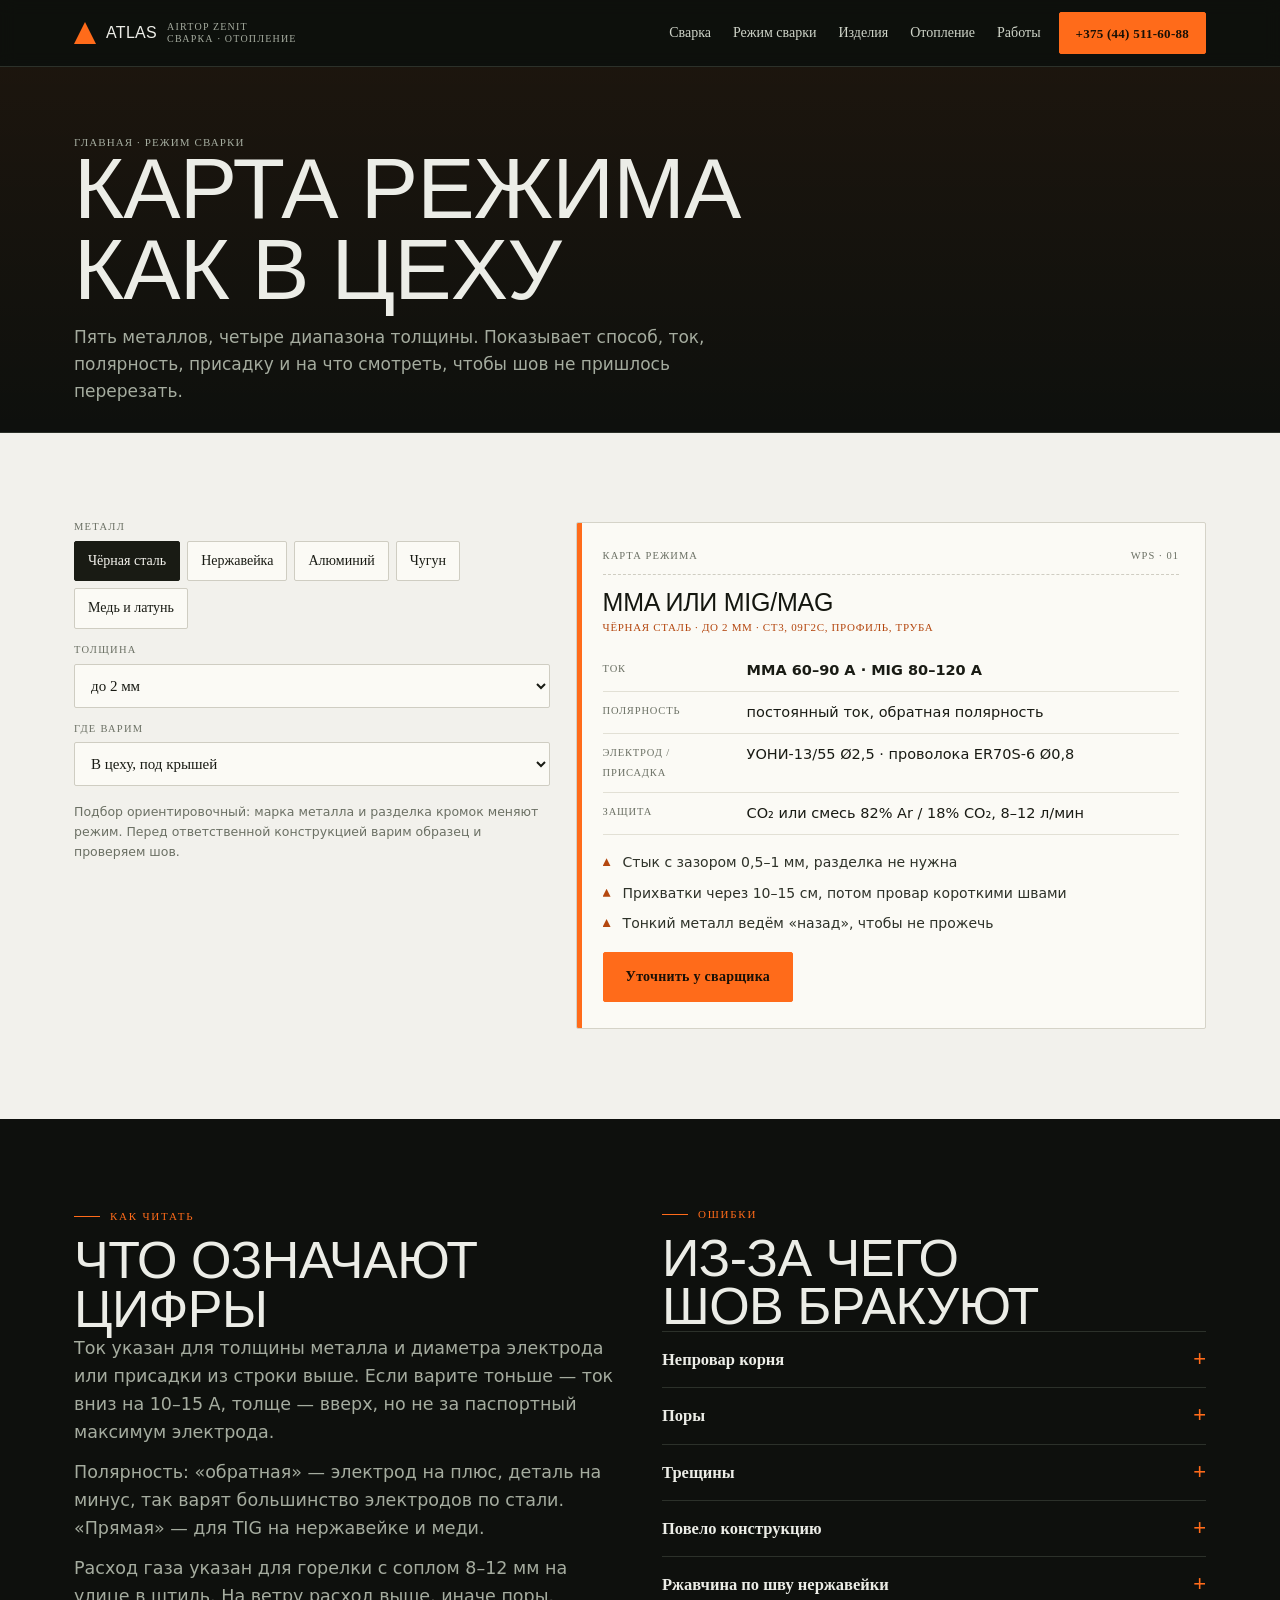
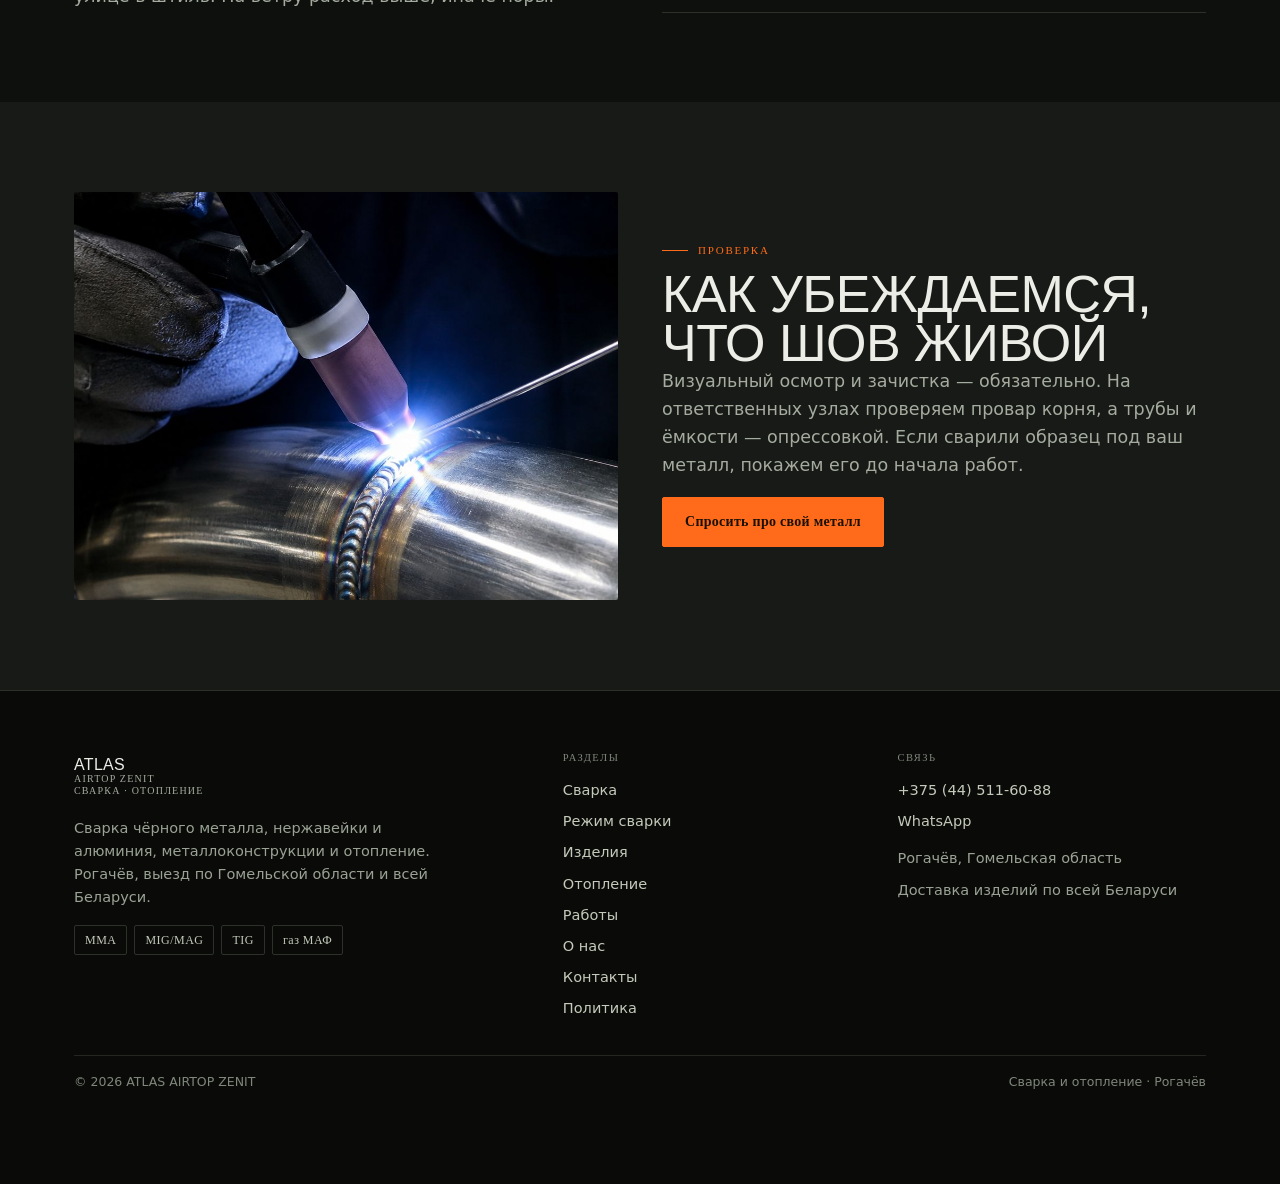
<file: rezhim.html>
<!DOCTYPE html><html lang="ru"><head>
<meta charset="utf-8">
<meta name="viewport" content="width=device-width,initial-scale=1">
<title>Подбор режима сварки — ток, полярность, присадка, газ</title>
<meta name="description" content="Карта режима: выберите металл и толщину — способ сварки, ток, полярность, электрод или присадка, защитный газ и типичные ошибки.">
<meta property="og:title" content="Подбор режима сварки — ток, полярность, присадка, газ"><meta property="og:description" content="Карта режима: выберите металл и толщину — способ сварки, ток, полярность, электрод или присадка, защитный газ и типичные ошибки.">
<meta property="og:type" content="website">
<link rel="preconnect" href="https://fonts.googleapis.com"><link rel="preconnect" href="https://fonts.gstatic.com" crossorigin>
<style>
:root{--steel:#0E100D;--panel:#171A16;--panel2:#1E221C;--line:#2C312A;--ink:#ECEDE7;--mut:#A5AC9F;--arc:#FF6B1A;--arc2:#FFC08A;--paper:#F2F1EC;--paper2:#E6E4DC;--pink:#17140F}
[hidden]{display:none!important}
*,*::before,*::after{box-sizing:border-box}
html{-webkit-text-size-adjust:100%;scroll-behavior:smooth}
body{margin:0;background:var(--steel);color:var(--ink);font:400 17px/1.6 'Golos Text',system-ui,sans-serif;overflow-x:hidden}
img{max-width:100%;display:block}
a{color:inherit;text-decoration:none}
h1,h2,h3{font-family:'Anton',Impact,sans-serif;font-weight:400;text-transform:uppercase;letter-spacing:-.01em;line-height:.94;margin:0}
h1{font-size:clamp(34px,7.4vw,86px);overflow-wrap:break-word;hyphens:auto}
h2{font-size:clamp(27px,4.4vw,52px)}
h3{font-size:clamp(19px,2.2vw,25px);line-height:1.06}
p{margin:0 0 12px}
.wrap{width:100%;max-width:1220px;margin:0 auto;padding:0 clamp(16px,4vw,44px)}
.section{padding:clamp(48px,7vw,96px) 0}
.section--panel{background:var(--panel)}
.section--light{background:var(--paper);color:#14160F}
.section--light h2,.section--light h3{color:#14160F}
.btn{display:inline-flex;align-items:center;justify-content:center;gap:8px;min-height:50px;padding:0 22px;font:600 14px/1 'Golos Text';letter-spacing:.02em;border:1px solid var(--line);color:var(--ink);border-radius:2px;transition:.16s;cursor:pointer;background:transparent}
.btn--arc{background:var(--arc);border-color:var(--arc);color:#191006}
.btn--arc:hover{background:#FF8236;border-color:#FF8236}
.btn--ghost:hover{border-color:var(--arc);color:var(--arc2)}
.top{position:sticky;top:0;z-index:80;background:rgba(14,16,13,.94);border-bottom:1px solid var(--line);backdrop-filter:blur(8px)}
.top__in{display:flex;align-items:center;gap:18px;min-height:66px}
.logo{display:flex;align-items:center;gap:10px;font:400 16px/1 'Anton',Impact,sans-serif;text-transform:uppercase;letter-spacing:.02em;color:var(--ink);white-space:nowrap;min-width:0;overflow:hidden}
.logo i{width:22px;height:22px;flex:none;background:var(--arc);clip-path:polygon(50% 0,100% 100%,0 100%)}
.logo b{font-weight:400}
.logo span{font:500 10px/1.2 'IBM Plex Mono';letter-spacing:.12em;color:var(--mut);display:block}
.nav{display:none;gap:22px;margin-left:auto;font:500 14px/1 'Golos Text';color:#CFD5C9}
.nav a:hover{color:var(--arc)}
.top .btn{margin-left:auto;min-height:42px;padding:0 16px;font-size:13px}
.burger{display:flex;flex-direction:column;justify-content:center;gap:5px;width:44px;height:44px;margin-left:auto;background:none;border:1px solid var(--line);cursor:pointer;padding:0 11px;border-radius:2px}
.burger span{display:block;height:2px;background:var(--ink)}
@media (min-width:1060px){.nav{display:flex}.burger{display:none}.top .btn{margin-left:0}}
.drawer{position:fixed;inset:0;z-index:120;background:rgba(8,9,7,.86)}
.drawer__inner{position:absolute;inset:0;background:var(--panel);padding:26px clamp(18px,5vw,30px);display:flex;flex-direction:column;gap:4px;overflow-y:auto}
.drawer a{font:400 24px/1.2 'Anton',Impact,sans-serif;text-transform:uppercase;padding:13px 0;border-bottom:1px solid var(--line)}
.drawer__close{align-self:flex-end;width:44px;height:44px;font-size:26px;line-height:1;background:none;border:1px solid var(--line);color:var(--ink);cursor:pointer;margin-bottom:10px}
body.is-locked{overflow:hidden}
.hero{position:relative;min-height:min(88vh,760px);display:flex;align-items:flex-end;overflow:hidden;background:#0A0B09}
.hero__bg{position:absolute;inset:0;width:100%;height:100%;object-fit:cover;object-position:50% 45%;opacity:.9}
.hero::after{content:"";position:absolute;inset:0;background:linear-gradient(96deg,rgba(10,11,9,.93) 0%,rgba(10,11,9,.82) 30%,rgba(10,11,9,.5) 56%,rgba(10,11,9,.12) 80%,rgba(10,11,9,.04) 100%),linear-gradient(180deg,rgba(10,11,9,.45) 0%,rgba(10,11,9,.12) 38%,rgba(10,11,9,.5) 74%,rgba(10,11,9,.9) 100%)}
@media (max-width:759px){.hero::after{background:linear-gradient(180deg,rgba(10,11,9,.74) 0%,rgba(10,11,9,.66) 32%,rgba(10,11,9,.8) 64%,rgba(10,11,9,.96) 100%)}}
.hero__in{position:relative;z-index:2;padding-top:clamp(90px,14vh,150px);padding-bottom:clamp(26px,4vw,48px);width:100%}
.hero h1{max-width:16ch;text-shadow:0 4px 40px rgba(0,0,0,.5)}
.hero h1 em{font-style:normal;color:var(--arc)}
.hero__lead{max-width:46ch;margin:18px 0 24px;color:#DCE0D5;font-size:clamp(15px,1.5vw,18px)}
.hero__cta{display:flex;flex-wrap:wrap;gap:10px}
.hero__row{display:flex;flex-wrap:wrap;gap:10px 28px;margin-top:clamp(24px,4vw,40px);padding-top:18px;border-top:1px solid rgba(236,237,231,.22);font:500 11.5px/1.4 'IBM Plex Mono';letter-spacing:.1em;text-transform:uppercase;color:#B9C0B3}
.seam{height:16px;background-repeat:repeat-x;background-size:32px 16px;background-image:url("data:image/svg+xml;charset=utf-8,%3Csvg xmlns='http://www.w3.org/2000/svg' width='32' height='16'%3E%3Cpath d='M0 14a8 8 0 0 0 16 0 8 8 0 0 0 16 0' fill='none' stroke='%23FF6B1A' stroke-width='2' opacity='.55'/%3E%3C/svg%3E")}
.eyebrow{display:flex;align-items:center;gap:10px;font:500 11px/1 'IBM Plex Mono';letter-spacing:.16em;text-transform:uppercase;color:var(--arc);margin:0 0 14px}
.eyebrow::before{content:"";width:26px;height:1px;background:var(--arc);flex:none}
.section--light .eyebrow{color:#B4470F}
.section--light .eyebrow::before{background:#B4470F}
.sec-head{display:flex;flex-wrap:wrap;gap:18px;justify-content:space-between;align-items:end;margin-bottom:clamp(26px,4vw,44px)}
.lede{color:var(--mut);font-size:clamp(15px,1.5vw,17.5px);max-width:56ch;margin:0}
.section--light .lede{color:#3E4238}
</style>
<link rel="stylesheet" href="assets/css/style.v1.css">
<link rel="icon" href="assets/img/favicon.svg" type="image/svg+xml">
</head><body>
<header class="top"><div class="wrap top__in">
  <a class="logo " href="index.html"><i></i><b>ATLAS</b><span>airtop&nbsp;zenit<br>сварка · отопление</span></a>
  <nav class="nav"><a href="svarka.html">Сварка</a><a href="rezhim.html">Режим сварки</a><a href="izdeliya.html">Изделия</a><a href="otoplenie.html">Отопление</a><a href="raboty.html">Работы</a></nav>
  <a class="btn btn--arc" href="tel:+375445116088">+375 (44) 511-60-88</a>
  <button class="burger" id="burger" aria-label="Меню" aria-expanded="false" aria-controls="drawer"><span></span><span></span><span></span></button>
</div></header>
<section class="phero"><div class="wrap">
<p class="crumbs"><a href="index.html">Главная</a> · Режим сварки</p>
<h1>Карта режима<br>как в цеху</h1><p>Пять металлов, четыре диапазона толщины. Показывает способ, ток, полярность, присадку и на что смотреть, чтобы шов не пришлось перерезать.</p></div></section>
<main>
<section class="section section--light"><div class="wrap"><div class="wps" id="wps">
  <div class="wps__ctrl">
    <div><p class="wps__label">Металл</p><div class="metal" id="metalBtns"><button type="button" aria-pressed="true" data-m="steel">Чёрная сталь</button><button type="button" aria-pressed="false" data-m="stainless">Нержавейка</button><button type="button" aria-pressed="false" data-m="alu">Алюминий</button><button type="button" aria-pressed="false" data-m="cast">Чугун</button><button type="button" aria-pressed="false" data-m="copper">Медь и латунь</button></div></div>
    <div><p class="wps__label">Толщина</p><select id="thickSel" aria-label="Толщина металла"><option value="thin">до 2 мм</option><option value="mid">2–5 мм</option><option value="thick">5–10 мм</option><option value="xl">больше 10 мм</option></select></div>
    <div><p class="wps__label">Где варим</p><select id="placeSel" aria-label="Условия">
      <option value="shop">В цеху, под крышей</option>
      <option value="out">На улице, возможен ветер</option>
      <option value="pipe">Труба под давлением, с поддувом</option>
    </select></div>
    <p class="fineprint" style="margin:0">Подбор ориентировочный: марка металла и разделка кромок меняют режим. Перед ответственной конструкцией варим образец и проверяем шов.</p>
  </div>
  <div class="sheet" id="sheet">
    <div class="sheet__top"><span>Карта режима</span><span id="sheetCode">WPS · 01</span></div>
    <h3 id="sheetMethod">—</h3>
    <p class="sheet__pick" id="sheetPick">—</p>
    <dl class="spec2">
      <div><dt>Ток</dt><dd><b id="outCur">—</b></dd></div>
      <div><dt>Полярность</dt><dd id="outPol">—</dd></div>
      <div><dt>Электрод / присадка</dt><dd id="outFill">—</dd></div>
      <div><dt>Защита</dt><dd id="outGas">—</dd></div>
    </dl>
    <ul class="tips" id="outTips"></ul>
    <div class="warnbox" id="outAvo" hidden></div>
    <a class="btn btn--arc" id="wpsCta" href="https://wa.me/375445116088" target="_blank" rel="noopener">Уточнить у сварщика</a>
  </div>
</div>
<script>window.__MODES__={"steel|thin": {"m": "MMA или MIG/MAG", "c": "MMA 60–90 А · MIG 80–120 А", "p": "постоянный ток, обратная полярность", "f": "УОНИ-13/55 Ø2,5 · проволока ER70S-6 Ø0,8", "g": "CO₂ или смесь 82% Ar / 18% CO₂, 8–12 л/мин", "t": ["Стык с зазором 0,5–1 мм, разделка не нужна", "Прихватки через 10–15 см, потом провар короткими швами", "Тонкий металл ведём «назад», чтобы не прожечь"], "a": "Длинный шов в один проход: металл поведёт, и геометрию уже не вернуть."}, "steel|mid": {"m": "MMA или MAG", "c": "MMA 90–140 А · MAG 120–180 А", "p": "постоянный ток, обратная полярность", "f": "УОНИ-13/55 Ø3,0 · проволока ER70S-6 Ø1,0", "g": "Смесь 82/18 или CO₂, 10–14 л/мин", "t": ["Разделка V при толщине от 4 мм, притупление 1,5–2 мм", "Корень, затем заполнение, между проходами — зачистка", "Межпроходная температура не выше 250 °C"], "a": "Варить по ржавчине и краске: поры и непровар гарантированы."}, "steel|thick": {"m": "MMA или MAG, многопроходно", "c": "MMA 140–190 А · MAG 180–260 А", "p": "постоянный ток, обратная полярность", "f": "УОНИ-13/55 Ø4,0 · ER70S-6 Ø1,2", "g": "Смесь 82/18, 12–16 л/мин", "t": ["Разделка V 60°, притупление 2 мм", "Швы кладём «горкой» или каскадом, чтобы не тянуло", "После каждого прохода — зачистка до металла"], "a": "Заполнять разделку валиком за один раз: не проварится корень."}, "steel|xl": {"m": "MMA корень + заполнение, либо MAG", "c": "Корень 110–140 А · заполнение 170–280 А", "p": "постоянный ток, обратная полярность", "f": "УОНИ-13/55 Ø3,0 корень · Ø4,0–5,0 заполнение", "g": "CO₂ или смесь 82/18, 14–18 л/мин", "t": ["Толщина от 20 мм — подогрев 100–150 °C", "Разделка V или X, притупление 2–3 мм", "Контроль межпроходной температуры и порядок швов"], "a": "Варить без разделки «сверху»: корень останется непроваренным."}, "stainless|thin": {"m": "TIG (аргон), DC−", "c": "40–70 А", "p": "постоянный ток, прямая полярность, горелка на «−»", "f": "ER308L Ø1,6", "g": "Аргон 8–10 л/мин, поддув с обратной стороны трубы", "t": ["Кромки обезжирить ацетоном, oxide снять щёткой по нержавейке", "Малая погонная энергия: короткая дуга, быстрый проход", "Поддув аргона обязателен, иначе шов сгорит изнутри"], "a": "Перегрев: шов начинает «ржаветь» из-за потери стойкости."}, "stainless|mid": {"m": "TIG, либо MIG на смеси 98/2", "c": "TIG 70–110 А · MIG 90–140 А", "p": "постоянный ток, прямая полярность", "f": "ER308L Ø2,0 · ER308LSi Ø0,8–1,0", "g": "Аргон 10 л/мин · смесь 98% Ar / 2% CO₂", "t": ["Присадку подаём в ванну, а не в дугу", "Межпроходная температура до 150 °C", "После сварки — травление или паста, затем промывка"], "a": "MIG на CO₂: углерод из газа портит стойкость нержавейки."}, "stainless|thick": {"m": "TIG многопроходно или MMA", "c": "TIG 100–140 А · MMA 80–110 А", "p": "TIG — прямая полярность, MMA — обратная", "f": "ER308L Ø2,4 · электрод ЦЛ-11 Ø3,0", "g": "Аргон 12 л/мин, поддув при сварке труб", "t": ["Разделка V 60°, притупление 1,5–2 мм", "Даём остыть между проходами, не заливаем подряд", "Зачистка каждого прохода щёткой только по нержавейке"], "a": "Форсировать режим ради скорости: получим прожог и межкристаллитную коррозию."}, "stainless|xl": {"m": "TIG корень + MIG импульс на заполнении", "c": "120–170 А", "p": "прямая полярность", "f": "ER308L Ø2,4 · ER308LSi Ø1,0–1,2", "g": "Аргон или смесь 98/2, 12–16 л/мин", "t": ["Корень TIG с поддувом, заполнение — импульсным MIG", "Подогрев не нужен, важна межпроходная температура", "Толщины от 12 мм варим в цеху, не на улице"], "a": "Сварка на сквозняке без поддува: корень выгорит, изнутри будет окалина."}, "alu|thin": {"m": "TIG на переменном токе (AC)", "c": "45–80 А", "p": "переменный ток, баланс очистки 30–40%", "f": "ER5356 или ER4043 Ø1,6", "g": "Аргон 10–12 л/мин", "t": ["Снять оксид щёткой, которая работает только по алюминию", "Присадку подаём быстро, ванна живёт секунды", "Прихватки через 3–5 см: металл ведёт от нагрева"], "a": "Варить алюминий электродом (MMA): оксид не даст провара."}, "alu|mid": {"m": "TIG AC или MIG импульс", "c": "TIG 80–140 А · MIG 130–190 А", "p": "переменный ток для TIG", "f": "ER5356 Ø2,0–2,4 · Ø1,2 для MIG", "g": "Аргон 12–14 л/мин", "t": ["Частоту переменного тока поднимаем на тонком, снижаем на толстом", "Прокладка из нержавейки под шов удерживает ванну", "Чистим шов после сварки, чтобы убрать сажу"], "a": "Экономить на газе: пористость в алюминии видно сразу."}, "alu|thick": {"m": "MIG импульс, подогрев", "c": "180–260 А", "p": "постоянный ток, обратная полярность", "f": "ER5356 Ø1,2", "g": "Аргон 14–18 л/мин", "t": ["Подогрев 80–120 °C перед сваркой", "Разделка V, притупление 2 мм", "Импульсный режим, чтобы не прожечь и проварить корень"], "a": "Варить на «голом» постоянном токе без импульса: прожог и брызги."}, "alu|xl": {"m": "MIG импульс, подогрев, цех", "c": "240–320 А", "p": "постоянный ток, обратная полярность", "f": "ER5356 Ø1,2–1,6", "g": "Аргон 18–20 л/мин", "t": ["Подогрев 100–150 °C и контроль температуры между проходами", "Подкладка или поддув: ванна очень текучая", "Толщины больше 12 мм берём в работу в цеху"], "a": "Обещать такой шов «на выезде у забора»: нужен подогрев и стабильная защита."}, "cast|thin": {"m": "Газовая пайка МАФ или холодная сварка", "c": "90–120 А при MMA", "p": "постоянный ток, обратная полярность", "f": "ЦЧ-4 Ø3,0 · чугунный пруток с флюсом", "g": "Пламя МАФ, восстановительная зона", "t": ["Шов короткими участками 20–30 мм с проковкой", "Деталь подогреваем до 300–400 °C перед сваркой", "Охлаждаем медленно: под слоем асбеста или в песке"], "a": "Резкое охлаждение и длинные швы: чугун трескается рядом со швом."}, "cast|mid": {"m": "Газовая пайка МАФ или MMA холодным способом", "c": "90–130 А", "p": "постоянный ток, обратная полярность", "f": "ЦЧ-4 Ø3,0–4,0 · пруток с флюсом", "g": "МАФ, нейтральное пламя", "t": ["Кромки разделать, снять графит до блеска", "Варим участками, даём остыть до 60–80 °C", "Проковка шва молотком снижает напряжения"], "a": "Варить сплошным швом на весу: трещина пойдёт по основному металлу."}, "cast|thick": {"m": "Горячая сварка с подогревом", "c": "120–160 А", "p": "постоянный ток, обратная полярность", "f": "ЦЧ-4 · пруток чугунный", "g": "МАФ или MMA с подогревом", "t": ["Подогрев 400–500 °C по всей детали, не локально", "Сварка в один слой с проковкой", "Медленное охлаждение в термосе или песке"], "a": "Локальный нагрев толстой детали: напряжения и трещины по кромке."}, "cast|xl": {"m": "Горячая сварка, цех", "c": "140–180 А", "p": "постоянный ток, обратная полярность", "f": "ЦЧ-4 Ø4,0 · пруток с флюсом", "g": "МАФ, нейтральное или восстановительное пламя", "t": ["Полный подогрев детали до 400–600 °C", "Сварка блоками, проковка, контроль температуры", "Остывание в течение нескольких часов"], "a": "Браться за такой ремонт без печи и контроля: проще заменить деталь."}, "copper|thin": {"m": "TIG DC− или пайка", "c": "50–90 А", "p": "постоянный ток, прямая полярность", "f": "ERCu Ø1,6–2,0 · при пайке — Cu-P припой", "g": "Аргон 8–10 л/мин", "t": ["Медь отводит тепло: мощность выше, чем кажется нужной", "Кромки зачищаем до блеска, обезжириваем", "Пайка часто выгоднее сварки на трубках малого диаметра"], "a": "Экономить на зачистке: медь мгновенно отдаёт тепло и окисляется."}, "copper|mid": {"m": "TIG DC− с подогревом", "c": "90–140 А", "p": "постоянный ток, прямая полярность", "f": "ERCu или ERCuSi-A Ø2,0–3,0", "g": "Аргон 10–12 л/мин", "t": ["Подогрев 200–300 °C облегчает ванну", "Присадку подаём без обрыва дуги", "После сварки — зачистка и промывка от флюса"], "a": "Перегревать латунь: цинк испаряется, шов становится пористым."}, "copper|thick": {"m": "TIG с подогревом", "c": "120–170 А", "p": "постоянный ток, прямая полярность", "f": "ERCu Ø3,0", "g": "Аргон 12–14 л/мин", "t": ["Подогрев 250–350 °C, контроль по цвету", "Разделка U или V, притупление 2 мм", "Многопроходно с зачисткой между проходами"], "a": "Варить без подогрева: тепла уходит в массив детали, провара нет."}, "copper|xl": {"m": "TIG или газовая сварка с подогревом", "c": "150–220 А", "p": "прямая полярность", "f": "ERCu Ø3,0–4,0", "g": "Аргон 14–18 л/мин, поддув для толстостенных", "t": ["Подогрев 300–400 °C, лучше в цеху", "Сварка блоками с проковкой", "Контроль температуры между проходами"], "a": "Работать с толстой медью на улице: не удержать температуру."}};window.__METALS__=[["steel", "Чёрная сталь", "Ст3, 09Г2С, профиль, труба"], ["stainless", "Нержавейка", "AISI 304, 321, 12Х18Н10Т"], ["alu", "Алюминий", "АМг2, АМЦ, АД31"], ["cast", "Чугун", "СЧ20, ВЧ50, корпуса"], ["copper", "Медь и латунь", "трубы, теплообменники"]];window.__THICKS__=[["thin", "до 2 мм"], ["mid", "2–5 мм"], ["thick", "5–10 мм"], ["xl", "больше 10 мм"]];</script></div></section>
<section class="section"><div class="wrap split">
  <div><p class="eyebrow">Как читать</p><h2>Что означают<br>цифры</h2>
    <p class="lede">Ток указан для толщины металла и диаметра электрода или присадки из строки выше. Если варите тоньше — ток вниз на 10–15 А, толще — вверх, но не за паспортный максимум электрода.</p>
    <p class="lede" style="margin-top:12px">Полярность: «обратная» — электрод на плюс, деталь на минус, так варят большинство электродов по стали. «Прямая» — для TIG на нержавейке и меди.</p>
    <p class="lede" style="margin-top:12px">Расход газа указан для горелки с соплом 8–12 мм на улице в штиль. На ветру расход выше, иначе поры.</p></div>
  <div><p class="eyebrow">Ошибки</p><h2>Из-за чего<br>шов бракуют</h2>
    <div class="acc"><details><summary>Непровар корня</summary><p>Мало тока, большая скорость или отсутствие разделки. Лечится только перерезкой шва.</p></details><details><summary>Поры</summary><p>Влажный электрод, ржавчина, краска, сквозняк, мало газа.</p></details><details><summary>Трещины</summary><p>Резкое охлаждение, жёсткая конструкция без зазоров, сварка чугуна без подогрева.</p></details><details><summary>Повело конструкцию</summary><p>Слишком много тепла в одном месте, нет прихваток и порядка швов.</p></details><details><summary>Ржавчина по шву нержавейки</summary><p>Перегрев и отсутствие поддува: шов потерял стойкость. Спасает зачистка и травление, но не всегда.</p></details></div></div>
</div></section>
<section class="section section--panel"><div class="wrap split">
  <div><img src="assets/img/tig.jpg" alt="Аккуратный шов на нержавейке" loading="lazy" style="aspect-ratio:4/3"></div>
  <div><p class="eyebrow">Проверка</p><h2>Как убеждаемся,<br>что шов живой</h2>
    <p class="lede">Визуальный осмотр и зачистка — обязательно. На ответственных узлах проверяем провар корня, а трубы и ёмкости — опрессовкой. Если сварили образец под ваш металл, покажем его до начала работ.</p>
    <a class="btn btn--arc" href="https://wa.me/375445116088" target="_blank" rel="noopener" style="margin-top:18px">Спросить про свой металл</a></div>
</div></section>
</main>
<div class="drawer" id="drawer" hidden>
  <div class="drawer__inner" role="dialog" aria-modal="true" aria-label="Меню">
    <button class="drawer__close" id="drawerClose" aria-label="Закрыть меню">×</button>
    <a href="svarka.html">Сварка</a><a href="rezhim.html">Режим сварки</a><a href="izdeliya.html">Изделия</a><a href="otoplenie.html">Отопление</a><a href="raboty.html">Работы</a><a href="o-kompanii.html">О нас</a><a href="kontakty.html">Контакты</a>
    <a href="tel:+375445116088" style="color:var(--arc)">+375 (44) 511-60-88</a>
  </div>
</div>
<footer class="foot"><div class="wrap"><div class="foot__grid">
  <div><a class="logo " href="index.html"><i></i><b>ATLAS</b><span>airtop&nbsp;zenit<br>сварка · отопление</span></a>
    <p style="margin:16px 0 0;max-width:40ch;color:#9AA294">Сварка чёрного металла, нержавейки и алюминия, металлоконструкции и отопление. Рогачёв, выезд по Гомельской области и всей Беларуси.</p>
    <div class="tags" style="margin-top:16px"><span>MMA</span><span>MIG/MAG</span><span>TIG</span><span>газ МАФ</span></div></div>
  <div><h4>Разделы</h4><a href="svarka.html">Сварка</a><a href="rezhim.html">Режим сварки</a><a href="izdeliya.html">Изделия</a><a href="otoplenie.html">Отопление</a><a href="raboty.html">Работы</a><a href="o-kompanii.html">О нас</a><a href="kontakty.html">Контакты</a><a href="politika.html">Политика</a></div>
  <div><h4>Связь</h4><a href="tel:+375445116088">+375 (44) 511-60-88</a>
    <a href="https://wa.me/375445116088" target="_blank" rel="noopener">WhatsApp</a>
    <p style="margin:10px 0 0;color:#9AA294">Рогачёв, Гомельская область</p>
    <p style="margin:8px 0 0;color:#9AA294">Доставка изделий по всей Беларуси</p></div>
</div>
<div class="foot__b"><span>© 2026 ATLAS AIRTOP ZENIT</span><span>Сварка и отопление · Рогачёв</span></div>
</div></footer>
<div class="fbar">
  <a class="btn btn--arc" href="tel:+375445116088">Позвонить</a>
  <a class="btn btn--ghost" href="https://wa.me/375445116088" target="_blank" rel="noopener">WhatsApp</a>
  <a class="btn btn--ghost" href="rezhim.html">Режим</a>
</div>
<script src="assets/js/main.v1.js"></script>
</file>
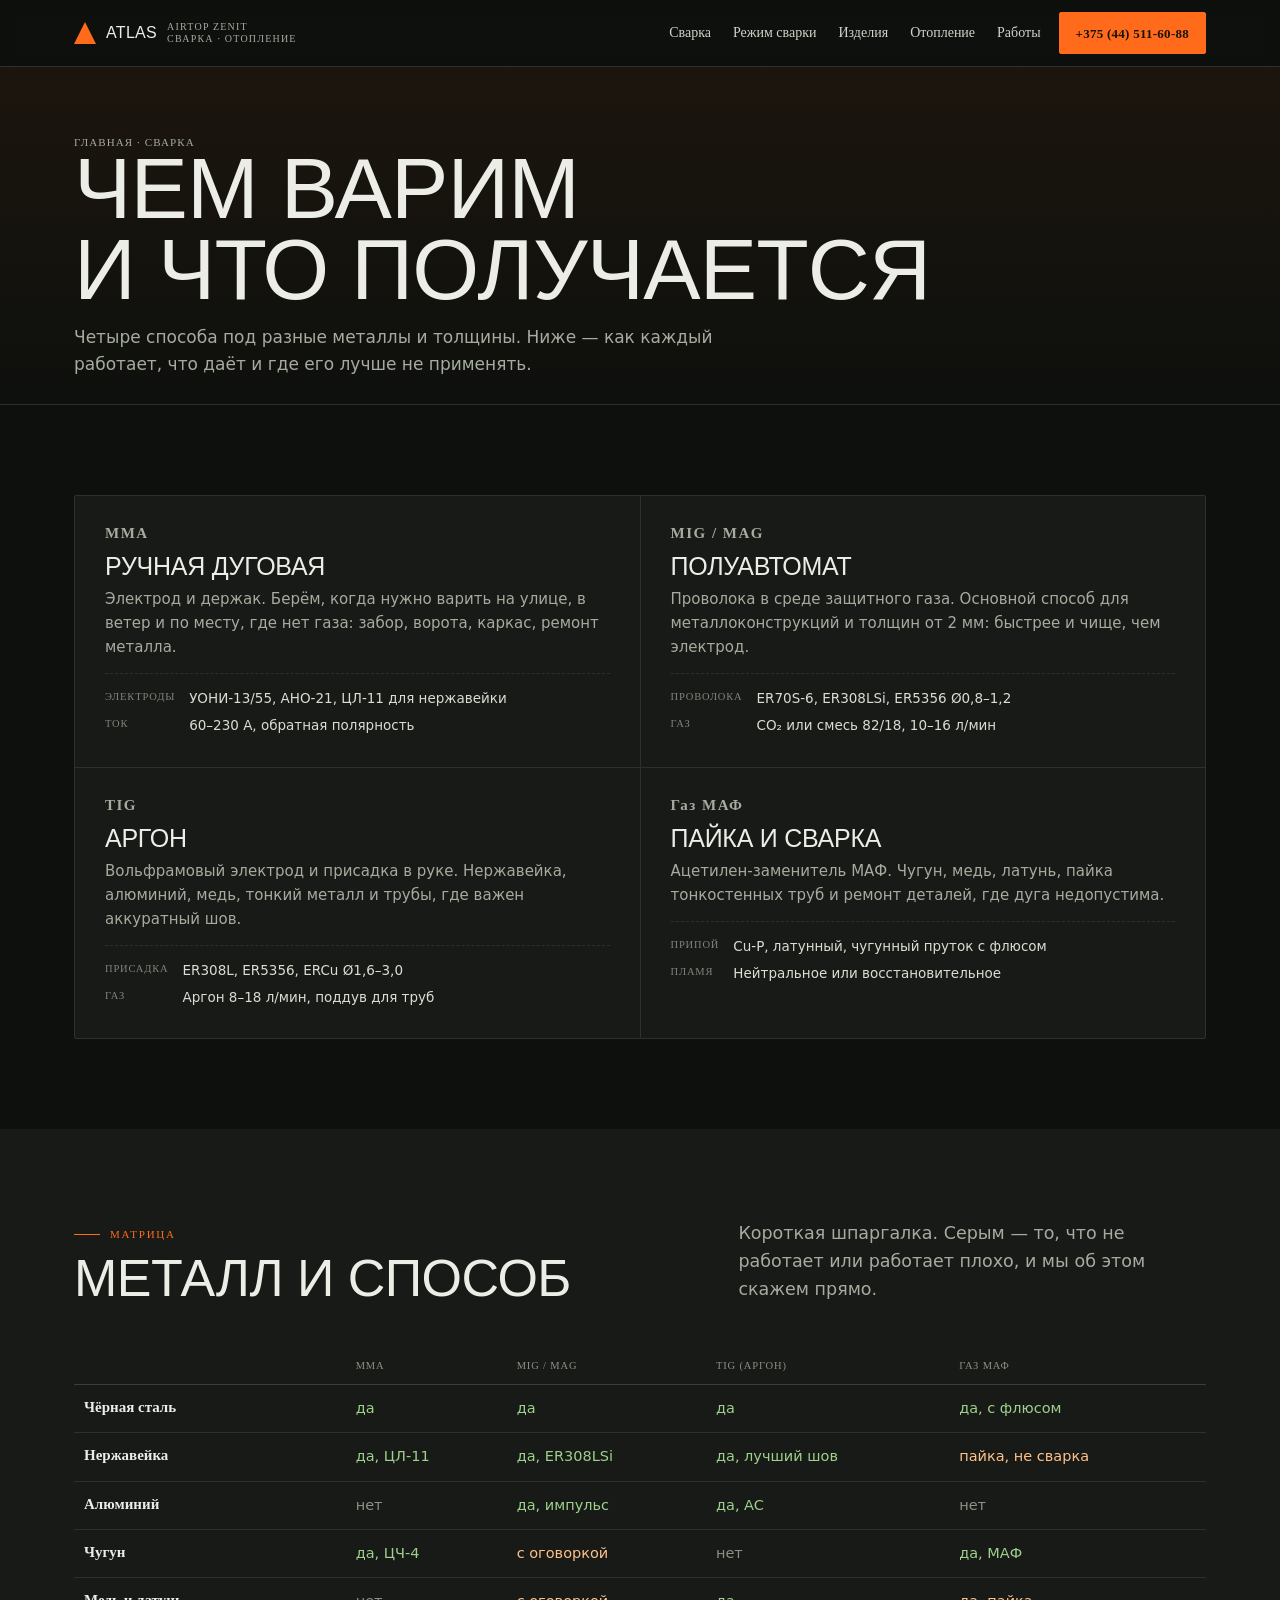
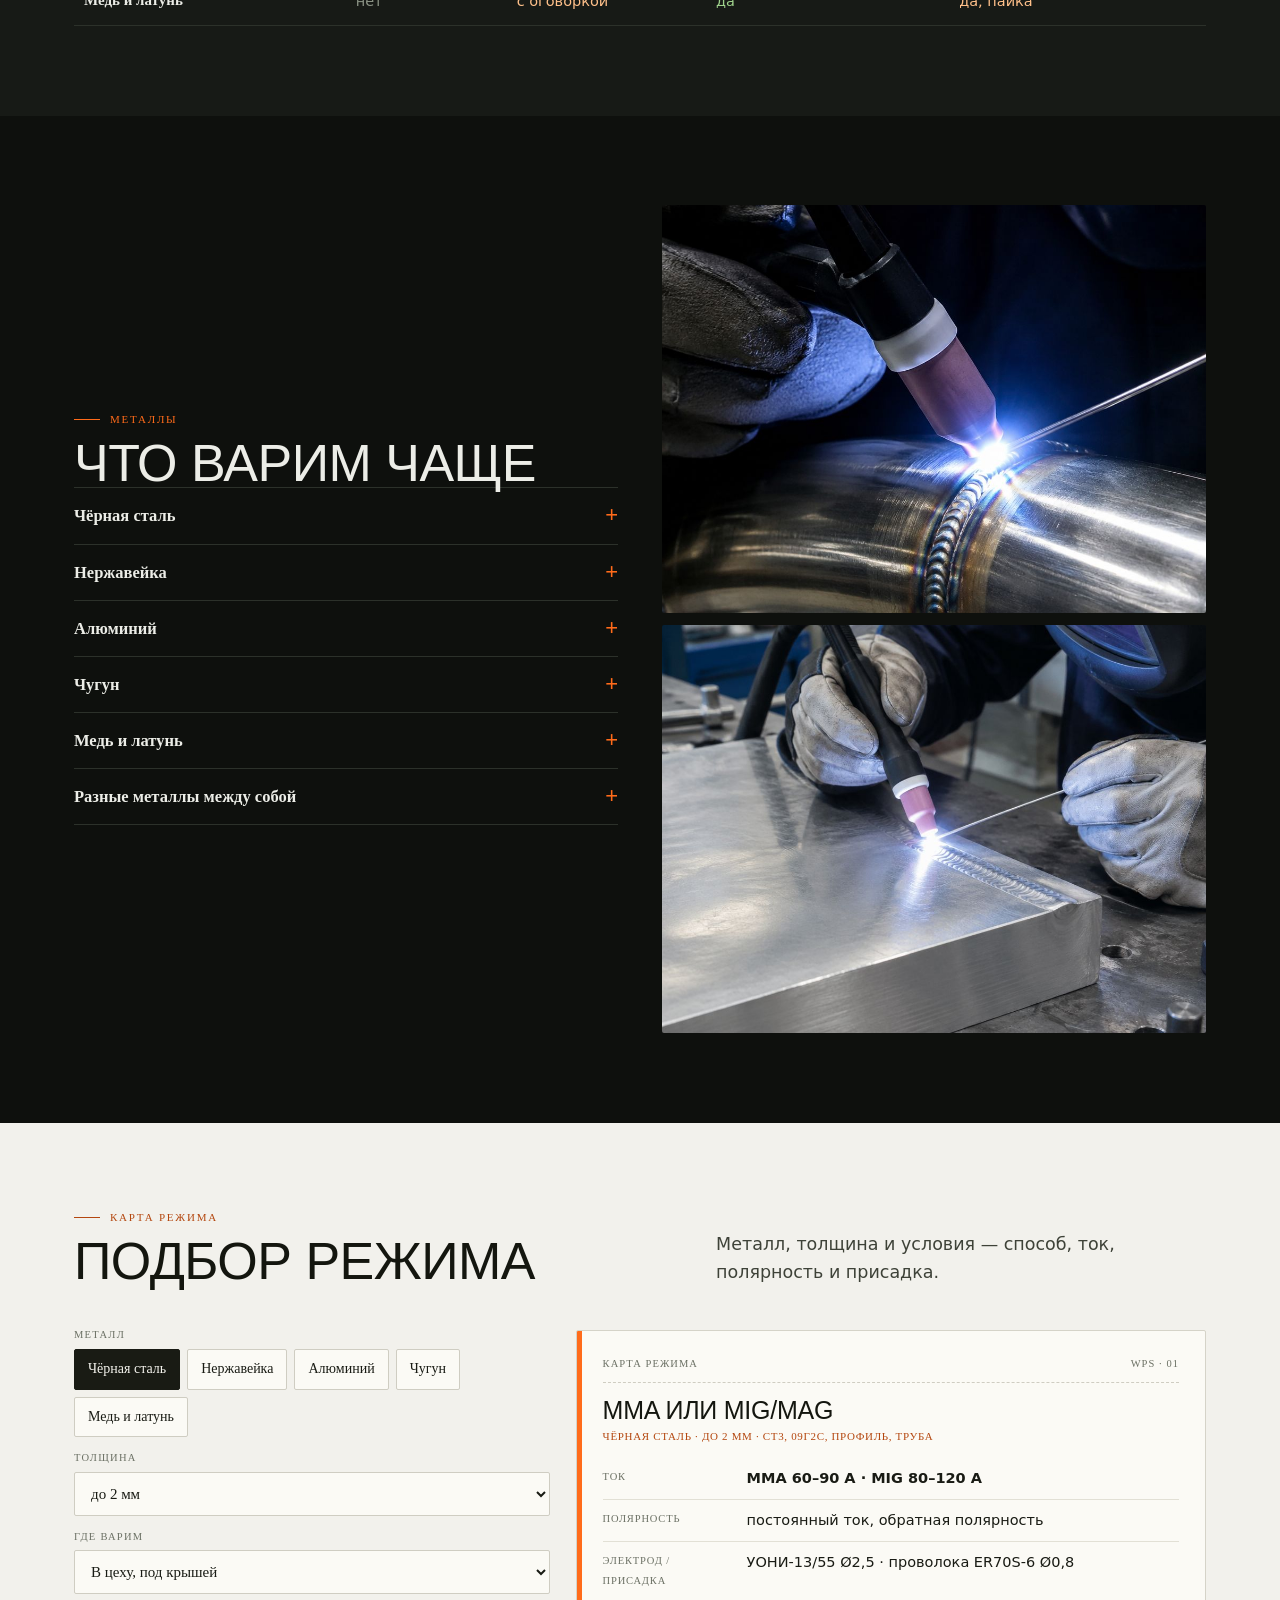
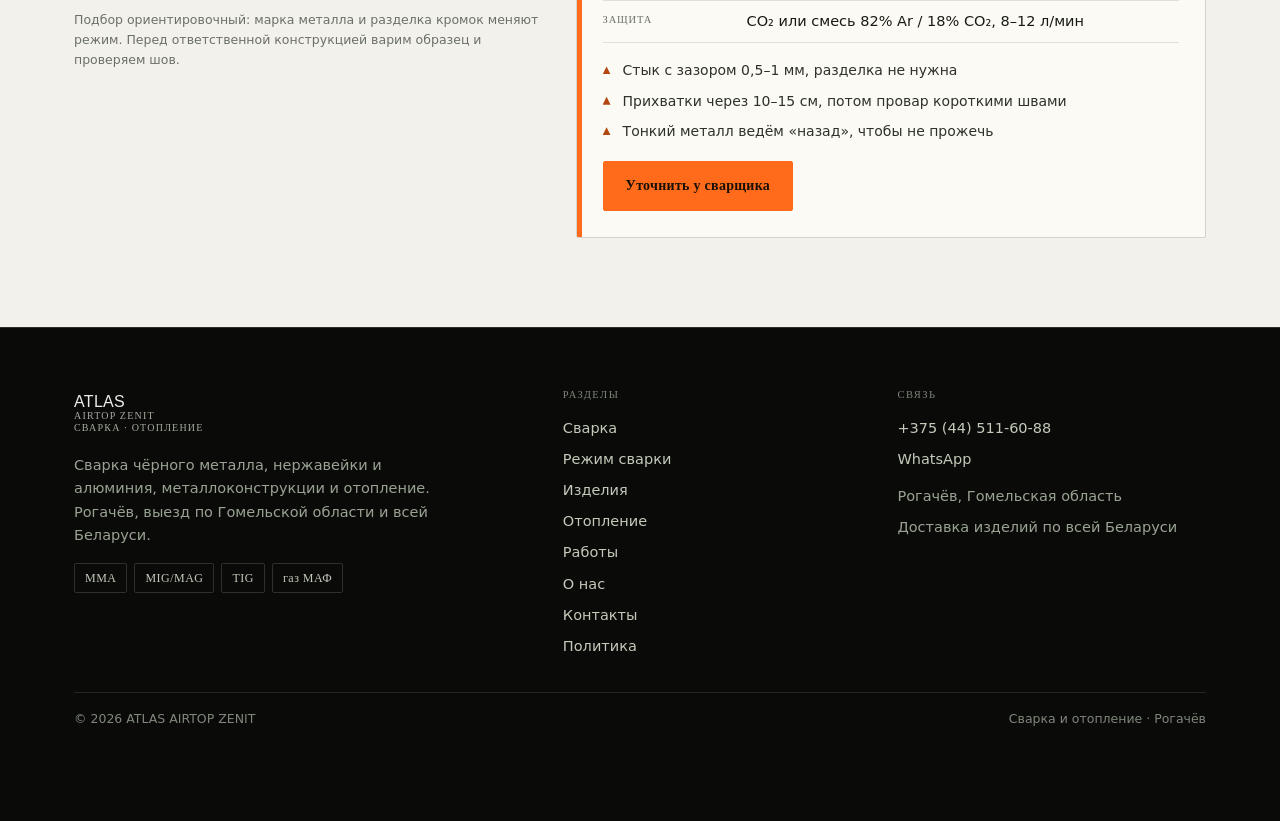
<file: svarka.html>
<!DOCTYPE html><html lang="ru"><head>
<meta charset="utf-8">
<meta name="viewport" content="width=device-width,initial-scale=1">
<title>Сварка — MMA, MIG/MAG, TIG, газ МАФ, все металлы</title>
<meta name="description" content="Сварка чёрной стали, нержавейки, алюминия, чугуна и меди. Ручная дуговая, полуавтомат в защитных газах, аргон, газ МАФ. Выездной сварщик, Рогачёв.">
<meta property="og:title" content="Сварка — MMA, MIG/MAG, TIG, газ МАФ, все металлы"><meta property="og:description" content="Сварка чёрной стали, нержавейки, алюминия, чугуна и меди. Ручная дуговая, полуавтомат в защитных газах, аргон, газ МАФ. Выездной сварщик, Рогачёв.">
<meta property="og:type" content="website">
<link rel="preconnect" href="https://fonts.googleapis.com"><link rel="preconnect" href="https://fonts.gstatic.com" crossorigin>
<style>
:root{--steel:#0E100D;--panel:#171A16;--panel2:#1E221C;--line:#2C312A;--ink:#ECEDE7;--mut:#A5AC9F;--arc:#FF6B1A;--arc2:#FFC08A;--paper:#F2F1EC;--paper2:#E6E4DC;--pink:#17140F}
[hidden]{display:none!important}
*,*::before,*::after{box-sizing:border-box}
html{-webkit-text-size-adjust:100%;scroll-behavior:smooth}
body{margin:0;background:var(--steel);color:var(--ink);font:400 17px/1.6 'Golos Text',system-ui,sans-serif;overflow-x:hidden}
img{max-width:100%;display:block}
a{color:inherit;text-decoration:none}
h1,h2,h3{font-family:'Anton',Impact,sans-serif;font-weight:400;text-transform:uppercase;letter-spacing:-.01em;line-height:.94;margin:0}
h1{font-size:clamp(34px,7.4vw,86px);overflow-wrap:break-word;hyphens:auto}
h2{font-size:clamp(27px,4.4vw,52px)}
h3{font-size:clamp(19px,2.2vw,25px);line-height:1.06}
p{margin:0 0 12px}
.wrap{width:100%;max-width:1220px;margin:0 auto;padding:0 clamp(16px,4vw,44px)}
.section{padding:clamp(48px,7vw,96px) 0}
.section--panel{background:var(--panel)}
.section--light{background:var(--paper);color:#14160F}
.section--light h2,.section--light h3{color:#14160F}
.btn{display:inline-flex;align-items:center;justify-content:center;gap:8px;min-height:50px;padding:0 22px;font:600 14px/1 'Golos Text';letter-spacing:.02em;border:1px solid var(--line);color:var(--ink);border-radius:2px;transition:.16s;cursor:pointer;background:transparent}
.btn--arc{background:var(--arc);border-color:var(--arc);color:#191006}
.btn--arc:hover{background:#FF8236;border-color:#FF8236}
.btn--ghost:hover{border-color:var(--arc);color:var(--arc2)}
.top{position:sticky;top:0;z-index:80;background:rgba(14,16,13,.94);border-bottom:1px solid var(--line);backdrop-filter:blur(8px)}
.top__in{display:flex;align-items:center;gap:18px;min-height:66px}
.logo{display:flex;align-items:center;gap:10px;font:400 16px/1 'Anton',Impact,sans-serif;text-transform:uppercase;letter-spacing:.02em;color:var(--ink);white-space:nowrap;min-width:0;overflow:hidden}
.logo i{width:22px;height:22px;flex:none;background:var(--arc);clip-path:polygon(50% 0,100% 100%,0 100%)}
.logo b{font-weight:400}
.logo span{font:500 10px/1.2 'IBM Plex Mono';letter-spacing:.12em;color:var(--mut);display:block}
.nav{display:none;gap:22px;margin-left:auto;font:500 14px/1 'Golos Text';color:#CFD5C9}
.nav a:hover{color:var(--arc)}
.top .btn{margin-left:auto;min-height:42px;padding:0 16px;font-size:13px}
.burger{display:flex;flex-direction:column;justify-content:center;gap:5px;width:44px;height:44px;margin-left:auto;background:none;border:1px solid var(--line);cursor:pointer;padding:0 11px;border-radius:2px}
.burger span{display:block;height:2px;background:var(--ink)}
@media (min-width:1060px){.nav{display:flex}.burger{display:none}.top .btn{margin-left:0}}
.drawer{position:fixed;inset:0;z-index:120;background:rgba(8,9,7,.86)}
.drawer__inner{position:absolute;inset:0;background:var(--panel);padding:26px clamp(18px,5vw,30px);display:flex;flex-direction:column;gap:4px;overflow-y:auto}
.drawer a{font:400 24px/1.2 'Anton',Impact,sans-serif;text-transform:uppercase;padding:13px 0;border-bottom:1px solid var(--line)}
.drawer__close{align-self:flex-end;width:44px;height:44px;font-size:26px;line-height:1;background:none;border:1px solid var(--line);color:var(--ink);cursor:pointer;margin-bottom:10px}
body.is-locked{overflow:hidden}
.hero{position:relative;min-height:min(88vh,760px);display:flex;align-items:flex-end;overflow:hidden;background:#0A0B09}
.hero__bg{position:absolute;inset:0;width:100%;height:100%;object-fit:cover;object-position:50% 45%;opacity:.9}
.hero::after{content:"";position:absolute;inset:0;background:linear-gradient(96deg,rgba(10,11,9,.93) 0%,rgba(10,11,9,.82) 30%,rgba(10,11,9,.5) 56%,rgba(10,11,9,.12) 80%,rgba(10,11,9,.04) 100%),linear-gradient(180deg,rgba(10,11,9,.45) 0%,rgba(10,11,9,.12) 38%,rgba(10,11,9,.5) 74%,rgba(10,11,9,.9) 100%)}
@media (max-width:759px){.hero::after{background:linear-gradient(180deg,rgba(10,11,9,.74) 0%,rgba(10,11,9,.66) 32%,rgba(10,11,9,.8) 64%,rgba(10,11,9,.96) 100%)}}
.hero__in{position:relative;z-index:2;padding-top:clamp(90px,14vh,150px);padding-bottom:clamp(26px,4vw,48px);width:100%}
.hero h1{max-width:16ch;text-shadow:0 4px 40px rgba(0,0,0,.5)}
.hero h1 em{font-style:normal;color:var(--arc)}
.hero__lead{max-width:46ch;margin:18px 0 24px;color:#DCE0D5;font-size:clamp(15px,1.5vw,18px)}
.hero__cta{display:flex;flex-wrap:wrap;gap:10px}
.hero__row{display:flex;flex-wrap:wrap;gap:10px 28px;margin-top:clamp(24px,4vw,40px);padding-top:18px;border-top:1px solid rgba(236,237,231,.22);font:500 11.5px/1.4 'IBM Plex Mono';letter-spacing:.1em;text-transform:uppercase;color:#B9C0B3}
.seam{height:16px;background-repeat:repeat-x;background-size:32px 16px;background-image:url("data:image/svg+xml;charset=utf-8,%3Csvg xmlns='http://www.w3.org/2000/svg' width='32' height='16'%3E%3Cpath d='M0 14a8 8 0 0 0 16 0 8 8 0 0 0 16 0' fill='none' stroke='%23FF6B1A' stroke-width='2' opacity='.55'/%3E%3C/svg%3E")}
.eyebrow{display:flex;align-items:center;gap:10px;font:500 11px/1 'IBM Plex Mono';letter-spacing:.16em;text-transform:uppercase;color:var(--arc);margin:0 0 14px}
.eyebrow::before{content:"";width:26px;height:1px;background:var(--arc);flex:none}
.section--light .eyebrow{color:#B4470F}
.section--light .eyebrow::before{background:#B4470F}
.sec-head{display:flex;flex-wrap:wrap;gap:18px;justify-content:space-between;align-items:end;margin-bottom:clamp(26px,4vw,44px)}
.lede{color:var(--mut);font-size:clamp(15px,1.5vw,17.5px);max-width:56ch;margin:0}
.section--light .lede{color:#3E4238}
</style>
<link rel="stylesheet" href="assets/css/style.v1.css">
<link rel="icon" href="assets/img/favicon.svg" type="image/svg+xml">
</head><body>
<header class="top"><div class="wrap top__in">
  <a class="logo " href="index.html"><i></i><b>ATLAS</b><span>airtop&nbsp;zenit<br>сварка · отопление</span></a>
  <nav class="nav"><a href="svarka.html">Сварка</a><a href="rezhim.html">Режим сварки</a><a href="izdeliya.html">Изделия</a><a href="otoplenie.html">Отопление</a><a href="raboty.html">Работы</a></nav>
  <a class="btn btn--arc" href="tel:+375445116088">+375 (44) 511-60-88</a>
  <button class="burger" id="burger" aria-label="Меню" aria-expanded="false" aria-controls="drawer"><span></span><span></span><span></span></button>
</div></header>
<section class="phero"><div class="wrap">
<p class="crumbs"><a href="index.html">Главная</a> · Сварка</p>
<h1>Чем варим<br>и что получается</h1><p>Четыре способа под разные металлы и толщины. Ниже — как каждый работает, что даёт и где его лучше не применять.</p></div></section>
<main>
<section class="section"><div class="wrap"><div class="methods"><div class="method"><p class="method__code">MMA</p>
<h3>ручная дуговая</h3><p>Электрод и держак. Берём, когда нужно варить на улице, в ветер и по месту, где нет газа: забор, ворота, каркас, ремонт металла.</p>
<dl><dt>Электроды</dt><dd>УОНИ-13/55, АНО-21, ЦЛ-11 для нержавейки</dd><dt>Ток</dt><dd>60–230 А, обратная полярность</dd></dl></div><div class="method"><p class="method__code">MIG / MAG</p>
<h3>полуавтомат</h3><p>Проволока в среде защитного газа. Основной способ для металлоконструкций и толщин от 2 мм: быстрее и чище, чем электрод.</p>
<dl><dt>Проволока</dt><dd>ER70S-6, ER308LSi, ER5356 Ø0,8–1,2</dd><dt>Газ</dt><dd>CO₂ или смесь 82/18, 10–16 л/мин</dd></dl></div><div class="method"><p class="method__code">TIG</p>
<h3>аргон</h3><p>Вольфрамовый электрод и присадка в руке. Нержавейка, алюминий, медь, тонкий металл и трубы, где важен аккуратный шов.</p>
<dl><dt>Присадка</dt><dd>ER308L, ER5356, ERCu Ø1,6–3,0</dd><dt>Газ</dt><dd>Аргон 8–18 л/мин, поддув для труб</dd></dl></div><div class="method"><p class="method__code">Газ МАФ</p>
<h3>пайка и сварка</h3><p>Ацетилен-заменитель МАФ. Чугун, медь, латунь, пайка тонкостенных труб и ремонт деталей, где дуга недопустима.</p>
<dl><dt>Припой</dt><dd>Cu-P, латунный, чугунный пруток с флюсом</dd><dt>Пламя</dt><dd>Нейтральное или восстановительное</dd></dl></div></div></div></section>
<section class="section section--panel"><div class="wrap">
  <div class="sec-head"><div><p class="eyebrow">Матрица</p><h2>Металл и способ</h2></div>
  <p class="lede" style="max-width:42ch">Короткая шпаргалка. Серым — то, что не работает или работает плохо, и мы об этом скажем прямо.</p></div>
  <div class="matrix"><table><thead><tr><th></th><th>MMA</th><th>MIG / MAG</th><th>TIG (аргон)</th><th>Газ МАФ</th></tr></thead><tbody><tr><th scope="row">Чёрная сталь</th><td class="yes">да</td><td class="yes">да</td><td class="yes">да</td><td class="yes">да, с флюсом</td></tr><tr><th scope="row">Нержавейка</th><td class="yes">да, ЦЛ-11</td><td class="yes">да, ER308LSi</td><td class="yes">да, лучший шов</td><td class="warn">пайка, не сварка</td></tr><tr><th scope="row">Алюминий</th><td class="no">нет</td><td class="yes">да, импульс</td><td class="yes">да, AC</td><td class="no">нет</td></tr><tr><th scope="row">Чугун</th><td class="yes">да, ЦЧ-4</td><td class="warn">с оговоркой</td><td class="no">нет</td><td class="yes">да, МАФ</td></tr><tr><th scope="row">Медь и латунь</th><td class="no">нет</td><td class="warn">с оговоркой</td><td class="yes">да</td><td class="warn">да, пайка</td></tr></tbody></table>
<div class="mtable"><div class="mcard"><h4>Чёрная сталь</h4><div><span>MMA</span><span>да</span></div><div><span>MIG/MAG</span><span>да</span></div><div><span>TIG</span><span>да</span></div><div><span>Газ МАФ</span><span>да, с флюсом</span></div></div><div class="mcard"><h4>Нержавейка</h4><div><span>MMA</span><span>да, ЦЛ-11</span></div><div><span>MIG/MAG</span><span>да, ER308LSi</span></div><div><span>TIG</span><span>да, лучший шов</span></div><div><span>Газ МАФ</span><span>пайка, не сварка</span></div></div><div class="mcard"><h4>Алюминий</h4><div><span>MMA</span><span>нет</span></div><div><span>MIG/MAG</span><span>да, импульс</span></div><div><span>TIG</span><span>да, AC</span></div><div><span>Газ МАФ</span><span>нет</span></div></div><div class="mcard"><h4>Чугун</h4><div><span>MMA</span><span>да, ЦЧ-4</span></div><div><span>MIG/MAG</span><span>с оговоркой</span></div><div><span>TIG</span><span>нет</span></div><div><span>Газ МАФ</span><span>да, МАФ</span></div></div><div class="mcard"><h4>Медь и латунь</h4><div><span>MMA</span><span>нет</span></div><div><span>MIG/MAG</span><span>с оговоркой</span></div><div><span>TIG</span><span>да</span></div><div><span>Газ МАФ</span><span>да, пайка</span></div></div></div></div>
</div></section>
<section class="section"><div class="wrap split">
  <div><p class="eyebrow">Металлы</p><h2>Что варим чаще</h2>
    <div class="acc"><details><summary>Чёрная сталь</summary><p>Ст3, 09Г2С, профильная и круглая труба, уголок, швеллер. Каркасы, навесы, ворота, закладные, усиление проёмов.</p></details><details><summary>Нержавейка</summary><p>AISI 304, 321, 12Х18Н10Т. Ёмкости, кухонные столы, перила, трубы с поддувом аргона. После сварки — травление, чтобы шов не ржавел.</p></details><details><summary>Алюминий</summary><p>АМг, АМЦ, АД31, литые детали. Рамы, козырьки, лодочные узлы, ремонт литых дисков. TIG на переменном токе.</p></details><details><summary>Чугун</summary><p>Корпуса, блоки, станины, радиаторы. Холодная сварка ЦЧ-4 или горячая с подогревом и медленным остыванием.</p></details><details><summary>Медь и латунь</summary><p>Трубы, теплообменники, шины, самовары и бытовая утварь. TIG или пайка МАФ, чаще второе.</p></details><details><summary>Разные металлы между собой</summary><p>Биметалл, сталь с нержавейкой, латунь с медью: подбираем присадку и способ под конкретную пару.</p></details></div></div>
  <div><img src="assets/img/tig.jpg" alt="TIG сварка нержавеющей трубы" loading="lazy" style="aspect-ratio:4/3">
    <img src="assets/img/alu.jpg" alt="Сварка алюминия TIG" loading="lazy" style="aspect-ratio:4/3;margin-top:12px"></div>
</div></section>
<section class="section section--light"><div class="wrap">
  <div class="sec-head"><div><p class="eyebrow">Карта режима</p><h2>Подбор режима</h2></div>
  <p class="lede" style="max-width:44ch">Металл, толщина и условия — способ, ток, полярность и присадка.</p></div>
  <div class="wps" id="wps">
  <div class="wps__ctrl">
    <div><p class="wps__label">Металл</p><div class="metal" id="metalBtns"><button type="button" aria-pressed="true" data-m="steel">Чёрная сталь</button><button type="button" aria-pressed="false" data-m="stainless">Нержавейка</button><button type="button" aria-pressed="false" data-m="alu">Алюминий</button><button type="button" aria-pressed="false" data-m="cast">Чугун</button><button type="button" aria-pressed="false" data-m="copper">Медь и латунь</button></div></div>
    <div><p class="wps__label">Толщина</p><select id="thickSel" aria-label="Толщина металла"><option value="thin">до 2 мм</option><option value="mid">2–5 мм</option><option value="thick">5–10 мм</option><option value="xl">больше 10 мм</option></select></div>
    <div><p class="wps__label">Где варим</p><select id="placeSel" aria-label="Условия">
      <option value="shop">В цеху, под крышей</option>
      <option value="out">На улице, возможен ветер</option>
      <option value="pipe">Труба под давлением, с поддувом</option>
    </select></div>
    <p class="fineprint" style="margin:0">Подбор ориентировочный: марка металла и разделка кромок меняют режим. Перед ответственной конструкцией варим образец и проверяем шов.</p>
  </div>
  <div class="sheet" id="sheet">
    <div class="sheet__top"><span>Карта режима</span><span id="sheetCode">WPS · 01</span></div>
    <h3 id="sheetMethod">—</h3>
    <p class="sheet__pick" id="sheetPick">—</p>
    <dl class="spec2">
      <div><dt>Ток</dt><dd><b id="outCur">—</b></dd></div>
      <div><dt>Полярность</dt><dd id="outPol">—</dd></div>
      <div><dt>Электрод / присадка</dt><dd id="outFill">—</dd></div>
      <div><dt>Защита</dt><dd id="outGas">—</dd></div>
    </dl>
    <ul class="tips" id="outTips"></ul>
    <div class="warnbox" id="outAvo" hidden></div>
    <a class="btn btn--arc" id="wpsCta" href="https://wa.me/375445116088" target="_blank" rel="noopener">Уточнить у сварщика</a>
  </div>
</div>
<script>window.__MODES__={"steel|thin": {"m": "MMA или MIG/MAG", "c": "MMA 60–90 А · MIG 80–120 А", "p": "постоянный ток, обратная полярность", "f": "УОНИ-13/55 Ø2,5 · проволока ER70S-6 Ø0,8", "g": "CO₂ или смесь 82% Ar / 18% CO₂, 8–12 л/мин", "t": ["Стык с зазором 0,5–1 мм, разделка не нужна", "Прихватки через 10–15 см, потом провар короткими швами", "Тонкий металл ведём «назад», чтобы не прожечь"], "a": "Длинный шов в один проход: металл поведёт, и геометрию уже не вернуть."}, "steel|mid": {"m": "MMA или MAG", "c": "MMA 90–140 А · MAG 120–180 А", "p": "постоянный ток, обратная полярность", "f": "УОНИ-13/55 Ø3,0 · проволока ER70S-6 Ø1,0", "g": "Смесь 82/18 или CO₂, 10–14 л/мин", "t": ["Разделка V при толщине от 4 мм, притупление 1,5–2 мм", "Корень, затем заполнение, между проходами — зачистка", "Межпроходная температура не выше 250 °C"], "a": "Варить по ржавчине и краске: поры и непровар гарантированы."}, "steel|thick": {"m": "MMA или MAG, многопроходно", "c": "MMA 140–190 А · MAG 180–260 А", "p": "постоянный ток, обратная полярность", "f": "УОНИ-13/55 Ø4,0 · ER70S-6 Ø1,2", "g": "Смесь 82/18, 12–16 л/мин", "t": ["Разделка V 60°, притупление 2 мм", "Швы кладём «горкой» или каскадом, чтобы не тянуло", "После каждого прохода — зачистка до металла"], "a": "Заполнять разделку валиком за один раз: не проварится корень."}, "steel|xl": {"m": "MMA корень + заполнение, либо MAG", "c": "Корень 110–140 А · заполнение 170–280 А", "p": "постоянный ток, обратная полярность", "f": "УОНИ-13/55 Ø3,0 корень · Ø4,0–5,0 заполнение", "g": "CO₂ или смесь 82/18, 14–18 л/мин", "t": ["Толщина от 20 мм — подогрев 100–150 °C", "Разделка V или X, притупление 2–3 мм", "Контроль межпроходной температуры и порядок швов"], "a": "Варить без разделки «сверху»: корень останется непроваренным."}, "stainless|thin": {"m": "TIG (аргон), DC−", "c": "40–70 А", "p": "постоянный ток, прямая полярность, горелка на «−»", "f": "ER308L Ø1,6", "g": "Аргон 8–10 л/мин, поддув с обратной стороны трубы", "t": ["Кромки обезжирить ацетоном, oxide снять щёткой по нержавейке", "Малая погонная энергия: короткая дуга, быстрый проход", "Поддув аргона обязателен, иначе шов сгорит изнутри"], "a": "Перегрев: шов начинает «ржаветь» из-за потери стойкости."}, "stainless|mid": {"m": "TIG, либо MIG на смеси 98/2", "c": "TIG 70–110 А · MIG 90–140 А", "p": "постоянный ток, прямая полярность", "f": "ER308L Ø2,0 · ER308LSi Ø0,8–1,0", "g": "Аргон 10 л/мин · смесь 98% Ar / 2% CO₂", "t": ["Присадку подаём в ванну, а не в дугу", "Межпроходная температура до 150 °C", "После сварки — травление или паста, затем промывка"], "a": "MIG на CO₂: углерод из газа портит стойкость нержавейки."}, "stainless|thick": {"m": "TIG многопроходно или MMA", "c": "TIG 100–140 А · MMA 80–110 А", "p": "TIG — прямая полярность, MMA — обратная", "f": "ER308L Ø2,4 · электрод ЦЛ-11 Ø3,0", "g": "Аргон 12 л/мин, поддув при сварке труб", "t": ["Разделка V 60°, притупление 1,5–2 мм", "Даём остыть между проходами, не заливаем подряд", "Зачистка каждого прохода щёткой только по нержавейке"], "a": "Форсировать режим ради скорости: получим прожог и межкристаллитную коррозию."}, "stainless|xl": {"m": "TIG корень + MIG импульс на заполнении", "c": "120–170 А", "p": "прямая полярность", "f": "ER308L Ø2,4 · ER308LSi Ø1,0–1,2", "g": "Аргон или смесь 98/2, 12–16 л/мин", "t": ["Корень TIG с поддувом, заполнение — импульсным MIG", "Подогрев не нужен, важна межпроходная температура", "Толщины от 12 мм варим в цеху, не на улице"], "a": "Сварка на сквозняке без поддува: корень выгорит, изнутри будет окалина."}, "alu|thin": {"m": "TIG на переменном токе (AC)", "c": "45–80 А", "p": "переменный ток, баланс очистки 30–40%", "f": "ER5356 или ER4043 Ø1,6", "g": "Аргон 10–12 л/мин", "t": ["Снять оксид щёткой, которая работает только по алюминию", "Присадку подаём быстро, ванна живёт секунды", "Прихватки через 3–5 см: металл ведёт от нагрева"], "a": "Варить алюминий электродом (MMA): оксид не даст провара."}, "alu|mid": {"m": "TIG AC или MIG импульс", "c": "TIG 80–140 А · MIG 130–190 А", "p": "переменный ток для TIG", "f": "ER5356 Ø2,0–2,4 · Ø1,2 для MIG", "g": "Аргон 12–14 л/мин", "t": ["Частоту переменного тока поднимаем на тонком, снижаем на толстом", "Прокладка из нержавейки под шов удерживает ванну", "Чистим шов после сварки, чтобы убрать сажу"], "a": "Экономить на газе: пористость в алюминии видно сразу."}, "alu|thick": {"m": "MIG импульс, подогрев", "c": "180–260 А", "p": "постоянный ток, обратная полярность", "f": "ER5356 Ø1,2", "g": "Аргон 14–18 л/мин", "t": ["Подогрев 80–120 °C перед сваркой", "Разделка V, притупление 2 мм", "Импульсный режим, чтобы не прожечь и проварить корень"], "a": "Варить на «голом» постоянном токе без импульса: прожог и брызги."}, "alu|xl": {"m": "MIG импульс, подогрев, цех", "c": "240–320 А", "p": "постоянный ток, обратная полярность", "f": "ER5356 Ø1,2–1,6", "g": "Аргон 18–20 л/мин", "t": ["Подогрев 100–150 °C и контроль температуры между проходами", "Подкладка или поддув: ванна очень текучая", "Толщины больше 12 мм берём в работу в цеху"], "a": "Обещать такой шов «на выезде у забора»: нужен подогрев и стабильная защита."}, "cast|thin": {"m": "Газовая пайка МАФ или холодная сварка", "c": "90–120 А при MMA", "p": "постоянный ток, обратная полярность", "f": "ЦЧ-4 Ø3,0 · чугунный пруток с флюсом", "g": "Пламя МАФ, восстановительная зона", "t": ["Шов короткими участками 20–30 мм с проковкой", "Деталь подогреваем до 300–400 °C перед сваркой", "Охлаждаем медленно: под слоем асбеста или в песке"], "a": "Резкое охлаждение и длинные швы: чугун трескается рядом со швом."}, "cast|mid": {"m": "Газовая пайка МАФ или MMA холодным способом", "c": "90–130 А", "p": "постоянный ток, обратная полярность", "f": "ЦЧ-4 Ø3,0–4,0 · пруток с флюсом", "g": "МАФ, нейтральное пламя", "t": ["Кромки разделать, снять графит до блеска", "Варим участками, даём остыть до 60–80 °C", "Проковка шва молотком снижает напряжения"], "a": "Варить сплошным швом на весу: трещина пойдёт по основному металлу."}, "cast|thick": {"m": "Горячая сварка с подогревом", "c": "120–160 А", "p": "постоянный ток, обратная полярность", "f": "ЦЧ-4 · пруток чугунный", "g": "МАФ или MMA с подогревом", "t": ["Подогрев 400–500 °C по всей детали, не локально", "Сварка в один слой с проковкой", "Медленное охлаждение в термосе или песке"], "a": "Локальный нагрев толстой детали: напряжения и трещины по кромке."}, "cast|xl": {"m": "Горячая сварка, цех", "c": "140–180 А", "p": "постоянный ток, обратная полярность", "f": "ЦЧ-4 Ø4,0 · пруток с флюсом", "g": "МАФ, нейтральное или восстановительное пламя", "t": ["Полный подогрев детали до 400–600 °C", "Сварка блоками, проковка, контроль температуры", "Остывание в течение нескольких часов"], "a": "Браться за такой ремонт без печи и контроля: проще заменить деталь."}, "copper|thin": {"m": "TIG DC− или пайка", "c": "50–90 А", "p": "постоянный ток, прямая полярность", "f": "ERCu Ø1,6–2,0 · при пайке — Cu-P припой", "g": "Аргон 8–10 л/мин", "t": ["Медь отводит тепло: мощность выше, чем кажется нужной", "Кромки зачищаем до блеска, обезжириваем", "Пайка часто выгоднее сварки на трубках малого диаметра"], "a": "Экономить на зачистке: медь мгновенно отдаёт тепло и окисляется."}, "copper|mid": {"m": "TIG DC− с подогревом", "c": "90–140 А", "p": "постоянный ток, прямая полярность", "f": "ERCu или ERCuSi-A Ø2,0–3,0", "g": "Аргон 10–12 л/мин", "t": ["Подогрев 200–300 °C облегчает ванну", "Присадку подаём без обрыва дуги", "После сварки — зачистка и промывка от флюса"], "a": "Перегревать латунь: цинк испаряется, шов становится пористым."}, "copper|thick": {"m": "TIG с подогревом", "c": "120–170 А", "p": "постоянный ток, прямая полярность", "f": "ERCu Ø3,0", "g": "Аргон 12–14 л/мин", "t": ["Подогрев 250–350 °C, контроль по цвету", "Разделка U или V, притупление 2 мм", "Многопроходно с зачисткой между проходами"], "a": "Варить без подогрева: тепла уходит в массив детали, провара нет."}, "copper|xl": {"m": "TIG или газовая сварка с подогревом", "c": "150–220 А", "p": "прямая полярность", "f": "ERCu Ø3,0–4,0", "g": "Аргон 14–18 л/мин, поддув для толстостенных", "t": ["Подогрев 300–400 °C, лучше в цеху", "Сварка блоками с проковкой", "Контроль температуры между проходами"], "a": "Работать с толстой медью на улице: не удержать температуру."}};window.__METALS__=[["steel", "Чёрная сталь", "Ст3, 09Г2С, профиль, труба"], ["stainless", "Нержавейка", "AISI 304, 321, 12Х18Н10Т"], ["alu", "Алюминий", "АМг2, АМЦ, АД31"], ["cast", "Чугун", "СЧ20, ВЧ50, корпуса"], ["copper", "Медь и латунь", "трубы, теплообменники"]];window.__THICKS__=[["thin", "до 2 мм"], ["mid", "2–5 мм"], ["thick", "5–10 мм"], ["xl", "больше 10 мм"]];</script>
</div></section>
</main>
<div class="drawer" id="drawer" hidden>
  <div class="drawer__inner" role="dialog" aria-modal="true" aria-label="Меню">
    <button class="drawer__close" id="drawerClose" aria-label="Закрыть меню">×</button>
    <a href="svarka.html">Сварка</a><a href="rezhim.html">Режим сварки</a><a href="izdeliya.html">Изделия</a><a href="otoplenie.html">Отопление</a><a href="raboty.html">Работы</a><a href="o-kompanii.html">О нас</a><a href="kontakty.html">Контакты</a>
    <a href="tel:+375445116088" style="color:var(--arc)">+375 (44) 511-60-88</a>
  </div>
</div>
<footer class="foot"><div class="wrap"><div class="foot__grid">
  <div><a class="logo " href="index.html"><i></i><b>ATLAS</b><span>airtop&nbsp;zenit<br>сварка · отопление</span></a>
    <p style="margin:16px 0 0;max-width:40ch;color:#9AA294">Сварка чёрного металла, нержавейки и алюминия, металлоконструкции и отопление. Рогачёв, выезд по Гомельской области и всей Беларуси.</p>
    <div class="tags" style="margin-top:16px"><span>MMA</span><span>MIG/MAG</span><span>TIG</span><span>газ МАФ</span></div></div>
  <div><h4>Разделы</h4><a href="svarka.html">Сварка</a><a href="rezhim.html">Режим сварки</a><a href="izdeliya.html">Изделия</a><a href="otoplenie.html">Отопление</a><a href="raboty.html">Работы</a><a href="o-kompanii.html">О нас</a><a href="kontakty.html">Контакты</a><a href="politika.html">Политика</a></div>
  <div><h4>Связь</h4><a href="tel:+375445116088">+375 (44) 511-60-88</a>
    <a href="https://wa.me/375445116088" target="_blank" rel="noopener">WhatsApp</a>
    <p style="margin:10px 0 0;color:#9AA294">Рогачёв, Гомельская область</p>
    <p style="margin:8px 0 0;color:#9AA294">Доставка изделий по всей Беларуси</p></div>
</div>
<div class="foot__b"><span>© 2026 ATLAS AIRTOP ZENIT</span><span>Сварка и отопление · Рогачёв</span></div>
</div></footer>
<div class="fbar">
  <a class="btn btn--arc" href="tel:+375445116088">Позвонить</a>
  <a class="btn btn--ghost" href="https://wa.me/375445116088" target="_blank" rel="noopener">WhatsApp</a>
  <a class="btn btn--ghost" href="rezhim.html">Режим</a>
</div>
<script src="assets/js/main.v1.js"></script>
</file>
<file: assets/css/style.v1.css>
.methods{display:grid;gap:1px;background:var(--line);border:1px solid var(--line);border-radius:2px;overflow:hidden}
@media (min-width:880px){.methods{grid-template-columns:repeat(2,minmax(0,1fr))}}
.method{background:var(--panel);padding:clamp(18px,2.6vw,30px);position:relative;min-width:0}
.method:hover{background:var(--panel2)}
.method__code{font:600 12px/1 'IBM Plex Mono';letter-spacing:.1em;color:var(--arc);margin-bottom:10px}
.method h3{margin-bottom:8px}
.method p{color:var(--mut);font-size:15px;margin:0 0 12px}
.method dl{display:grid;grid-template-columns:auto minmax(0,1fr);gap:5px 14px;margin:14px 0 0;padding-top:14px;border-top:1px dashed var(--line);font-size:13.5px}
.method dt{font:500 10.5px/1.7 'IBM Plex Mono';letter-spacing:.08em;text-transform:uppercase;color:#7F877B}
.method dd{margin:0;color:#D9DED2}
.matrix{margin-top:clamp(24px,4vw,40px)}
.matrix table{width:100%;border-collapse:collapse;font-size:14.5px}
.matrix th,.matrix td{padding:12px 10px;text-align:left;border-bottom:1px solid var(--line);vertical-align:top}
.matrix thead th{font:500 10.5px/1.3 'IBM Plex Mono';letter-spacing:.08em;text-transform:uppercase;color:#8A9284;border-bottom:1px solid #3A4036}
.matrix tbody th{font:600 15px/1.35 'Golos Text';color:var(--ink);width:24%}
.yes{color:#9ED18B}.no{color:#8A9284}.warn{color:var(--arc2)}
.mtable{display:none}
@media (max-width:759px){.matrix table{display:none}.mtable{display:grid;gap:10px}
.mcard{border:1px solid var(--line);border-radius:2px;padding:14px 16px;background:var(--panel)}
.mcard h4{margin:0 0 8px;font:600 16px/1.3 'Golos Text'}
.mcard div{display:flex;justify-content:space-between;gap:12px;font-size:13.5px;padding:3px 0;border-top:1px solid #242821}
.mcard span:first-child{font:500 10.5px/1.9 'IBM Plex Mono';letter-spacing:.08em;text-transform:uppercase;color:#8A9284}}

.wps{display:grid;gap:clamp(16px,2.6vw,26px);grid-template-columns:minmax(0,1fr)}
@media (min-width:920px){.wps{grid-template-columns:minmax(0,.86fr) minmax(0,1.14fr)}}
.wps__ctrl{display:grid;gap:16px;align-content:start}
.wps__label{font:500 10.5px/1 'IBM Plex Mono';letter-spacing:.12em;text-transform:uppercase;color:#6B7064;margin-bottom:8px}
.metal{display:flex;flex-wrap:wrap;gap:7px}
.metal button{font:500 14px/1.2 'Golos Text';padding:11px 13px;border:1px solid #CFCDC2;background:#FBFAF5;color:#191B14;border-radius:2px;cursor:pointer;text-align:left}
.metal button:hover{border-color:#191B14}
.metal button[aria-pressed="true"]{background:#191B14;border-color:#191B14;color:#F4F3ED}
.wps select{width:100%;min-width:0;font:500 15px/1 'Golos Text';padding:12px;border:1px solid #CFCDC2;background:#FBFAF5;color:#191B14;border-radius:2px}
.sheet{background:#FBFAF5;border:1px solid #D5D3C8;border-radius:2px;padding:clamp(16px,2.4vw,26px);position:relative;overflow:hidden}
.sheet::before{content:"";position:absolute;left:0;top:0;bottom:0;width:5px;background:var(--arc)}
.sheet__top{display:flex;flex-wrap:wrap;gap:6px;justify-content:space-between;font:500 10.5px/1.4 'IBM Plex Mono';letter-spacing:.1em;text-transform:uppercase;color:#6B7064;border-bottom:1px dashed #CFCDC2;padding-bottom:10px;margin-bottom:14px}
.sheet h3{color:#14160F;margin-bottom:4px}
.sheet__pick{font:500 11px/1.5 'IBM Plex Mono';letter-spacing:.06em;text-transform:uppercase;color:#B4470F;margin:0 0 14px}
.spec2{display:grid;gap:0;margin:0}
.spec2 div{display:grid;grid-template-columns:minmax(0,132px) minmax(0,1fr);gap:12px;padding:9px 0;border-bottom:1px solid #E2E0D5;font-size:14.5px;color:#191B14}
@media (max-width:420px){.spec2 div{grid-template-columns:minmax(0,1fr);gap:2px}}
.spec2 dt{font:500 10.5px/1.9 'IBM Plex Mono';letter-spacing:.08em;text-transform:uppercase;color:#6B7064}
.spec2 b{font-weight:600}
.spec2 dd{margin:0}
.tips{margin:16px 0 0;padding:0;list-style:none;display:grid;gap:8px}
.tips li{position:relative;padding-left:20px;font-size:14px;color:#2E3229}
.tips li::before{content:"";position:absolute;left:0;top:7px;width:8px;height:8px;background:#B4470F;clip-path:polygon(50% 0,100% 100%,0 100%)}
.warnbox{margin-top:16px;padding:12px 14px;background:#F5EDE3;border-left:3px solid var(--arc);font-size:13.5px;color:#4A3A2C}
.sheet .btn{margin-top:18px}
.fineprint{font-size:12.5px;color:#6B7064;margin-top:14px}

.works{display:grid;gap:12px;grid-template-columns:repeat(2,minmax(0,1fr))}
@media (min-width:820px){.works{grid-template-columns:repeat(3,minmax(0,1fr))}}
.works figure{margin:0;position:relative;overflow:hidden;background:#0A0B09}
.works img{width:100%;height:100%;aspect-ratio:1/1;object-fit:cover;transition:transform .6s ease,filter .6s;filter:grayscale(.15) contrast(1.05)}
.works figure:hover img{transform:scale(1.05);filter:none}
.works figcaption{position:absolute;left:0;right:0;bottom:0;padding:26px 12px 10px;font:500 11px/1.3 'IBM Plex Mono';letter-spacing:.08em;text-transform:uppercase;color:#E8EAE2;background:linear-gradient(0deg,rgba(8,9,7,.9),transparent)}
.tags{display:flex;flex-wrap:wrap;gap:7px;margin-top:18px}
.tags span{font:500 12px/1 'IBM Plex Mono';letter-spacing:.04em;padding:8px 10px;border:1px solid var(--line);color:#C4CABA;border-radius:2px}
.acc{display:grid;gap:0;border-top:1px solid var(--line)}
.acc details{border-bottom:1px solid var(--line)}
.acc summary{cursor:pointer;list-style:none;display:flex;gap:14px;align-items:start;justify-content:space-between;padding:16px 0;font:600 16.5px/1.4 'Golos Text'}
.acc summary::-webkit-details-marker{display:none}
.acc summary::after{content:"+";font:400 22px/1 'Anton',Impact,sans-serif;color:var(--arc);flex:none}
.acc details[open] summary::after{content:"–"}
.acc p{margin:0 0 16px;color:var(--mut);max-width:66ch;font-size:15px}
.steps{display:grid;gap:1px;background:var(--line);border:1px solid var(--line);border-radius:2px;overflow:hidden;counter-reset:st}
@media (min-width:760px){.steps{grid-template-columns:repeat(2,minmax(0,1fr))}}
.step{background:var(--panel);padding:clamp(18px,2.6vw,26px);counter-increment:st}
.step::before{content:"0" counter(st);display:block;font:600 11.5px/1 'IBM Plex Mono';letter-spacing:.1em;color:var(--arc);margin-bottom:9px}
.step p{color:var(--mut);font-size:14.5px;margin:6px 0 0}
.split{display:grid;gap:clamp(20px,4vw,44px);grid-template-columns:minmax(0,1fr);align-items:center}
@media (min-width:880px){.split{grid-template-columns:minmax(0,1fr) minmax(0,1fr)}}
.split img{width:100%;border-radius:2px;object-fit:cover}

.form{display:grid;gap:10px;grid-template-columns:minmax(0,1fr);background:var(--panel);border:1px solid var(--line);padding:clamp(16px,2.6vw,26px);border-radius:2px}
@media (min-width:620px){.form{grid-template-columns:repeat(2,minmax(0,1fr))}}
.form .full{grid-column:1/-1}
.form input,.form select,.form textarea{width:100%;min-width:0;font:500 15px/1.4 'Golos Text';padding:13px;border:1px solid var(--line);background:#11140F;color:var(--ink);border-radius:2px}
.form input::placeholder,.form textarea::placeholder{color:#7F877B}
.form textarea{min-height:92px;resize:vertical}
.form__msg{grid-column:1/-1;font-size:13.5px;color:var(--arc2);min-height:18px}
.section--light .form{background:#FBFAF5;border-color:#D5D3C8}
.section--light .form input,.section--light .form select,.section--light .form textarea{background:#fff;border-color:#CFCDC2;color:#191B14}
.foot{background:#0A0B09;border-top:1px solid var(--line);padding:clamp(34px,5vw,62px) 0 92px;font-size:14.5px;color:#C4CABA}
.foot a{display:block;padding:4px 0}
.foot a:hover{color:var(--arc)}
.foot__grid{display:grid;gap:26px;grid-template-columns:minmax(0,1fr)}
@media (min-width:820px){.foot__grid{grid-template-columns:minmax(0,1.5fr) minmax(0,1fr) minmax(0,1fr)}}
.foot h4{font:500 10.5px/1 'IBM Plex Mono';letter-spacing:.14em;text-transform:uppercase;color:#7F877B;margin:0 0 12px}
.foot__b{display:flex;flex-wrap:wrap;gap:8px 24px;justify-content:space-between;border-top:1px solid #23271F;margin-top:30px;padding-top:16px;font-size:12.5px;color:#7F877B}
.fbar{position:fixed;left:0;right:0;bottom:0;z-index:90;display:grid;grid-template-columns:repeat(3,minmax(0,1fr));gap:8px;padding:8px 10px;background:rgba(14,16,13,.97);border-top:1px solid var(--line)}
.fbar .btn{min-height:44px;padding:0 6px;font-size:13px}
.fbar .btn--arc{border-color:var(--arc)}
@media (min-width:1000px){.fbar{display:none}body{padding-bottom:0}}
@media (max-width:999px){body{padding-bottom:74px}}
.phero{padding:clamp(30px,4.4vw,58px) 0 clamp(18px,2.4vw,26px);border-bottom:1px solid var(--line);background:linear-gradient(180deg,rgba(255,107,26,.06),transparent)}
.crumbs{font:500 11px/1 'IBM Plex Mono';letter-spacing:.1em;text-transform:uppercase;color:#8A9284;margin:0 0 14px}
.phero p{color:var(--mut);max-width:64ch;margin:14px 0 0}
.phero h1{overflow-wrap:anywhere;hyphens:auto}
@media (max-width:430px){.phero h1{font-size:clamp(28px,8.4vw,40px)}}
@media (max-width:520px){.logo span{display:none}.logo{font-size:14px}}
</file>
